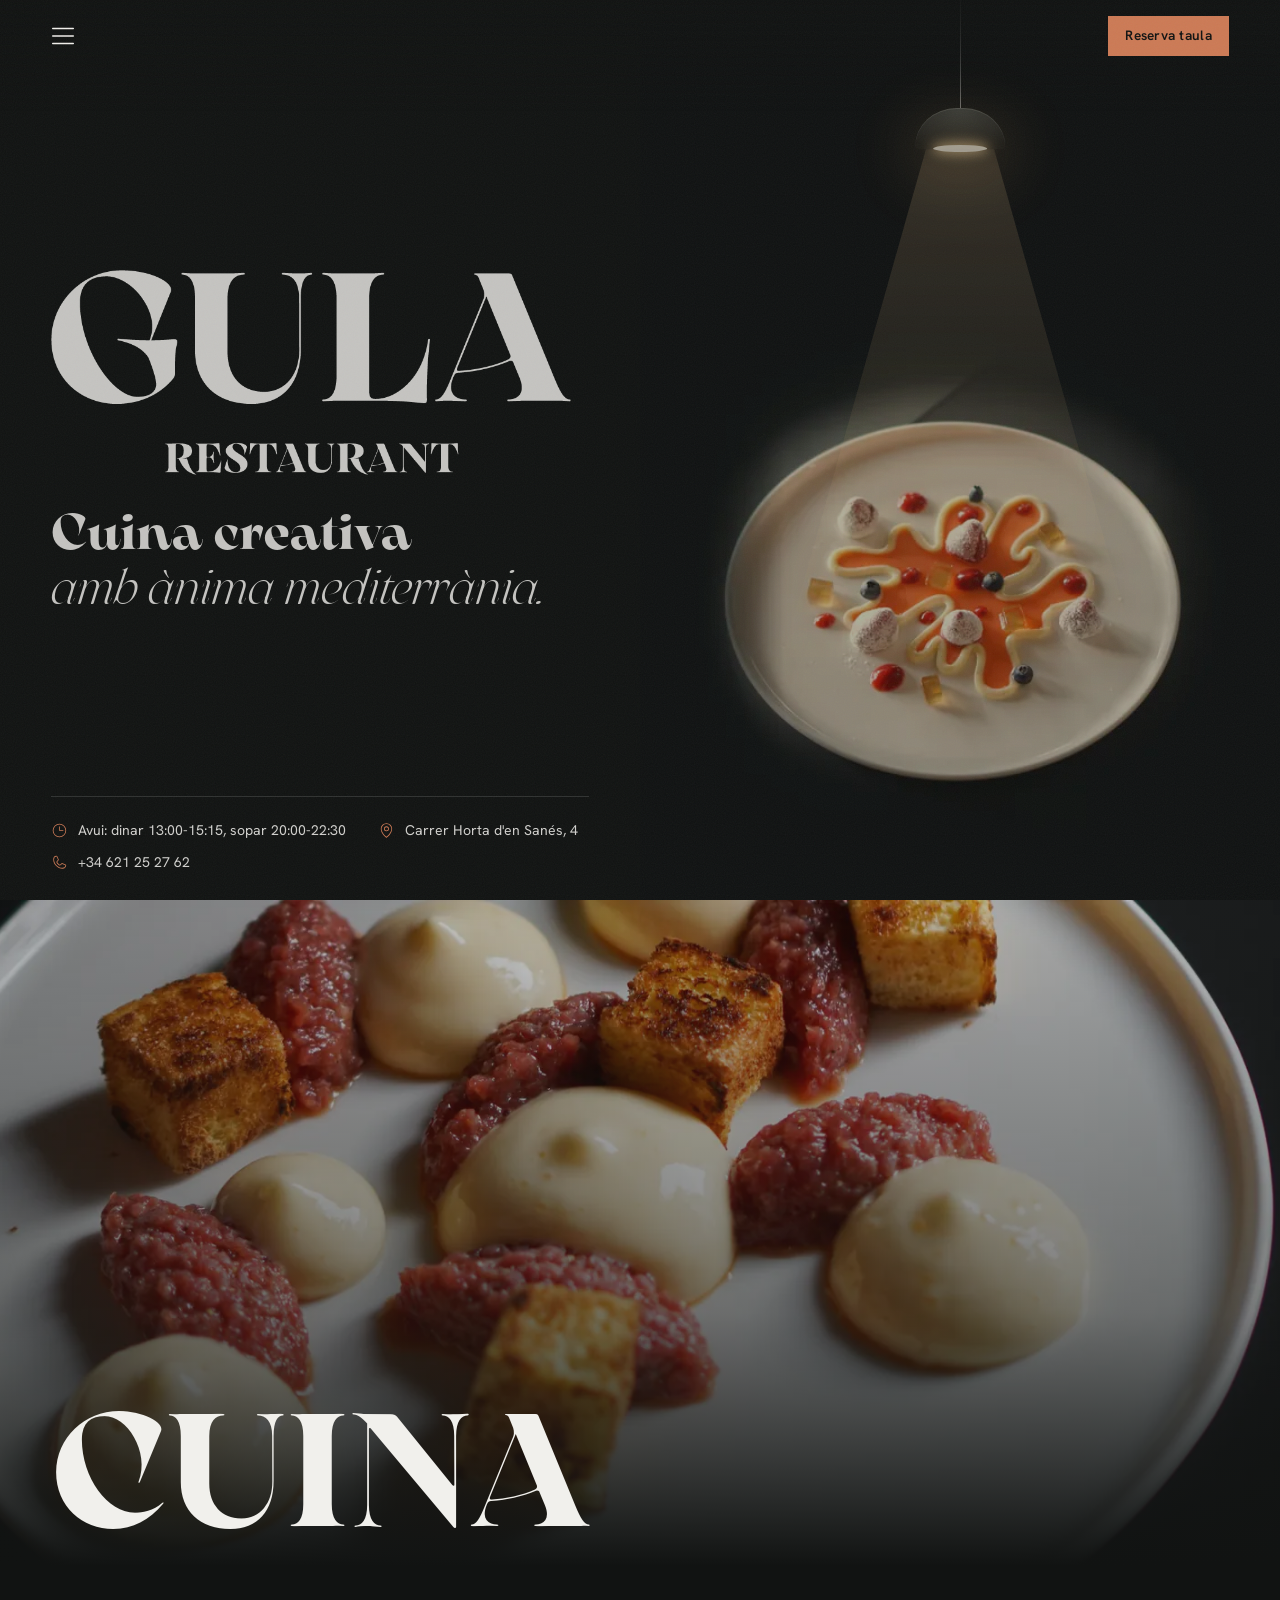
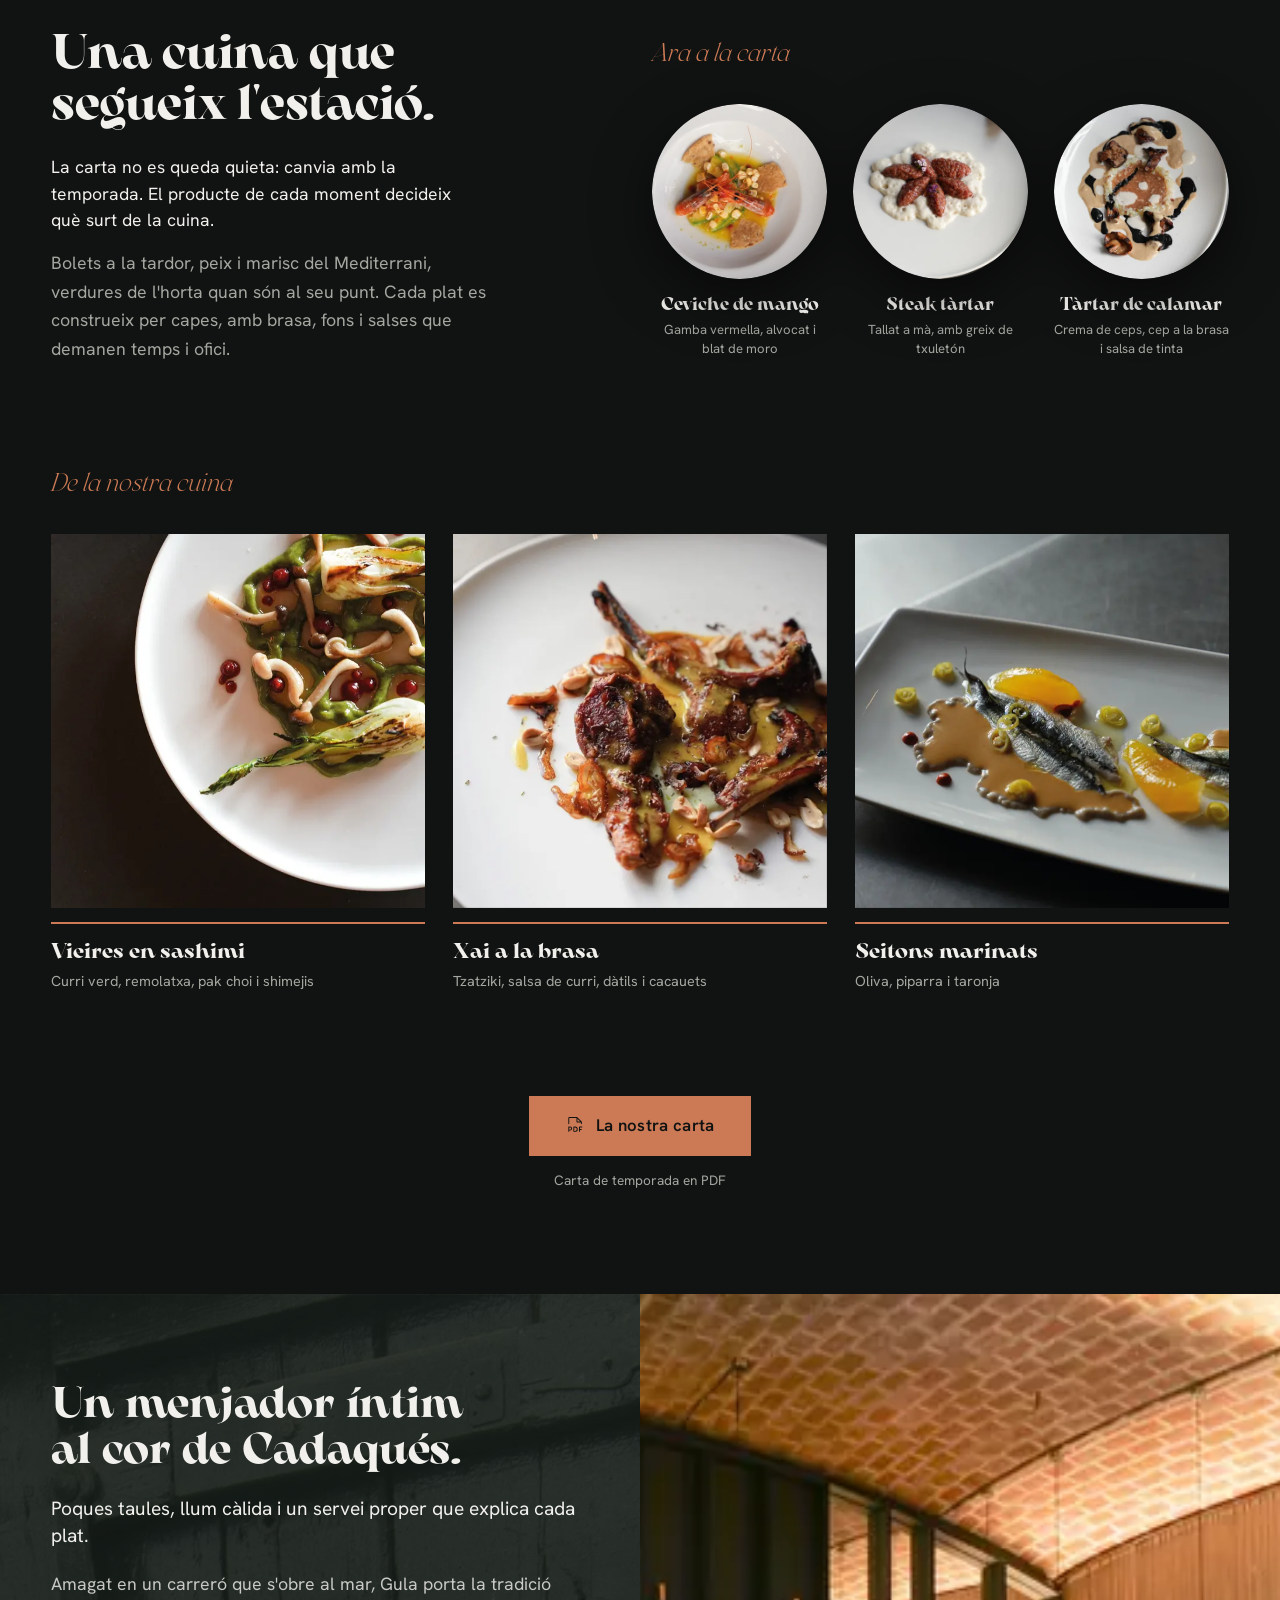
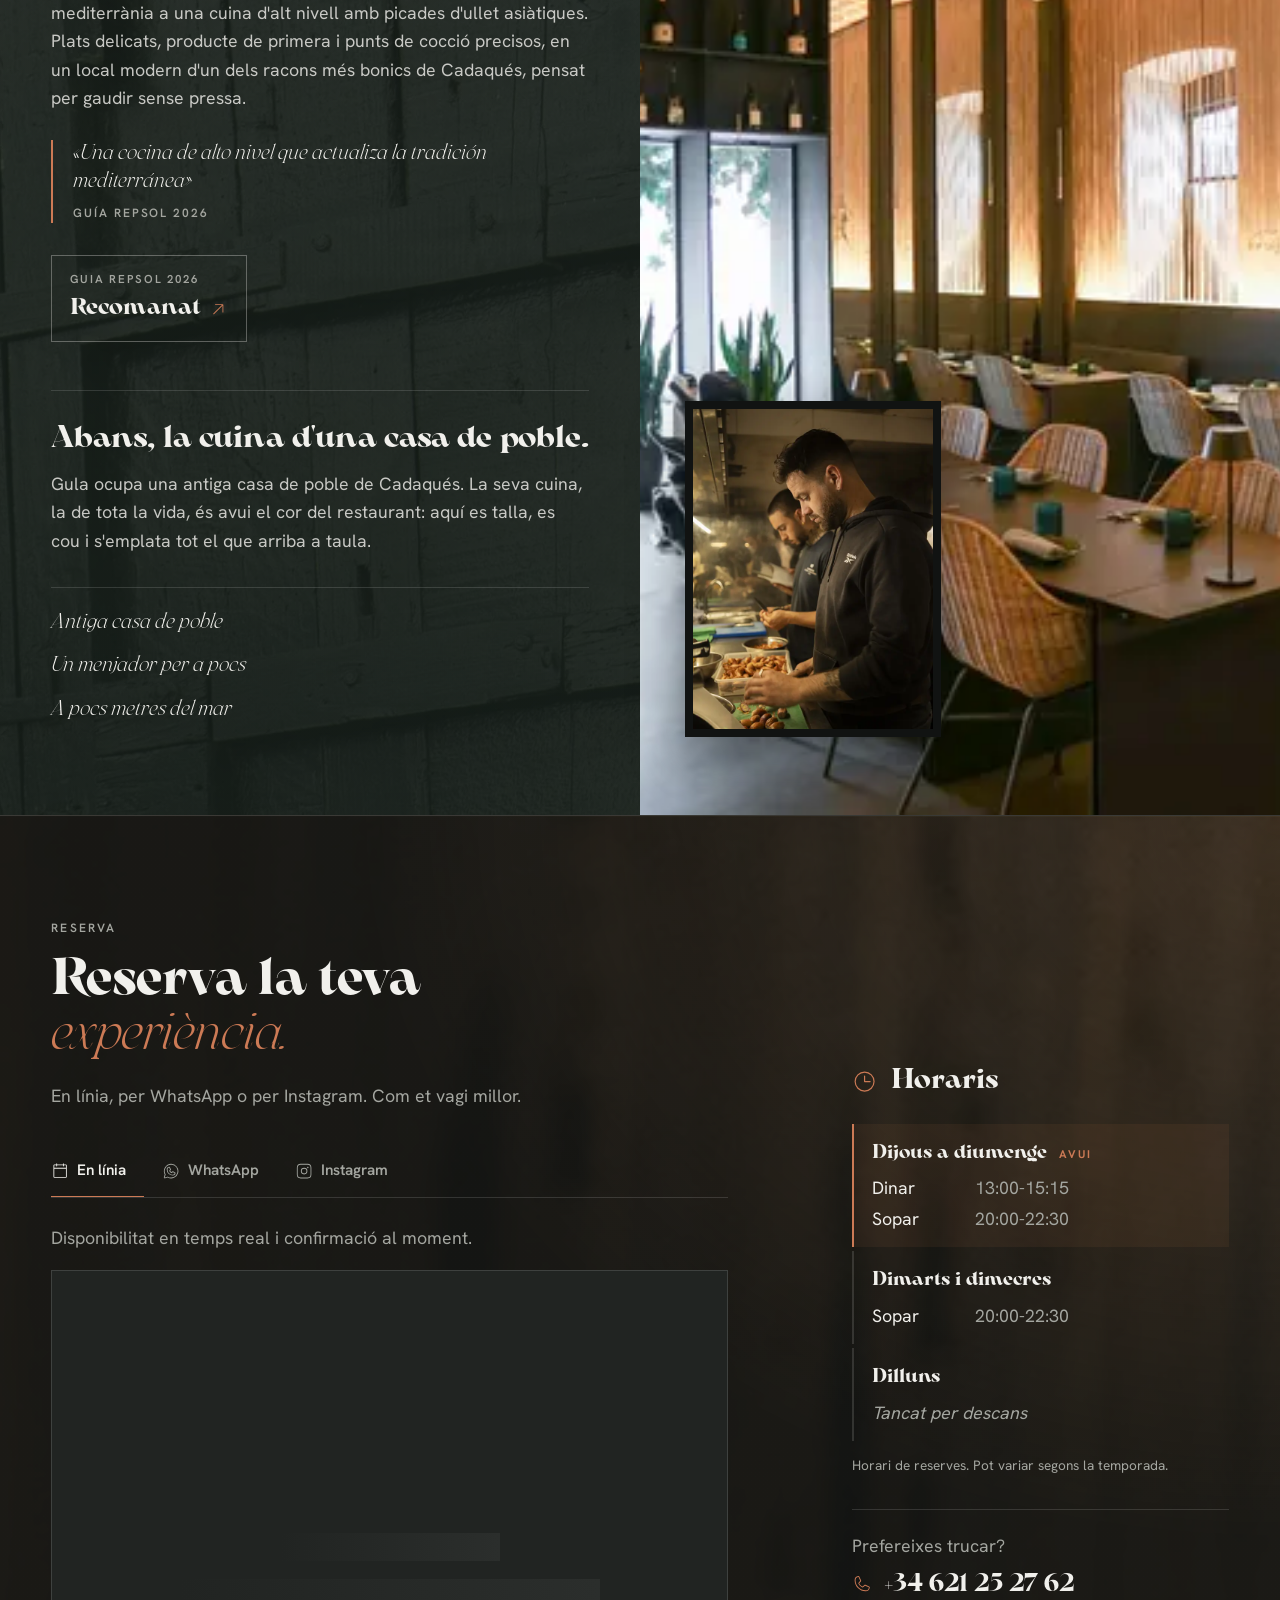
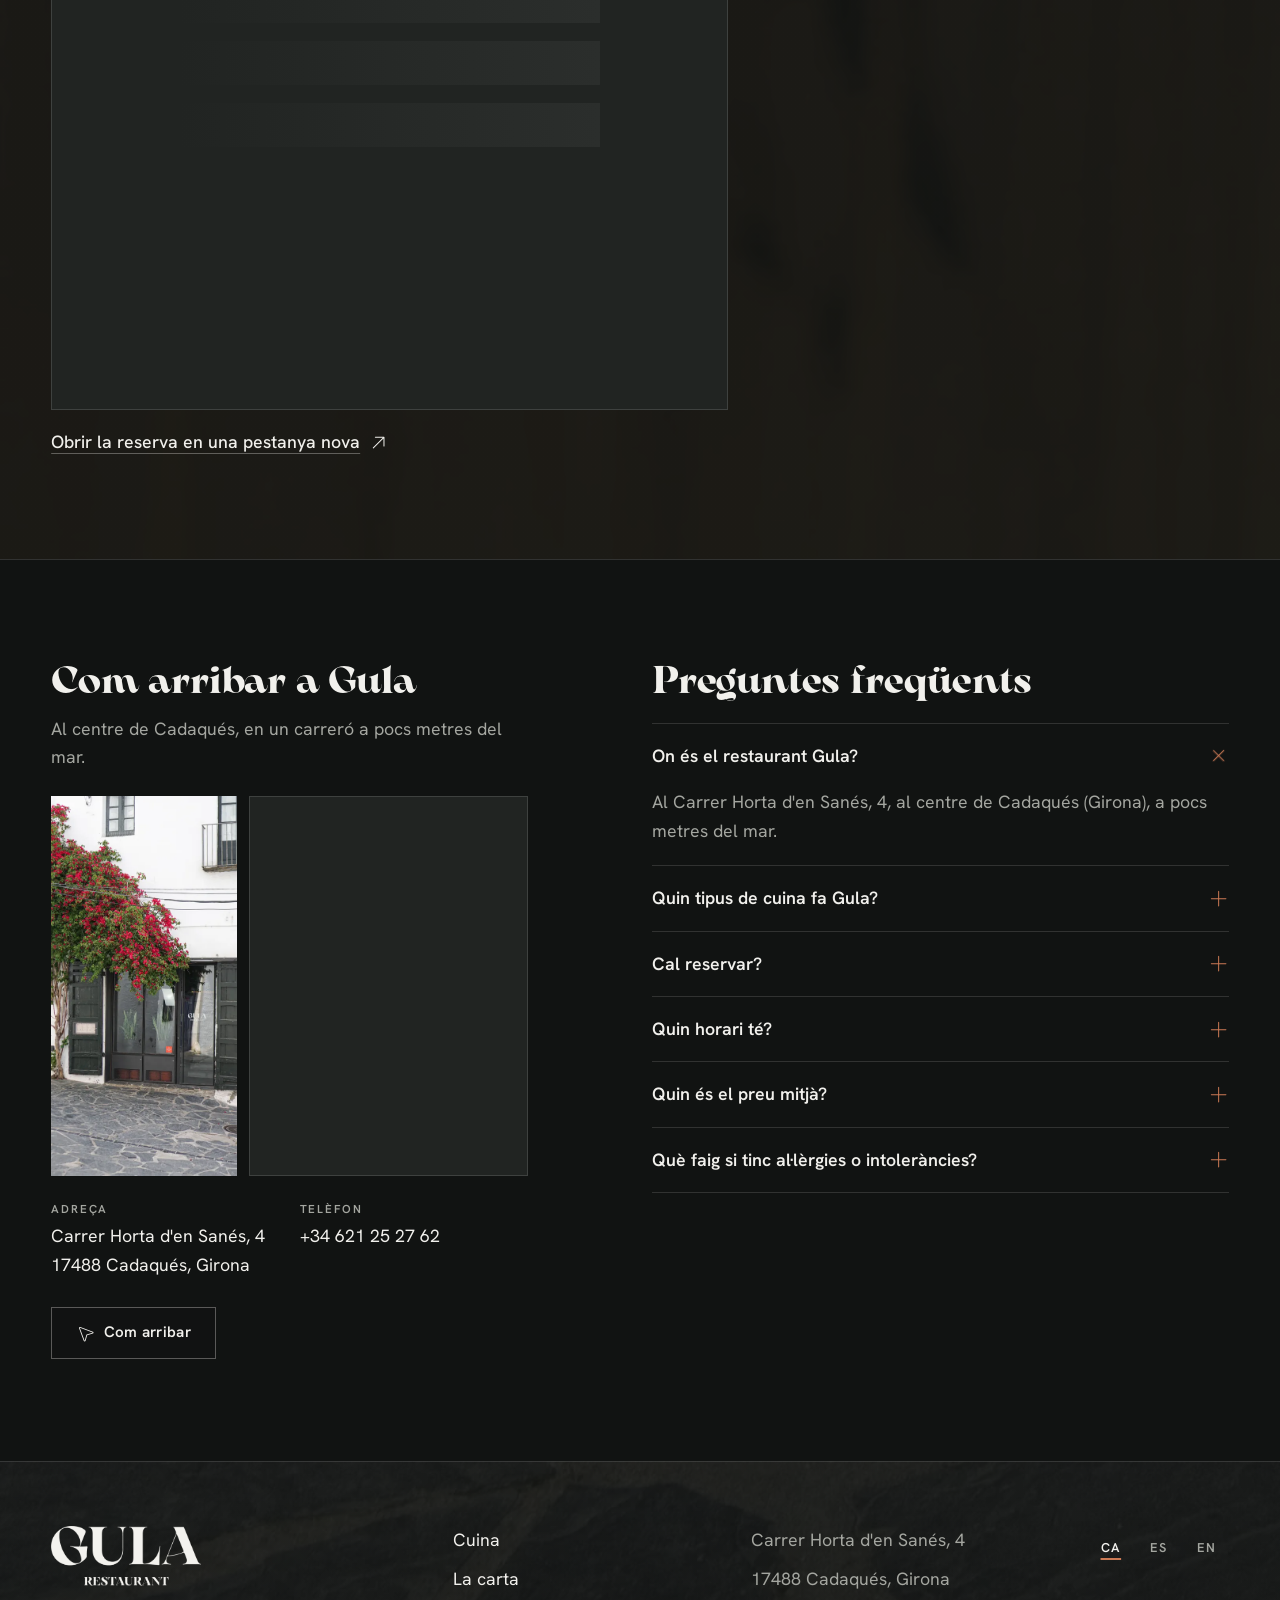
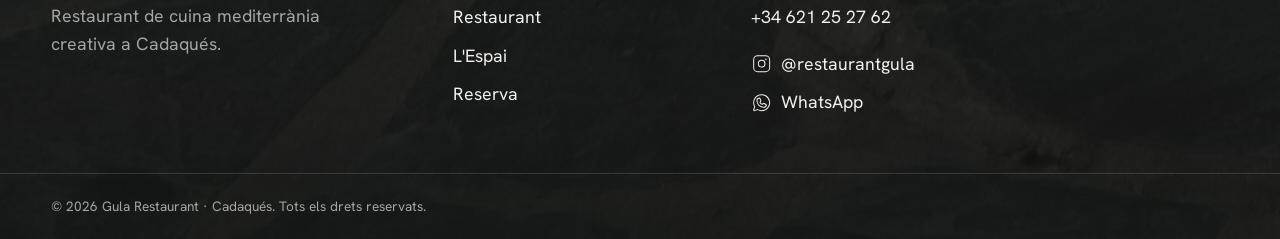
<file: gula-web/index.html>
<!doctype html>
<html lang="ca">
<head>
<meta charset="utf-8">
<meta name="viewport" content="width=device-width, initial-scale=1, viewport-fit=cover">
<title>Gula | Restaurant de cuina creativa a Cadaqués</title>
<meta name="description" content="Restaurant de cuina mediterrània creativa al centre de Cadaqués, recomanat per la Guia Repsol 2026. Peix i carn a la brasa i carta de temporada. Reserva taula.">
<meta name="keywords" content="restaurant Cadaqués, on menjar a Cadaqués, cuina creativa Cadaqués, cuina mediterrània creativa, restaurant Costa Brava, restaurant Empordà, Guia Repsol Cadaqués, peix a la brasa Cadaqués, sopar a Cadaqués">
<meta name="robots" content="index, follow, max-image-preview:large">
<meta name="geo.region" content="ES-CT">
<meta name="geo.placename" content="Cadaqués">
<meta name="geo.position" content="42.2892126;3.2814082">
<meta name="ICBM" content="42.2892126, 3.2814082">
<meta name="theme-color" content="#111312">
<script>document.documentElement.classList.add("js");try{var n=performance.getEntriesByType("navigation")[0];if(sessionStorage.getItem("gula-intro")&&!(n&&n.type==="reload"))document.documentElement.classList.add("no-intro");else sessionStorage.setItem("gula-intro","1")}catch(e){}</script>
<meta property="og:type" content="restaurant">
<meta property="og:site_name" content="Gula Restaurant">
<meta property="og:locale" content="ca_ES">
<meta property="og:title" content="Gula | Restaurant de cuina creativa a Cadaqués">
<meta property="og:description" content="Restaurant de cuina mediterrània creativa al centre de Cadaqués, recomanat per la Guia Repsol 2026. Peix i carn a la brasa i carta de temporada. Reserva taula.">
<meta name="twitter:card" content="summary_large_image">
<meta property="og:image" content="assets/img/og.jpg">
<link rel="icon" href="favicon.ico" sizes="any">
<link rel="icon" type="image/png" href="assets/img/favicon-512.png">
<link rel="apple-touch-icon" href="assets/img/apple-touch-icon.png">
<link rel="preload" href="assets/fonts/arsenica-bold.woff2" as="font" type="font/woff2" crossorigin>
<link rel="preload" href="assets/fonts/hanken-grotesk.woff2" as="font" type="font/woff2" crossorigin>
<link rel="preload" as="image" type="image/webp" imagesrcset="assets/img/plat-llum-640.webp 640w, assets/img/plat-llum-1080.webp 1080w, assets/img/plat-llum-1600.webp 1600w, assets/img/plat-llum-2200.webp 2200w" imagesizes="(min-width: 1024px) 50vw, 100vw" fetchpriority="high">
<link rel="stylesheet" href="assets/styles.css">
<script type="application/ld+json">{"@context":"https://schema.org","@graph":[{"@type":"Restaurant","@id":"#restaurant","name":"Gula Restaurant","alternateName":"Gula Cadaqués","description":"Restaurant de cuina mediterrània creativa al centre de Cadaqués, recomanat per la Guia Repsol 2026. Peix i carn a la brasa i carta de temporada. Reserva taula.","servesCuisine":["Cuina mediterrània creativa","Mediterranean","Creative"],"priceRange":"€€€","telephone":"+34621252762","address":{"@type":"PostalAddress","streetAddress":"Carrer Horta d'en Sanés, 4","postalCode":"17488","addressLocality":"Cadaqués","addressRegion":"Girona","addressCountry":"ES"},"geo":{"@type":"GeoCoordinates","latitude":42.2892126,"longitude":3.2814082},"hasMap":"https://maps.google.com/?cid=5223975124710653241","openingHoursSpecification":[{"@type":"OpeningHoursSpecification","dayOfWeek":["Sunday","Thursday","Friday","Saturday"],"opens":"13:00","closes":"15:15"},{"@type":"OpeningHoursSpecification","dayOfWeek":["Sunday","Tuesday","Wednesday","Thursday","Friday","Saturday"],"opens":"20:00","closes":"22:30"}],"acceptsReservations":"https://gulacadaques.myrestoo.net/ca/reservar","award":"Guía Repsol 2026 · Recomendado","keywords":"restaurant Cadaqués, on menjar a Cadaqués, cuina creativa Cadaqués, cuina mediterrània creativa, restaurant Costa Brava, restaurant Empordà, Guia Repsol Cadaqués, peix a la brasa Cadaqués, sopar a Cadaqués","sameAs":["https://www.instagram.com/restaurantgula/","https://maps.google.com/?cid=5223975124710653241","https://www.guiarepsol.com/es/fichas/restaurante/gula-334979/","https://www.tripadvisor.com/Restaurant_Review-g580326-d27119287-Reviews-Restaurant_Gula_Cadaques-Cadaques_Costa_Brava_Province_of_Girona_Catalonia.html"],"inLanguage":"ca"},{"@type":"FAQPage","mainEntity":[{"@type":"Question","name":"On és el restaurant Gula?","acceptedAnswer":{"@type":"Answer","text":"Al Carrer Horta d'en Sanés, 4, al centre de Cadaqués (Girona), a pocs metres del mar."}},{"@type":"Question","name":"Quin tipus de cuina fa Gula?","acceptedAnswer":{"@type":"Answer","text":"Cuina mediterrània creativa amb accents asiàtics: producte local i de temporada, peix i carn a la brasa i una carta que canvia amb cada estació. Gula és restaurant recomanat a la Guia Repsol 2026."}},{"@type":"Question","name":"Cal reservar?","acceptedAnswer":{"@type":"Answer","text":"És molt recomanable, perquè el menjador és petit. Pots reservar en línia, per WhatsApp, per Instagram o trucant al +34 621 25 27 62."}},{"@type":"Question","name":"Quin horari té?","acceptedAnswer":{"@type":"Answer","text":"Dijous a diumenge: dinar 13:00-15:15 i sopar 20:00-22:30. Dimarts i dimecres: sopar 20:00-22:30. Dilluns: tancat per descans. L'horari pot variar segons la temporada."}},{"@type":"Question","name":"Quin és el preu mitjà?","acceptedAnswer":{"@type":"Answer","text":"Segons la Guia Repsol, entre 35 i 60 € per persona."}},{"@type":"Question","name":"Què faig si tinc al·lèrgies o intoleràncies?","acceptedAnswer":{"@type":"Answer","text":"Indica-ho en fer la reserva o comenta-ho a l'equip de sala abans de demanar."}}]}]}</script>
</head>
<body data-page="home">
<div class="intro" data-intro aria-hidden="true">
  <svg class="intro__logo" viewBox="0 0 852 337" role="presentation">
    <defs>
      <mask id="intro-bites" maskUnits="userSpaceOnUse" x="-120" y="-120" width="1092" height="577">
        <rect x="-120" y="-120" width="1092" height="577" fill="#fff"/>
        <g transform="translate(846 6)"><g class="intro__bite" style="--n:0" fill="#000"><circle r="150"/><circle cx="150.0" cy="0.0" r="33.0"/><circle cx="121.4" cy="88.2" r="33.0"/><circle cx="46.4" cy="142.7" r="33.0"/><circle cx="-46.4" cy="142.7" r="33.0"/><circle cx="-121.4" cy="88.2" r="33.0"/><circle cx="-150.0" cy="0.0" r="33.0"/><circle cx="-121.4" cy="-88.2" r="33.0"/><circle cx="-46.4" cy="-142.7" r="33.0"/><circle cx="46.4" cy="-142.7" r="33.0"/><circle cx="121.4" cy="-88.2" r="33.0"/></g></g>
        <g transform="translate(-6 330)"><g class="intro__bite" style="--n:1" fill="#000"><circle r="168"/><circle cx="168.0" cy="0.0" r="37.0"/><circle cx="135.9" cy="98.7" r="37.0"/><circle cx="51.9" cy="159.8" r="37.0"/><circle cx="-51.9" cy="159.8" r="37.0"/><circle cx="-135.9" cy="98.7" r="37.0"/><circle cx="-168.0" cy="0.0" r="37.0"/><circle cx="-135.9" cy="-98.7" r="37.0"/><circle cx="-51.9" cy="-159.8" r="37.0"/><circle cx="51.9" cy="-159.8" r="37.0"/><circle cx="135.9" cy="-98.7" r="37.0"/></g></g>
        <g transform="translate(420 -30)"><g class="intro__bite" style="--n:2" fill="#000"><circle r="128"/><circle cx="128.0" cy="0.0" r="28.2"/><circle cx="103.6" cy="75.2" r="28.2"/><circle cx="39.6" cy="121.7" r="28.2"/><circle cx="-39.6" cy="121.7" r="28.2"/><circle cx="-103.6" cy="75.2" r="28.2"/><circle cx="-128.0" cy="0.0" r="28.2"/><circle cx="-103.6" cy="-75.2" r="28.2"/><circle cx="-39.6" cy="-121.7" r="28.2"/><circle cx="39.6" cy="-121.7" r="28.2"/><circle cx="103.6" cy="-75.2" r="28.2"/></g></g>
        <g transform="translate(610 360)"><g class="intro__bite" style="--n:3" fill="#000"><circle r="150"/><circle cx="150.0" cy="0.0" r="33.0"/><circle cx="121.4" cy="88.2" r="33.0"/><circle cx="46.4" cy="142.7" r="33.0"/><circle cx="-46.4" cy="142.7" r="33.0"/><circle cx="-121.4" cy="88.2" r="33.0"/><circle cx="-150.0" cy="0.0" r="33.0"/><circle cx="-121.4" cy="-88.2" r="33.0"/><circle cx="-46.4" cy="-142.7" r="33.0"/><circle cx="46.4" cy="-142.7" r="33.0"/><circle cx="121.4" cy="-88.2" r="33.0"/></g></g>
        <g transform="translate(890 250)"><g class="intro__bite" style="--n:4" fill="#000"><circle r="138"/><circle cx="138.0" cy="0.0" r="30.4"/><circle cx="111.6" cy="81.1" r="30.4"/><circle cx="42.6" cy="131.2" r="30.4"/><circle cx="-42.6" cy="131.2" r="30.4"/><circle cx="-111.6" cy="81.1" r="30.4"/><circle cx="-138.0" cy="0.0" r="30.4"/><circle cx="-111.6" cy="-81.1" r="30.4"/><circle cx="-42.6" cy="-131.2" r="30.4"/><circle cx="42.6" cy="-131.2" r="30.4"/><circle cx="111.6" cy="-81.1" r="30.4"/></g></g>
      </mask>
    </defs>
    <image href="assets/img/logo-blanc.png" width="852" height="337" mask="url(#intro-bites)"/>
  </svg>
</div>
<a class="skip-link" href="#main">Salta al contingut</a>
<header class="site-header" data-header>
  <button class="nav-toggle" type="button" aria-controls="drawer" aria-expanded="false" data-nav-open>
    <svg class="icon" aria-hidden="true" focusable="false" xmlns="http://www.w3.org/2000/svg" viewBox="0 0 256 256" fill="currentColor"><path d="M222,128a6,6,0,0,1-6,6H40a6,6,0,0,1,0-12H216A6,6,0,0,1,222,128ZM40,70H216a6,6,0,0,0,0-12H40a6,6,0,0,0,0,12ZM216,186H40a6,6,0,0,0,0,12H216a6,6,0,0,0,0-12Z"/></svg><span class="sr-only">Obrir la navegació</span>
  </button>
  <a class="site-header__logo" href="" aria-label="Gula Restaurant, inici">
    <img src="assets/img/logo-blanc.png" alt="" width="852" height="337">
  </a>
  <a class="btn btn--accent btn--sm site-header__cta" href="#reserva">Reserva taula</a>
</header>
<dialog class="drawer" id="drawer" aria-label="Navegació" data-drawer>
  <div class="drawer__panel">
    <div class="drawer__top">
      <button class="drawer__close" type="button" data-nav-close><svg class="icon" aria-hidden="true" focusable="false" xmlns="http://www.w3.org/2000/svg" viewBox="0 0 256 256" fill="currentColor"><path d="M204.24,195.76a6,6,0,1,1-8.48,8.48L128,136.49,60.24,204.24a6,6,0,0,1-8.48-8.48L119.51,128,51.76,60.24a6,6,0,0,1,8.48-8.48L128,119.51l67.76-67.75a6,6,0,0,1,8.48,8.48L136.49,128Z"/></svg><span class="sr-only">Tancar la navegació</span></button>
    </div>
    <a class="drawer__logo" href="" aria-label="Gula Restaurant, inici" data-nav-link>
      <img src="assets/img/logo-blanc.png" alt="" width="852" height="337">
    </a>
    <nav class="drawer__nav">
      <ul>
        <li style="--i:0"><a href="#restaurant" data-nav-link data-preview="volta">Restaurant</a></li>
        <li style="--i:1"><a href="#espai" data-nav-link data-preview="cuina-equip">L'Espai</a></li>
        <li style="--i:2"><a href="#cuina" data-nav-link data-preview="plat-ceviche">Cuina</a></li>
        <li style="--i:3"><a href="assets/carta-gula.pdf" data-nav-link data-preview="carta-taula" target="_blank" rel="noopener" type="application/pdf">La carta<span class="sr-only"> (PDF) (s'obre en una pestanya nova)</span></a></li>
        <li style="--i:4"><a href="#reserva" data-nav-link data-preview="taula-servei">Reserva</a></li>
      </ul>
    </nav>
    <div class="drawer__extra">
      <div class="drawer__social">
        <a href="https://www.instagram.com/restaurantgula/" target="_blank" rel="noopener"><svg class="icon" aria-hidden="true" focusable="false" xmlns="http://www.w3.org/2000/svg" viewBox="0 0 256 256" fill="currentColor"><path d="M128,82a46,46,0,1,0,46,46A46.06,46.06,0,0,0,128,82Zm0,80a34,34,0,1,1,34-34A34,34,0,0,1,128,162ZM176,26H80A54.06,54.06,0,0,0,26,80v96a54.06,54.06,0,0,0,54,54h96a54.06,54.06,0,0,0,54-54V80A54.06,54.06,0,0,0,176,26Zm42,150a42,42,0,0,1-42,42H80a42,42,0,0,1-42-42V80A42,42,0,0,1,80,38h96a42,42,0,0,1,42,42ZM190,76a10,10,0,1,1-10-10A10,10,0,0,1,190,76Z"/></svg><span class="sr-only">Instagram (s'obre en una pestanya nova)</span></a>
        <a href="https://wa.me/34621252762" target="_blank" rel="noopener"><svg class="icon" aria-hidden="true" focusable="false" xmlns="http://www.w3.org/2000/svg" viewBox="0 0 256 256" fill="currentColor"><path d="M186.68,146.63l-32-16a6,6,0,0,0-6,.38L133,141.46A42.49,42.49,0,0,1,114.54,123L125,107.33a6,6,0,0,0,.38-6l-16-32A6,6,0,0,0,104,66a38,38,0,0,0-38,38,86.1,86.1,0,0,0,86,86,38,38,0,0,0,38-38A6,6,0,0,0,186.68,146.63ZM152,178a74.09,74.09,0,0,1-74-74,26,26,0,0,1,22.42-25.75l12.66,25.32-10.39,15.58a6,6,0,0,0-.54,5.63,54.43,54.43,0,0,0,29.07,29.07,6,6,0,0,0,5.63-.54l15.58-10.39,25.32,12.66A26,26,0,0,1,152,178ZM128,26A102,102,0,0,0,38.35,176.69L26.73,211.56a14,14,0,0,0,17.71,17.71l34.87-11.62A102,102,0,1,0,128,26Zm0,192a90,90,0,0,1-45.06-12.08,6.09,6.09,0,0,0-3-.81,6.2,6.2,0,0,0-1.9.31L40.65,217.88a2,2,0,0,1-2.53-2.53L50.58,178a6,6,0,0,0-.5-4.91A90,90,0,1,1,128,218Z"/></svg><span class="sr-only">WhatsApp (s'obre en una pestanya nova)</span></a>
        <a href="tel:+34621252762"><svg class="icon" aria-hidden="true" focusable="false" xmlns="http://www.w3.org/2000/svg" viewBox="0 0 256 256" fill="currentColor"><path d="M221.59,160.3l-47.24-21.17a14,14,0,0,0-13.28,1.22,4.81,4.81,0,0,0-.56.42l-24.69,21a1.88,1.88,0,0,1-1.68.06c-15.87-7.66-32.31-24-40-39.65a1.91,1.91,0,0,1,0-1.68l21.07-25a6.13,6.13,0,0,0,.42-.58,14,14,0,0,0,1.12-13.27L95.73,34.49a14,14,0,0,0-14.56-8.38A54.24,54.24,0,0,0,34,80c0,78.3,63.7,142,142,142a54.25,54.25,0,0,0,53.89-47.17A14,14,0,0,0,221.59,160.3ZM176,210C104.32,210,46,151.68,46,80A42.23,42.23,0,0,1,82.67,38h.23a2,2,0,0,1,1.84,1.31l21.1,47.11a2,2,0,0,1,0,1.67L84.73,113.15a4.73,4.73,0,0,0-.43.57,14,14,0,0,0-.91,13.73c8.87,18.16,27.17,36.32,45.53,45.19a14,14,0,0,0,13.77-1c.19-.13.38-.27.56-.42l24.68-21a1.92,1.92,0,0,1,1.6-.1l47.25,21.17a2,2,0,0,1,1.21,2A42.24,42.24,0,0,1,176,210Z"/></svg><span class="sr-only">+34 621 25 27 62</span></a>
      </div>
    </div>
    <ul class="drawer__langs" aria-label="Idioma">
<li><a href="" hreflang="ca" lang="ca" aria-current="true"><span aria-hidden="true">CA</span><span class="sr-only">Català</span></a></li>
<li><a href="es/" hreflang="es" lang="es"><span aria-hidden="true">ES</span><span class="sr-only">Español</span></a></li>
<li><a href="en/" hreflang="en" lang="en"><span aria-hidden="true">EN</span><span class="sr-only">English</span></a></li>
</ul>
  </div>
  <div class="drawer__preview" aria-hidden="true" data-nav-close-area>
    <div class="drawer__shot is-active" data-shot="volta"><img src="assets/img/volta-1080.webp" srcset="assets/img/volta-640.webp 640w, assets/img/volta-1080.webp 1080w, assets/img/volta-1600.webp 1600w" sizes="60vw" width="2000" height="1333" alt="" loading="lazy" decoding="async"></div>
    <div class="drawer__shot" data-shot="cuina-equip"><img src="assets/img/cuina-equip-1080.webp" srcset="assets/img/cuina-equip-640.webp 640w, assets/img/cuina-equip-1080.webp 1080w, assets/img/cuina-equip-1600.webp 1600w, assets/img/cuina-equip-2200.webp 2200w" sizes="60vw" width="4000" height="6000" alt="" loading="lazy" decoding="async"></div>
    <div class="drawer__shot" data-shot="plat-ceviche"><img src="assets/img/plat-ceviche-1080.webp" srcset="assets/img/plat-ceviche-640.webp 640w, assets/img/plat-ceviche-1080.webp 1080w, assets/img/plat-ceviche-1600.webp 1600w" sizes="60vw" width="1560" height="1950" alt="" loading="lazy" decoding="async"></div>
    <div class="drawer__shot" data-shot="carta-taula"><img src="assets/img/carta-taula-1080.webp" srcset="assets/img/carta-taula-640.webp 640w, assets/img/carta-taula-1080.webp 1080w, assets/img/carta-taula-1600.webp 1600w" sizes="60vw" width="1638" height="2048" alt="" loading="lazy" decoding="async"></div>
    <div class="drawer__shot" data-shot="taula-servei"><img src="assets/img/taula-servei-1080.webp" srcset="assets/img/taula-servei-640.webp 640w, assets/img/taula-servei-1080.webp 1080w, assets/img/taula-servei-1600.webp 1600w" sizes="60vw" width="1560" height="1949" alt="" loading="lazy" decoding="async"></div>
  </div>
</dialog>
<main id="main">
  <section class="hero" aria-labelledby="hero-title" data-hero>
    <div class="hero__media">
      <div class="lamp" aria-hidden="true">
        <span class="lamp__cord"></span><span class="lamp__shade"></span>
        <span class="lamp__light"><span class="lamp__dim"><span class="lamp__bulb"></span><span class="lamp__beam"></span></span></span>
      </div>
      <div class="hero__dishwrap">
        <img class="hero__dish" src="assets/img/plat-llum-1080.webp" srcset="assets/img/plat-llum-640.webp 640w, assets/img/plat-llum-1080.webp 1080w, assets/img/plat-llum-1600.webp 1600w, assets/img/plat-llum-2200.webp 2200w" sizes="(min-width: 1024px) 50vw, 100vw" width="2000" height="2500" alt="Postres de Gula sota la llum d'una làmpada: crema, coulis vermell, merengues i fruits del bosc" loading="eager" fetchpriority="high" decoding="async">
      </div>
    </div>
    <div class="hero__panel">
      <div class="hero__content">
        <h1 class="hero__title" id="hero-title" data-glow>
          <span class="sr-only">Gula, restaurant de cuina creativa a Cadaqués.</span>
          <span class="hero__logo" data-glow-line aria-hidden="true">
            <img src="assets/img/logo-blanc.png" alt="" width="852" height="337">
            <span class="hero__logo-glow"><span></span></span>
          </span>
          <span class="hero__line" data-glow-line data-text="Cuina creativa">Cuina creativa</span>
          <em class="hero__line hero__line--italic" data-glow-line data-text="amb ànima mediterrània.">amb ànima mediterrània.</em>
        </h1>
      </div>
      <ul class="hero__info">
        <li><svg class="icon" aria-hidden="true" focusable="false" xmlns="http://www.w3.org/2000/svg" viewBox="0 0 256 256" fill="currentColor"><path d="M128,26A102,102,0,1,0,230,128,102.12,102.12,0,0,0,128,26Zm0,192a90,90,0,1,1,90-90A90.1,90.1,0,0,1,128,218Zm62-90a6,6,0,0,1-6,6H128a6,6,0,0,1-6-6V72a6,6,0,0,1,12,0v50h50A6,6,0,0,1,190,128Z"/></svg><span data-today-hours>Dimarts a diumenge</span></li>
        <li><svg class="icon" aria-hidden="true" focusable="false" xmlns="http://www.w3.org/2000/svg" viewBox="0 0 256 256" fill="currentColor"><path d="M128,66a38,38,0,1,0,38,38A38,38,0,0,0,128,66Zm0,64a26,26,0,1,1,26-26A26,26,0,0,1,128,130Zm0-112a86.1,86.1,0,0,0-86,86c0,30.91,14.34,63.74,41.47,94.94a252.32,252.32,0,0,0,41.09,38,6,6,0,0,0,6.88,0,252.32,252.32,0,0,0,41.09-38c27.13-31.2,41.47-64,41.47-94.94A86.1,86.1,0,0,0,128,18Zm0,206.51C113,212.93,54,163.62,54,104a74,74,0,0,1,148,0C202,163.62,143,212.93,128,224.51Z"/></svg><a href="https://www.google.com/maps/dir/?api=1&destination=Restaurant%20Gula%2C%20Carrer%20Horta%20d'en%20San%C3%A9s%204%2C%2017488%20Cadaqu%C3%A9s" target="_blank" rel="noopener">Carrer Horta d'en Sanés, 4</a></li>
        <li><svg class="icon" aria-hidden="true" focusable="false" xmlns="http://www.w3.org/2000/svg" viewBox="0 0 256 256" fill="currentColor"><path d="M221.59,160.3l-47.24-21.17a14,14,0,0,0-13.28,1.22,4.81,4.81,0,0,0-.56.42l-24.69,21a1.88,1.88,0,0,1-1.68.06c-15.87-7.66-32.31-24-40-39.65a1.91,1.91,0,0,1,0-1.68l21.07-25a6.13,6.13,0,0,0,.42-.58,14,14,0,0,0,1.12-13.27L95.73,34.49a14,14,0,0,0-14.56-8.38A54.24,54.24,0,0,0,34,80c0,78.3,63.7,142,142,142a54.25,54.25,0,0,0,53.89-47.17A14,14,0,0,0,221.59,160.3ZM176,210C104.32,210,46,151.68,46,80A42.23,42.23,0,0,1,82.67,38h.23a2,2,0,0,1,1.84,1.31l21.1,47.11a2,2,0,0,1,0,1.67L84.73,113.15a4.73,4.73,0,0,0-.43.57,14,14,0,0,0-.91,13.73c8.87,18.16,27.17,36.32,45.53,45.19a14,14,0,0,0,13.77-1c.19-.13.38-.27.56-.42l24.68-21a1.92,1.92,0,0,1,1.6-.1l47.25,21.17a2,2,0,0,1,1.21,2A42.24,42.24,0,0,1,176,210Z"/></svg><a href="tel:+34621252762">+34 621 25 27 62</a></li>
      </ul>
    </div>
  </section>

  <section class="cuina" id="cuina" aria-labelledby="cuina-title">
    <div class="cuina__band" data-cuina-band>
      <img src="assets/img/plat-banda-1080.webp" srcset="assets/img/plat-banda-640.webp 640w, assets/img/plat-banda-1080.webp 1080w, assets/img/plat-banda-1600.webp 1600w, assets/img/plat-banda-2200.webp 2200w" sizes="100vw" width="2400" height="1100" alt="Plat de Gula emplatat sobre un fons fosc" loading="lazy" decoding="async">
    </div>
    <div class="cuina__sticky" data-cuina-sticky aria-hidden="true">
      <p class="cuina__word">Cuina</p>
    </div>
    <div class="wrap cuina__body">
      <div class="season">
        <div class="season__text">
          <h2 class="display cuina__title" id="cuina-title" data-reveal>Una cuina que segueix l'estació.</h2>
          <p class="cuina__lead" data-reveal>La carta no es queda quieta: canvia amb la temporada. El producte de cada moment decideix què surt de la cuina.</p>
          <p class="season__more" data-reveal>Bolets a la tardor, peix i marisc del Mediterrani, verdures de l'horta quan són al seu punt. Cada plat es construeix per capes, amb brasa, fons i salses que demanen temps i ofici.</p>
        </div>
        <div class="season__plates">
          <h3 class="block-title" data-reveal>Ara a la carta</h3>
          <ul class="plates">
            <li class="plate" data-fx="plate" style="--i:0">
              <div class="plate__img"><img src="assets/img/rodo-ceviche-1080.webp" srcset="assets/img/rodo-ceviche-640.webp 640w, assets/img/rodo-ceviche-1080.webp 1080w" sizes="(min-width: 1024px) 15vw, 30vw" width="900" height="900" alt="Ceviche de mango. Gamba vermella, alvocat i blat de moro. Gula, Cadaqués" loading="lazy" decoding="async"></div>
              <p class="plate__name">Ceviche de mango</p>
              <p class="plate__desc">Gamba vermella, alvocat i blat de moro</p>
            </li><li class="plate" data-fx="plate" style="--i:1">
              <div class="plate__img"><img src="assets/img/rodo-tartar-1080.webp" srcset="assets/img/rodo-tartar-640.webp 640w, assets/img/rodo-tartar-1080.webp 1080w" sizes="(min-width: 1024px) 15vw, 30vw" width="900" height="900" alt="Steak tàrtar. Tallat a mà, amb greix de txuletón. Gula, Cadaqués" loading="lazy" decoding="async"></div>
              <p class="plate__name">Steak tàrtar</p>
              <p class="plate__desc">Tallat a mà, amb greix de txuletón</p>
            </li><li class="plate" data-fx="plate" style="--i:2">
              <div class="plate__img"><img src="assets/img/rodo-calamar-1080.webp" srcset="assets/img/rodo-calamar-640.webp 640w, assets/img/rodo-calamar-1080.webp 1080w" sizes="(min-width: 1024px) 15vw, 30vw" width="900" height="900" alt="Tàrtar de calamar. Crema de ceps, cep a la brasa i salsa de tinta. Gula, Cadaqués" loading="lazy" decoding="async"></div>
              <p class="plate__name">Tàrtar de calamar</p>
              <p class="plate__desc">Crema de ceps, cep a la brasa i salsa de tinta</p>
            </li>
          </ul>
        </div>
      </div>

      <div class="gallery">
        <h3 class="block-title" data-reveal>De la nostra cuina</h3>
        <ul class="gallery__list" data-carousel>
          <li class="card" data-fx="card" style="--i:0">
            <figure>
              <div class="card__img"><img src="assets/img/plat-temporada-1080.webp" srcset="assets/img/plat-temporada-640.webp 640w, assets/img/plat-temporada-1080.webp 1080w, assets/img/plat-temporada-1600.webp 1600w" sizes="(min-width: 1024px) 30vw, 78vw" width="1560" height="2048" alt="Vieires en sashimi. Curri verd, remolatxa, pak choi i shimejis. Gula, Cadaqués" loading="lazy" decoding="async"></div>
              <figcaption><span class="card__name">Vieires en sashimi</span><span class="card__desc">Curri verd, remolatxa, pak choi i shimejis</span></figcaption>
            </figure>
          </li><li class="card" data-fx="card" style="--i:1">
            <figure>
              <div class="card__img"><img src="assets/img/plat-xai-1080.webp" srcset="assets/img/plat-xai-640.webp 640w, assets/img/plat-xai-1080.webp 1080w, assets/img/plat-xai-1600.webp 1600w" sizes="(min-width: 1024px) 30vw, 78vw" width="1440" height="1801" alt="Xai a la brasa. Tzatziki, salsa de curri, dàtils i cacauets. Gula, Cadaqués" loading="lazy" decoding="async"></div>
              <figcaption><span class="card__name">Xai a la brasa</span><span class="card__desc">Tzatziki, salsa de curri, dàtils i cacauets</span></figcaption>
            </figure>
          </li><li class="card" data-fx="card" style="--i:2">
            <figure>
              <div class="card__img"><img src="assets/img/plat-seitons-1080.webp" srcset="assets/img/plat-seitons-640.webp 640w, assets/img/plat-seitons-1080.webp 1080w, assets/img/plat-seitons-1600.webp 1600w" sizes="(min-width: 1024px) 30vw, 78vw" width="1638" height="2048" alt="Seitons marinats. Oliva, piparra i taronja. Gula, Cadaqués" loading="lazy" decoding="async"></div>
              <figcaption><span class="card__name">Seitons marinats</span><span class="card__desc">Oliva, piparra i taronja</span></figcaption>
            </figure>
          </li>
        </ul>
      </div>

      <div class="cuina__end" data-reveal>
        <a class="btn btn--accent btn--lg" href="assets/carta-gula.pdf" target="_blank" rel="noopener" type="application/pdf"><svg class="icon" aria-hidden="true" focusable="false" xmlns="http://www.w3.org/2000/svg" viewBox="0 0 256 256" fill="currentColor"><path d="M222,152a6,6,0,0,1-6,6H190v20h18a6,6,0,0,1,0,12H190v18a6,6,0,0,1-12,0V152a6,6,0,0,1,6-6h32A6,6,0,0,1,222,152ZM90,172a26,26,0,0,1-26,26H54v10a6,6,0,0,1-12,0V152a6,6,0,0,1,6-6H64A26,26,0,0,1,90,172Zm-12,0a14,14,0,0,0-14-14H54v28H64A14,14,0,0,0,78,172Zm84,8a34,34,0,0,1-34,34H112a6,6,0,0,1-6-6V152a6,6,0,0,1,6-6h16A34,34,0,0,1,162,180Zm-12,0a22,22,0,0,0-22-22H118v44h10A22,22,0,0,0,150,180ZM42,112V40A14,14,0,0,1,56,26h96a6,6,0,0,1,4.25,1.76l56,56A6,6,0,0,1,214,88v24a6,6,0,0,1-12,0V94H152a6,6,0,0,1-6-6V38H56a2,2,0,0,0-2,2v72a6,6,0,0,1-12,0ZM158,82h35.52L158,46.48Z"/></svg>La nostra carta<span class="sr-only"> (PDF) (s'obre en una pestanya nova)</span></a>
        <p>Carta de temporada en PDF</p>
      </div>
    </div>
  </section>

  <section class="band" id="restaurant" aria-labelledby="restaurant-title">
    <div class="band__text tex tex--door">
      <div class="band__inner">
        <h2 class="display band__title" id="restaurant-title" data-reveal>Un menjador íntim al cor de Cadaqués.</h2>
        <p class="band__lead" data-reveal>Poques taules, llum càlida i un servei proper que explica cada plat.</p>
        <p data-reveal>Amagat en un carreró que s'obre al mar, Gula porta la tradició mediterrània a una cuina d'alt nivell amb picades d'ullet asiàtiques. Plats delicats, producte de primera i punts de cocció precisos, en un local modern d'un dels racons més bonics de Cadaqués, pensat per gaudir sense pressa.</p>
        <blockquote class="quote" data-reveal>
          <p lang="es">«Una cocina de alto nivel que actualiza la tradición mediterránea»</p>
          <cite>Guía Repsol 2026</cite>
        </blockquote>
        <a class="repsol" href="https://www.guiarepsol.com/es/fichas/restaurante/gula-334979/" target="_blank" rel="noopener" data-reveal>
          <span class="repsol__top">Guia Repsol 2026</span>
          <span class="repsol__bottom">Recomanat<svg class="icon" aria-hidden="true" focusable="false" xmlns="http://www.w3.org/2000/svg" viewBox="0 0 256 256" fill="currentColor"><path d="M198,64V168a6,6,0,0,1-12,0V78.48L68.24,196.24a6,6,0,0,1-8.48-8.48L177.52,70H88a6,6,0,0,1,0-12H192A6,6,0,0,1,198,64Z"/></svg></span>
          <span class="sr-only">(s'obre en una pestanya nova)</span>
        </a>
        <div class="band__sub" id="espai" data-reveal>
          <h3 class="display band__subtitle">Abans, la cuina d'una casa de poble.</h3>
          <p>Gula ocupa una antiga casa de poble de Cadaqués. La seva cuina, la de tota la vida, és avui el cor del restaurant: aquí es talla, es cou i s'emplata tot el que arriba a taula.</p>
          <ul class="facts">
            <li>Antiga casa de poble</li>
            <li>Un menjador per a pocs</li>
            <li>A pocs metres del mar</li>
          </ul>
        </div>
      </div>
    </div>
    <div class="band__media band__media--duo">
      <figure class="duo duo--main" data-fx="curtain"><img src="assets/img/volta-1080.webp" srcset="assets/img/volta-640.webp 640w, assets/img/volta-1080.webp 1080w, assets/img/volta-1600.webp 1600w" sizes="(min-width: 900px) 50vw, 50vw" width="2000" height="1333" alt="Menjador de Gula sota una volta catalana de maó, amb llum càlida i cadires de vímet" loading="lazy" decoding="async"></figure>
      <figure class="duo duo--second" data-fx="wipe"><img src="assets/img/cuina-equip-1080.webp" srcset="assets/img/cuina-equip-640.webp 640w, assets/img/cuina-equip-1080.webp 1080w, assets/img/cuina-equip-1600.webp 1600w, assets/img/cuina-equip-2200.webp 2200w" sizes="(min-width: 900px) 30vw, 50vw" width="4000" height="6000" alt="Cuiners de Gula preparant producte a la cuina del restaurant durant el servei" loading="lazy" decoding="async"></figure>
    </div>
  </section>

  <section class="section reserva tex tex--amber" id="reserva" aria-labelledby="reserva-title" data-reserva>
    <div class="wrap reserva__grid">
      <div class="reserva__main">
        <p class="eyebrow">Reserva</p>
        <h2 class="display reserva__title" id="reserva-title"><span>Reserva la teva</span> <em>experiència.</em></h2>
        <p class="reserva__intro">En línia, per WhatsApp o per Instagram. Com et vagi millor.</p>

        <div class="tabs" data-tabs>
          <div class="tabs__list" role="tablist" aria-label="Reserva">
            <button class="tabs__tab" type="button" role="tab" id="tab-online" aria-controls="panel-online" aria-selected="true"><svg class="icon" aria-hidden="true" focusable="false" xmlns="http://www.w3.org/2000/svg" viewBox="0 0 256 256" fill="currentColor"><path d="M208,34H182V24a6,6,0,0,0-12,0V34H86V24a6,6,0,0,0-12,0V34H48A14,14,0,0,0,34,48V208a14,14,0,0,0,14,14H208a14,14,0,0,0,14-14V48A14,14,0,0,0,208,34ZM48,46H74V56a6,6,0,0,0,12,0V46h84V56a6,6,0,0,0,12,0V46h26a2,2,0,0,1,2,2V82H46V48A2,2,0,0,1,48,46ZM208,210H48a2,2,0,0,1-2-2V94H210V208A2,2,0,0,1,208,210Z"/></svg>En línia</button>
            <button class="tabs__tab" type="button" role="tab" id="tab-whatsapp" aria-controls="panel-whatsapp" aria-selected="false" tabindex="-1"><svg class="icon" aria-hidden="true" focusable="false" xmlns="http://www.w3.org/2000/svg" viewBox="0 0 256 256" fill="currentColor"><path d="M186.68,146.63l-32-16a6,6,0,0,0-6,.38L133,141.46A42.49,42.49,0,0,1,114.54,123L125,107.33a6,6,0,0,0,.38-6l-16-32A6,6,0,0,0,104,66a38,38,0,0,0-38,38,86.1,86.1,0,0,0,86,86,38,38,0,0,0,38-38A6,6,0,0,0,186.68,146.63ZM152,178a74.09,74.09,0,0,1-74-74,26,26,0,0,1,22.42-25.75l12.66,25.32-10.39,15.58a6,6,0,0,0-.54,5.63,54.43,54.43,0,0,0,29.07,29.07,6,6,0,0,0,5.63-.54l15.58-10.39,25.32,12.66A26,26,0,0,1,152,178ZM128,26A102,102,0,0,0,38.35,176.69L26.73,211.56a14,14,0,0,0,17.71,17.71l34.87-11.62A102,102,0,1,0,128,26Zm0,192a90,90,0,0,1-45.06-12.08,6.09,6.09,0,0,0-3-.81,6.2,6.2,0,0,0-1.9.31L40.65,217.88a2,2,0,0,1-2.53-2.53L50.58,178a6,6,0,0,0-.5-4.91A90,90,0,1,1,128,218Z"/></svg>WhatsApp</button>
            <button class="tabs__tab" type="button" role="tab" id="tab-instagram" aria-controls="panel-instagram" aria-selected="false" tabindex="-1"><svg class="icon" aria-hidden="true" focusable="false" xmlns="http://www.w3.org/2000/svg" viewBox="0 0 256 256" fill="currentColor"><path d="M128,82a46,46,0,1,0,46,46A46.06,46.06,0,0,0,128,82Zm0,80a34,34,0,1,1,34-34A34,34,0,0,1,128,162ZM176,26H80A54.06,54.06,0,0,0,26,80v96a54.06,54.06,0,0,0,54,54h96a54.06,54.06,0,0,0,54-54V80A54.06,54.06,0,0,0,176,26Zm42,150a42,42,0,0,1-42,42H80a42,42,0,0,1-42-42V80A42,42,0,0,1,80,38h96a42,42,0,0,1,42,42ZM190,76a10,10,0,1,1-10-10A10,10,0,0,1,190,76Z"/></svg>Instagram</button>
          </div>

          <div class="tabs__panel" role="tabpanel" id="panel-online" aria-labelledby="tab-online" tabindex="0">
            <p class="tabs__note">Disponibilitat en temps real i confirmació al moment.</p>
            <div class="restoo" data-restoo>
              <div class="restoo__skeleton" aria-hidden="true"><span></span><span></span><span></span><span></span></div>
              <iframe data-src="https://gulacadaques.myrestoo.net/ca/reservar" title="Reserva de taula a Gula Restaurant" loading="lazy" allow="payment"></iframe>
            </div>
            <a class="text-link" href="https://gulacadaques.myrestoo.net/ca/reservar" target="_blank" rel="noopener">Obrir la reserva en una pestanya nova<svg class="icon" aria-hidden="true" focusable="false" xmlns="http://www.w3.org/2000/svg" viewBox="0 0 256 256" fill="currentColor"><path d="M198,64V168a6,6,0,0,1-12,0V78.48L68.24,196.24a6,6,0,0,1-8.48-8.48L177.52,70H88a6,6,0,0,1,0-12H192A6,6,0,0,1,198,64Z"/></svg></a>
          </div>

          <div class="tabs__panel" role="tabpanel" id="panel-whatsapp" aria-labelledby="tab-whatsapp" tabindex="0" hidden>
            <p class="tabs__note">Omple-ho i t'obrirem WhatsApp amb el missatge a punt. Nosaltres et confirmem la taula.</p>
            <form class="wa-form" novalidate data-wa-form>
              <div class="field field--full">
                <label for="wa-name">Nom</label>
                <input id="wa-name" name="name" type="text" autocomplete="name" required aria-describedby="wa-name-err">
                <p class="field__error" id="wa-name-err" hidden></p>
              </div>
              <div class="field">
                <label for="wa-date">Dia</label>
                <input id="wa-date" name="date" type="date" required aria-describedby="wa-date-err">
                <p class="field__error" id="wa-date-err" hidden></p>
              </div>
              <div class="field">
                <label for="wa-time">Hora</label>
                <select id="wa-time" name="time" required disabled aria-describedby="wa-time-err">
                  <option value="">Tria primer el dia</option>
                </select>
                <p class="field__error" id="wa-time-err" hidden></p>
              </div>
              <div class="field">
                <label for="wa-people">Persones</label>
                <select id="wa-people" name="people"><option value="1">1 persona</option><option value="2" selected>2 persones</option><option value="3">3 persones</option><option value="4">4 persones</option><option value="5">5 persones</option><option value="6">6 persones</option><option value="7">7 persones</option><option value="8">8 persones</option><option value="+8">Més de 8</option></select>
              </div>
              <div class="field field--full">
                <label for="wa-notes">Al·lèrgies o comentaris (opcional)</label>
                <textarea id="wa-notes" name="notes" rows="3"></textarea>
              </div>
              <div class="field field--full">
                <button class="btn btn--accent" type="submit"><svg class="icon" aria-hidden="true" focusable="false" xmlns="http://www.w3.org/2000/svg" viewBox="0 0 256 256" fill="currentColor"><path d="M186.68,146.63l-32-16a6,6,0,0,0-6,.38L133,141.46A42.49,42.49,0,0,1,114.54,123L125,107.33a6,6,0,0,0,.38-6l-16-32A6,6,0,0,0,104,66a38,38,0,0,0-38,38,86.1,86.1,0,0,0,86,86,38,38,0,0,0,38-38A6,6,0,0,0,186.68,146.63ZM152,178a74.09,74.09,0,0,1-74-74,26,26,0,0,1,22.42-25.75l12.66,25.32-10.39,15.58a6,6,0,0,0-.54,5.63,54.43,54.43,0,0,0,29.07,29.07,6,6,0,0,0,5.63-.54l15.58-10.39,25.32,12.66A26,26,0,0,1,152,178ZM128,26A102,102,0,0,0,38.35,176.69L26.73,211.56a14,14,0,0,0,17.71,17.71l34.87-11.62A102,102,0,1,0,128,26Zm0,192a90,90,0,0,1-45.06-12.08,6.09,6.09,0,0,0-3-.81,6.2,6.2,0,0,0-1.9.31L40.65,217.88a2,2,0,0,1-2.53-2.53L50.58,178a6,6,0,0,0-.5-4.91A90,90,0,1,1,128,218Z"/></svg>Enviar per WhatsApp</button>
                <p class="wa-form__status" role="status" aria-live="polite"></p>
              </div>
            </form>
          </div>

          <div class="tabs__panel" role="tabpanel" id="panel-instagram" aria-labelledby="tab-instagram" tabindex="0" hidden>
            <div class="ig-panel">
              <h3 class="ig-panel__title">Escriu-nos per Instagram</h3>
              <p>Envia'ns un missatge directe amb el dia, l'hora i quants sereu, i et confirmem la taula.</p>
              <a class="btn btn--accent" href="https://ig.me/m/restaurantgula" target="_blank" rel="noopener"><svg class="icon" aria-hidden="true" focusable="false" xmlns="http://www.w3.org/2000/svg" viewBox="0 0 256 256" fill="currentColor"><path d="M128,82a46,46,0,1,0,46,46A46.06,46.06,0,0,0,128,82Zm0,80a34,34,0,1,1,34-34A34,34,0,0,1,128,162ZM176,26H80A54.06,54.06,0,0,0,26,80v96a54.06,54.06,0,0,0,54,54h96a54.06,54.06,0,0,0,54-54V80A54.06,54.06,0,0,0,176,26Zm42,150a42,42,0,0,1-42,42H80a42,42,0,0,1-42-42V80A42,42,0,0,1,80,38h96a42,42,0,0,1,42,42ZM190,76a10,10,0,1,1-10-10A10,10,0,0,1,190,76Z"/></svg>Obrir Instagram<span class="sr-only"> (s'obre en una pestanya nova)</span></a>
            </div>
          </div>
        </div>
      </div>

      <aside class="reserva__side" aria-labelledby="hours-title">
        <h3 class="reserva__side-title" id="hours-title"><svg class="icon" aria-hidden="true" focusable="false" xmlns="http://www.w3.org/2000/svg" viewBox="0 0 256 256" fill="currentColor"><path d="M128,26A102,102,0,1,0,230,128,102.12,102.12,0,0,0,128,26Zm0,192a90,90,0,1,1,90-90A90.1,90.1,0,0,1,128,218Zm62-90a6,6,0,0,1-6,6H128a6,6,0,0,1-6-6V72a6,6,0,0,1,12,0v50h50A6,6,0,0,1,190,128Z"/></svg>Horaris</h3>
        <ul class="hours" data-hours>
        <li class="hours__row" data-days="4,5,6,0">
          <span class="hours__days">Dijous a diumenge<span class="hours__today">Avui</span></span>
          <span class="hours__slots"><span><span class="hours__svc">Dinar</span> 13:00-15:15</span><span><span class="hours__svc">Sopar</span> 20:00-22:30</span></span>
        </li>
        <li class="hours__row" data-days="2,3">
          <span class="hours__days">Dimarts i dimecres<span class="hours__today">Avui</span></span>
          <span class="hours__slots"><span><span class="hours__svc">Sopar</span> 20:00-22:30</span></span>
        </li>
        <li class="hours__row is-closed" data-days="1">
          <span class="hours__days">Dilluns<span class="hours__today">Avui</span></span>
          <span class="hours__slots"><span>Tancat per descans</span></span>
        </li>
        </ul>
        <p class="hours__note">Horari de reserves. Pot variar segons la temporada.</p>
        <div class="reserva__phone">
          <span>Prefereixes trucar?</span>
          <a href="tel:+34621252762"><svg class="icon" aria-hidden="true" focusable="false" xmlns="http://www.w3.org/2000/svg" viewBox="0 0 256 256" fill="currentColor"><path d="M221.59,160.3l-47.24-21.17a14,14,0,0,0-13.28,1.22,4.81,4.81,0,0,0-.56.42l-24.69,21a1.88,1.88,0,0,1-1.68.06c-15.87-7.66-32.31-24-40-39.65a1.91,1.91,0,0,1,0-1.68l21.07-25a6.13,6.13,0,0,0,.42-.58,14,14,0,0,0,1.12-13.27L95.73,34.49a14,14,0,0,0-14.56-8.38A54.24,54.24,0,0,0,34,80c0,78.3,63.7,142,142,142a54.25,54.25,0,0,0,53.89-47.17A14,14,0,0,0,221.59,160.3ZM176,210C104.32,210,46,151.68,46,80A42.23,42.23,0,0,1,82.67,38h.23a2,2,0,0,1,1.84,1.31l21.1,47.11a2,2,0,0,1,0,1.67L84.73,113.15a4.73,4.73,0,0,0-.43.57,14,14,0,0,0-.91,13.73c8.87,18.16,27.17,36.32,45.53,45.19a14,14,0,0,0,13.77-1c.19-.13.38-.27.56-.42l24.68-21a1.92,1.92,0,0,1,1.6-.1l47.25,21.17a2,2,0,0,1,1.21,2A42.24,42.24,0,0,1,176,210Z"/></svg>+34 621 25 27 62</a>
        </div>
      </aside>
    </div>
  </section>

  <section class="section info" id="ubicacio" aria-labelledby="visit-title">
    <div class="wrap info__grid">
      <div class="info__visit">
        <h2 class="display info__title" id="visit-title">Com arribar a Gula</h2>
        <p class="info__lead">Al centre de Cadaqués, en un carreró a pocs metres del mar.</p>
        <div class="info__pair">
          <figure class="info__facade"><img src="assets/img/facana-1080.webp" srcset="assets/img/facana-640.webp 640w, assets/img/facana-1080.webp 1080w" sizes="(min-width: 1024px) 20vw, 45vw" width="1333" height="2000" alt="Façana de Gula a Cadaqués: paret blanca, porta verda i buguenvíl·lea" loading="lazy" decoding="async"></figure>
          <div class="info__map">
          <iframe src="https://maps.google.com/maps?q=Restaurant%20Gula%2C%20Carrer%20Horta%20d'en%20San%C3%A9s%204%2C%2017488%20Cadaqu%C3%A9s&hl=ca&z=17&output=embed" title="Mapa amb la ubicació de Gula Restaurant a Cadaqués" loading="lazy" referrerpolicy="no-referrer-when-downgrade" allowfullscreen></iframe>
          </div>
        </div>
        <dl class="info__list">
          <div><dt>Adreça</dt><dd>Carrer Horta d'en Sanés, 4<br>17488 Cadaqués, Girona</dd></div>
          <div><dt>Telèfon</dt><dd><a href="tel:+34621252762">+34 621 25 27 62</a></dd></div>
        </dl>
        <a class="btn btn--ghost" href="https://www.google.com/maps/dir/?api=1&destination=Restaurant%20Gula%2C%20Carrer%20Horta%20d'en%20San%C3%A9s%204%2C%2017488%20Cadaqu%C3%A9s" target="_blank" rel="noopener"><svg class="icon" aria-hidden="true" focusable="false" xmlns="http://www.w3.org/2000/svg" viewBox="0 0 256 256" fill="currentColor"><path d="M236.65,108.1,60.72,42.83l-.13,0A14,14,0,0,0,42.78,60.59s0,.09,0,.13L108.1,236.65A13.77,13.77,0,0,0,121.28,246h.26a13.8,13.8,0,0,0,13.14-9.88l0-.15,22.14-79.1L236,134.73l.15,0a14,14,0,0,0,.53-26.58Zm-4,15.1-82.26,23a6,6,0,0,0-4.16,4.16l-23,82.26a1.85,1.85,0,0,1-1.86,1.36,1.82,1.82,0,0,1-1.92-1.35.61.61,0,0,0,0-.12L54.11,56.62a2,2,0,0,1,2.51-2.51l175.91,65.26.12,0a2,2,0,0,1,0,3.79Z"/></svg>Com arribar<span class="sr-only"> (s'obre en una pestanya nova)</span></a>
      </div>
      <div class="info__faq">
        <h2 class="display info__title" id="faq-title">Preguntes freqüents</h2>
        <div class="faq" aria-labelledby="faq-title">
          <details class="faq__item" open>
            <summary>On és el restaurant Gula?<svg class="icon" aria-hidden="true" focusable="false" xmlns="http://www.w3.org/2000/svg" viewBox="0 0 256 256" fill="currentColor"><path d="M222,128a6,6,0,0,1-6,6H134v82a6,6,0,0,1-12,0V134H40a6,6,0,0,1,0-12h82V40a6,6,0,0,1,12,0v82h82A6,6,0,0,1,222,128Z"/></svg></summary>
            <p>Al Carrer Horta d'en Sanés, 4, al centre de Cadaqués (Girona), a pocs metres del mar.</p>
          </details>
          <details class="faq__item">
            <summary>Quin tipus de cuina fa Gula?<svg class="icon" aria-hidden="true" focusable="false" xmlns="http://www.w3.org/2000/svg" viewBox="0 0 256 256" fill="currentColor"><path d="M222,128a6,6,0,0,1-6,6H134v82a6,6,0,0,1-12,0V134H40a6,6,0,0,1,0-12h82V40a6,6,0,0,1,12,0v82h82A6,6,0,0,1,222,128Z"/></svg></summary>
            <p>Cuina mediterrània creativa amb accents asiàtics: producte local i de temporada, peix i carn a la brasa i una carta que canvia amb cada estació. Gula és restaurant recomanat a la Guia Repsol 2026.</p>
          </details>
          <details class="faq__item">
            <summary>Cal reservar?<svg class="icon" aria-hidden="true" focusable="false" xmlns="http://www.w3.org/2000/svg" viewBox="0 0 256 256" fill="currentColor"><path d="M222,128a6,6,0,0,1-6,6H134v82a6,6,0,0,1-12,0V134H40a6,6,0,0,1,0-12h82V40a6,6,0,0,1,12,0v82h82A6,6,0,0,1,222,128Z"/></svg></summary>
            <p>És molt recomanable, perquè el menjador és petit. Pots reservar en línia, per WhatsApp, per Instagram o trucant al +34 621 25 27 62.</p>
          </details>
          <details class="faq__item">
            <summary>Quin horari té?<svg class="icon" aria-hidden="true" focusable="false" xmlns="http://www.w3.org/2000/svg" viewBox="0 0 256 256" fill="currentColor"><path d="M222,128a6,6,0,0,1-6,6H134v82a6,6,0,0,1-12,0V134H40a6,6,0,0,1,0-12h82V40a6,6,0,0,1,12,0v82h82A6,6,0,0,1,222,128Z"/></svg></summary>
            <p>Dijous a diumenge: dinar 13:00-15:15 i sopar 20:00-22:30. Dimarts i dimecres: sopar 20:00-22:30. Dilluns: tancat per descans. L'horari pot variar segons la temporada.</p>
          </details>
          <details class="faq__item">
            <summary>Quin és el preu mitjà?<svg class="icon" aria-hidden="true" focusable="false" xmlns="http://www.w3.org/2000/svg" viewBox="0 0 256 256" fill="currentColor"><path d="M222,128a6,6,0,0,1-6,6H134v82a6,6,0,0,1-12,0V134H40a6,6,0,0,1,0-12h82V40a6,6,0,0,1,12,0v82h82A6,6,0,0,1,222,128Z"/></svg></summary>
            <p>Segons la Guia Repsol, entre 35 i 60 € per persona.</p>
          </details>
          <details class="faq__item">
            <summary>Què faig si tinc al·lèrgies o intoleràncies?<svg class="icon" aria-hidden="true" focusable="false" xmlns="http://www.w3.org/2000/svg" viewBox="0 0 256 256" fill="currentColor"><path d="M222,128a6,6,0,0,1-6,6H134v82a6,6,0,0,1-12,0V134H40a6,6,0,0,1,0-12h82V40a6,6,0,0,1,12,0v82h82A6,6,0,0,1,222,128Z"/></svg></summary>
            <p>Indica-ho en fer la reserva o comenta-ho a l'equip de sala abans de demanar.</p>
          </details>
        </div>
      </div>
    </div>
  </section>
</main>
<footer class="site-footer tex tex--slate">
  <div class="wrap site-footer__grid">
    <div class="site-footer__brand">
      <img src="assets/img/logo-blanc.png" alt="Gula Restaurant" width="852" height="337" loading="lazy">
      <p>Restaurant de cuina mediterrània creativa a Cadaqués.</p>
    </div>
    <nav class="site-footer__nav" aria-label="Footer">
      <a href="#cuina">Cuina</a>
      <a href="assets/carta-gula.pdf" target="_blank" rel="noopener" type="application/pdf">La carta<span class="sr-only"> (PDF) (s'obre en una pestanya nova)</span></a>
      <a href="#restaurant">Restaurant</a>
      <a href="#espai">L'Espai</a>
      <a href="#reserva">Reserva</a>
    </nav>
    <address class="site-footer__contact">
      <span>Carrer Horta d'en Sanés, 4</span>
      <span>17488 Cadaqués, Girona</span>
      <a href="tel:+34621252762">+34 621 25 27 62</a>
      <span class="site-footer__social">
        <a href="https://www.instagram.com/restaurantgula/" target="_blank" rel="noopener"><svg class="icon" aria-hidden="true" focusable="false" xmlns="http://www.w3.org/2000/svg" viewBox="0 0 256 256" fill="currentColor"><path d="M128,82a46,46,0,1,0,46,46A46.06,46.06,0,0,0,128,82Zm0,80a34,34,0,1,1,34-34A34,34,0,0,1,128,162ZM176,26H80A54.06,54.06,0,0,0,26,80v96a54.06,54.06,0,0,0,54,54h96a54.06,54.06,0,0,0,54-54V80A54.06,54.06,0,0,0,176,26Zm42,150a42,42,0,0,1-42,42H80a42,42,0,0,1-42-42V80A42,42,0,0,1,80,38h96a42,42,0,0,1,42,42ZM190,76a10,10,0,1,1-10-10A10,10,0,0,1,190,76Z"/></svg>@restaurantgula</a>
        <a href="https://wa.me/34621252762" target="_blank" rel="noopener"><svg class="icon" aria-hidden="true" focusable="false" xmlns="http://www.w3.org/2000/svg" viewBox="0 0 256 256" fill="currentColor"><path d="M186.68,146.63l-32-16a6,6,0,0,0-6,.38L133,141.46A42.49,42.49,0,0,1,114.54,123L125,107.33a6,6,0,0,0,.38-6l-16-32A6,6,0,0,0,104,66a38,38,0,0,0-38,38,86.1,86.1,0,0,0,86,86,38,38,0,0,0,38-38A6,6,0,0,0,186.68,146.63ZM152,178a74.09,74.09,0,0,1-74-74,26,26,0,0,1,22.42-25.75l12.66,25.32-10.39,15.58a6,6,0,0,0-.54,5.63,54.43,54.43,0,0,0,29.07,29.07,6,6,0,0,0,5.63-.54l15.58-10.39,25.32,12.66A26,26,0,0,1,152,178ZM128,26A102,102,0,0,0,38.35,176.69L26.73,211.56a14,14,0,0,0,17.71,17.71l34.87-11.62A102,102,0,1,0,128,26Zm0,192a90,90,0,0,1-45.06-12.08,6.09,6.09,0,0,0-3-.81,6.2,6.2,0,0,0-1.9.31L40.65,217.88a2,2,0,0,1-2.53-2.53L50.58,178a6,6,0,0,0-.5-4.91A90,90,0,1,1,128,218Z"/></svg>WhatsApp</a>
      </span>
    </address>
    <ul class="site-footer__langs" aria-label="Idioma">
<li><a href="" hreflang="ca" lang="ca" aria-current="true"><span aria-hidden="true">CA</span><span class="sr-only">Català</span></a></li>
<li><a href="es/" hreflang="es" lang="es"><span aria-hidden="true">ES</span><span class="sr-only">Español</span></a></li>
<li><a href="en/" hreflang="en" lang="en"><span aria-hidden="true">EN</span><span class="sr-only">English</span></a></li>
</ul>
  </div>
  <div class="wrap site-footer__bottom">
    <p>© <span data-year>2026</span> Gula Restaurant · Cadaqués. Tots els drets reservats.</p>
  </div>
</footer>
<a class="fab-wa" href="https://wa.me/34621252762?text=Hola%20Gula!%20Vull%20reservar%20taula." target="_blank" rel="noopener" data-fab><svg class="icon" aria-hidden="true" focusable="false" xmlns="http://www.w3.org/2000/svg" viewBox="0 0 256 256" fill="currentColor"><path d="M152.58,145.23l23,11.48A24,24,0,0,1,152,176a72.08,72.08,0,0,1-72-72A24,24,0,0,1,99.29,80.46l11.48,23L101,118a8,8,0,0,0-.73,7.51,56.47,56.47,0,0,0,30.15,30.15A8,8,0,0,0,138,155ZM232,128A104,104,0,0,1,79.12,219.82L45.07,231.17a16,16,0,0,1-20.24-20.24l11.35-34.05A104,104,0,1,1,232,128Zm-40,24a8,8,0,0,0-4.42-7.16l-32-16a8,8,0,0,0-8,.5l-14.69,9.8a40.55,40.55,0,0,1-16-16l9.8-14.69a8,8,0,0,0,.5-8l-16-32A8,8,0,0,0,104,64a40,40,0,0,0-40,40,88.1,88.1,0,0,0,88,88A40,40,0,0,0,192,152Z"/></svg><span class="sr-only">Reserva per WhatsApp (s'obre en una pestanya nova)</span></a>
<script type="application/json" id="gula-data">{"lang":"ca","whatsapp":"34621252762","services":{"lunch":{"from":"13:00","to":"15:15"},"dinner":{"from":"20:00","to":"22:30"}},"week":{"0":["lunch","dinner"],"1":[],"2":["dinner"],"3":["dinner"],"4":["lunch","dinner"],"5":["lunch","dinner"],"6":["lunch","dinner"]},"slotMinutes":30,"maxPeople":8,"wa":{"intro":"Omple-ho i t'obrirem WhatsApp amb el missatge a punt. Nosaltres et confirmem la taula.","name":"Nom","date":"Dia","time":"Hora","timePick":"Tria primer el dia","timeChoose":"Tria una hora","people":"Persones","person":"persona","persons":"persones","more":"Més de 8","notes":"Al·lèrgies o comentaris (opcional)","submit":"Enviar per WhatsApp","lunch":"Dinar","dinner":"Sopar","errName":"Digue'ns a nom de qui reservem.","errDate":"Tria un dia.","errMonday":"Els dilluns el restaurant és tancat. Tria un altre dia.","errPast":"Aquest dia ja ha passat.","errTime":"Tria una hora.","errNoSlots":"Per avui ja no queden hores. Prova un altre dia.","msgHello":"Hola Gula! Vull reservar taula.","msgName":"Nom","msgDate":"Dia","msgTime":"Hora","msgPeople":"Persones","msgNotes":"Notes","sent":"T'hem obert WhatsApp amb el missatge. Només cal que l'enviïs."},"hero":{"today":"Avui","closedToday":"Avui tancat"}}</script>
<script src="assets/main.js" defer></script>
</body>
</html>
</file>
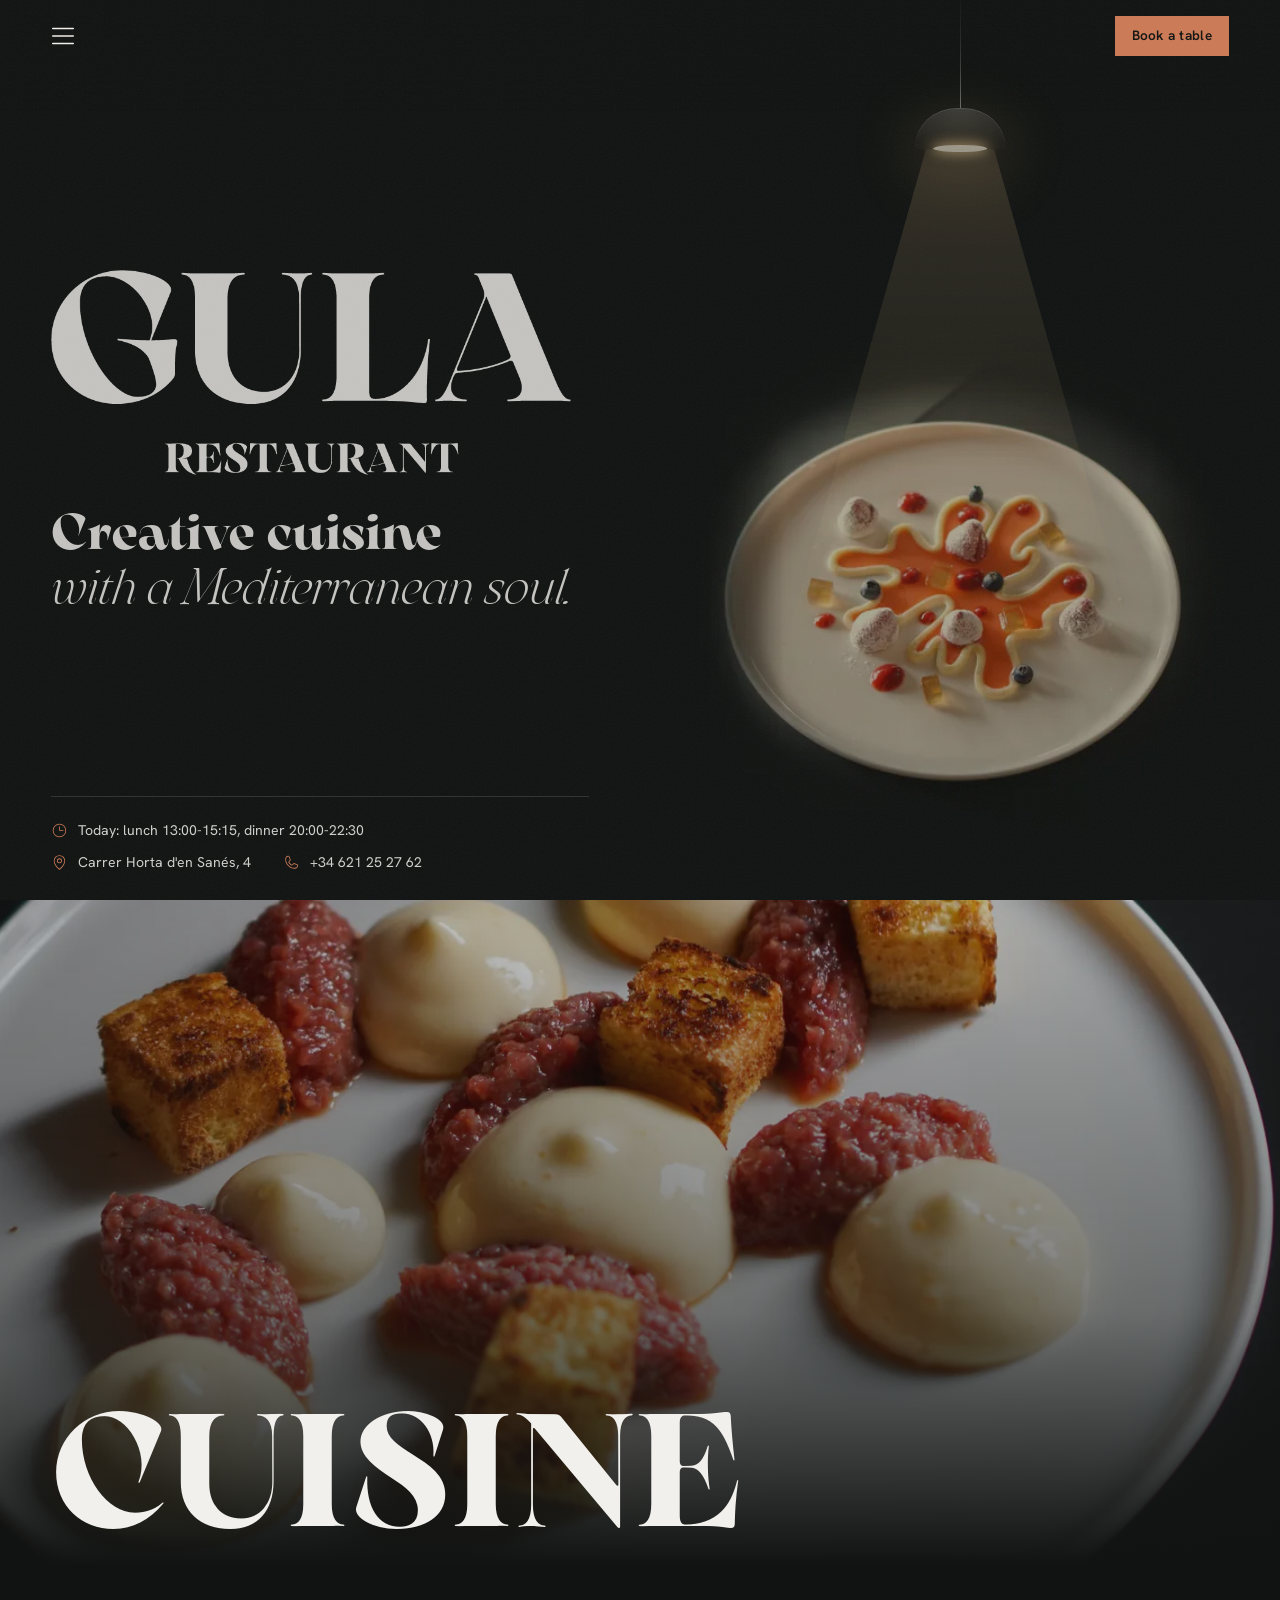
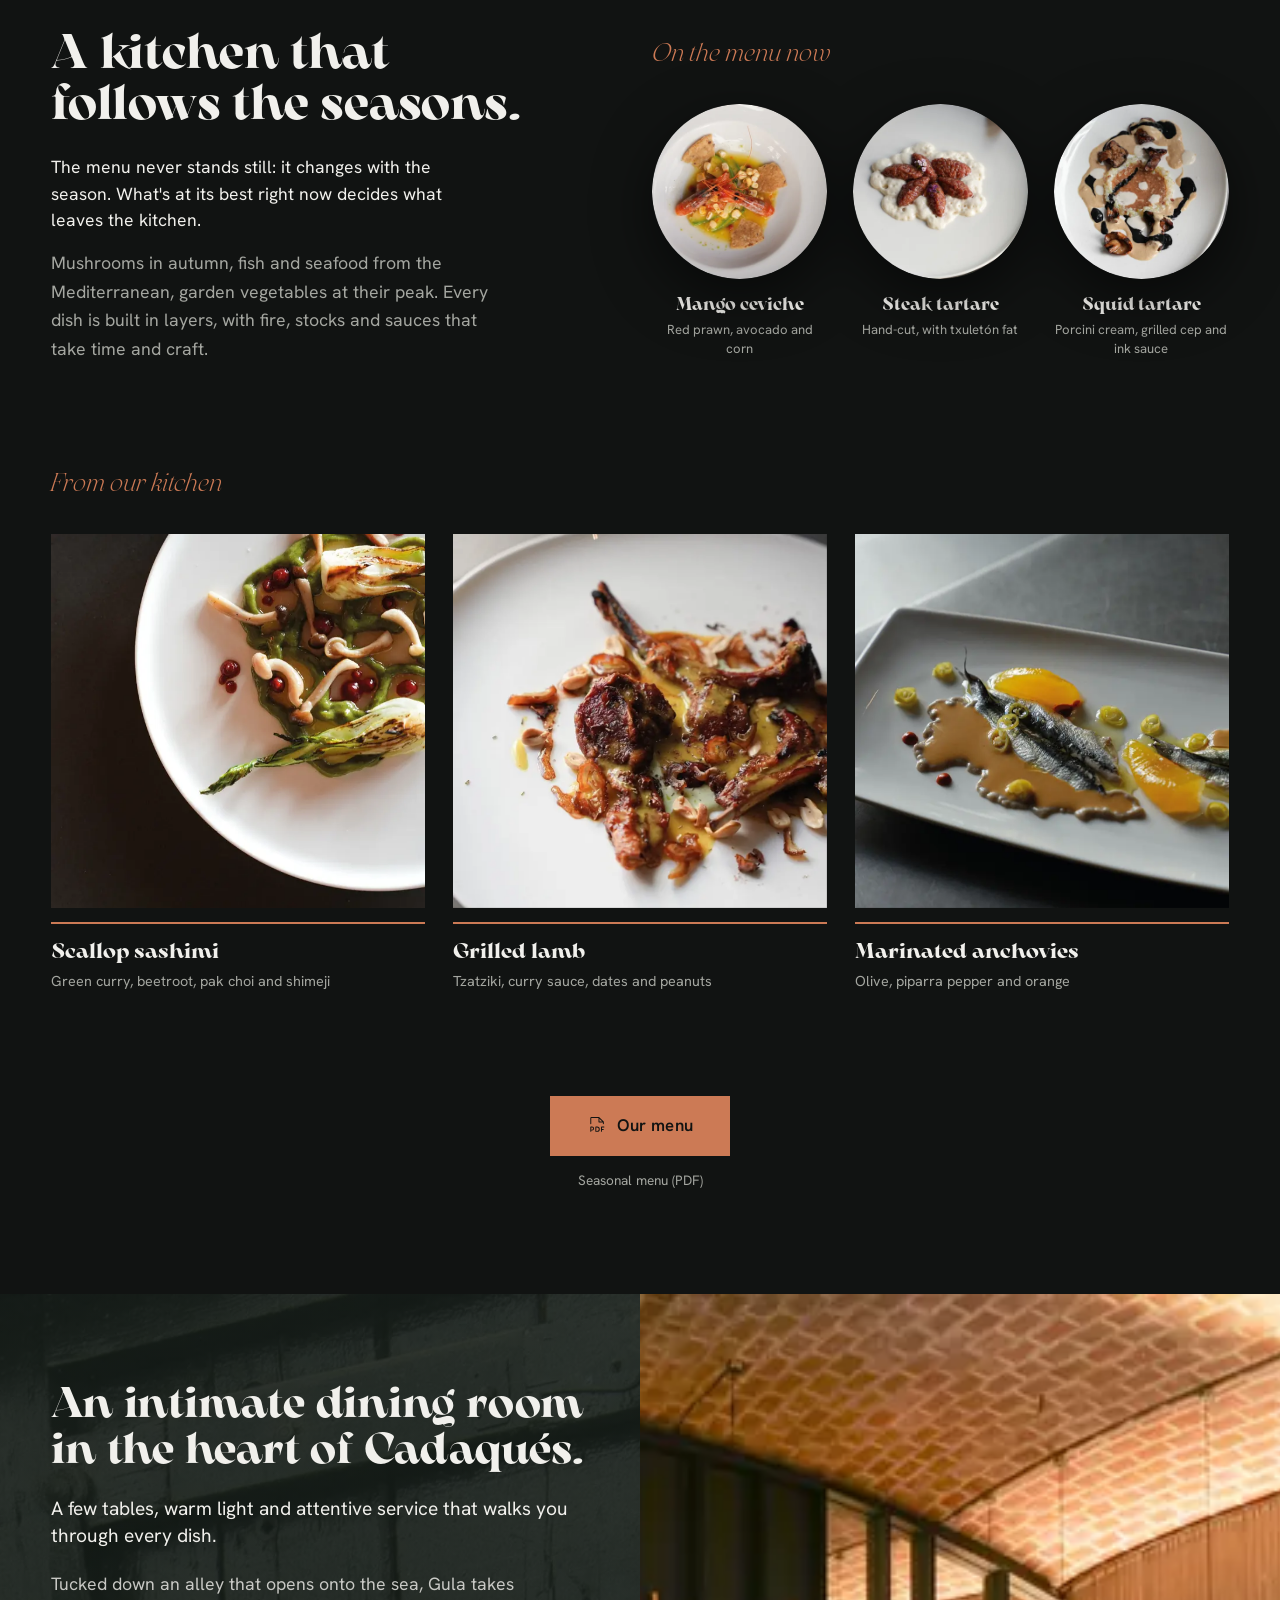
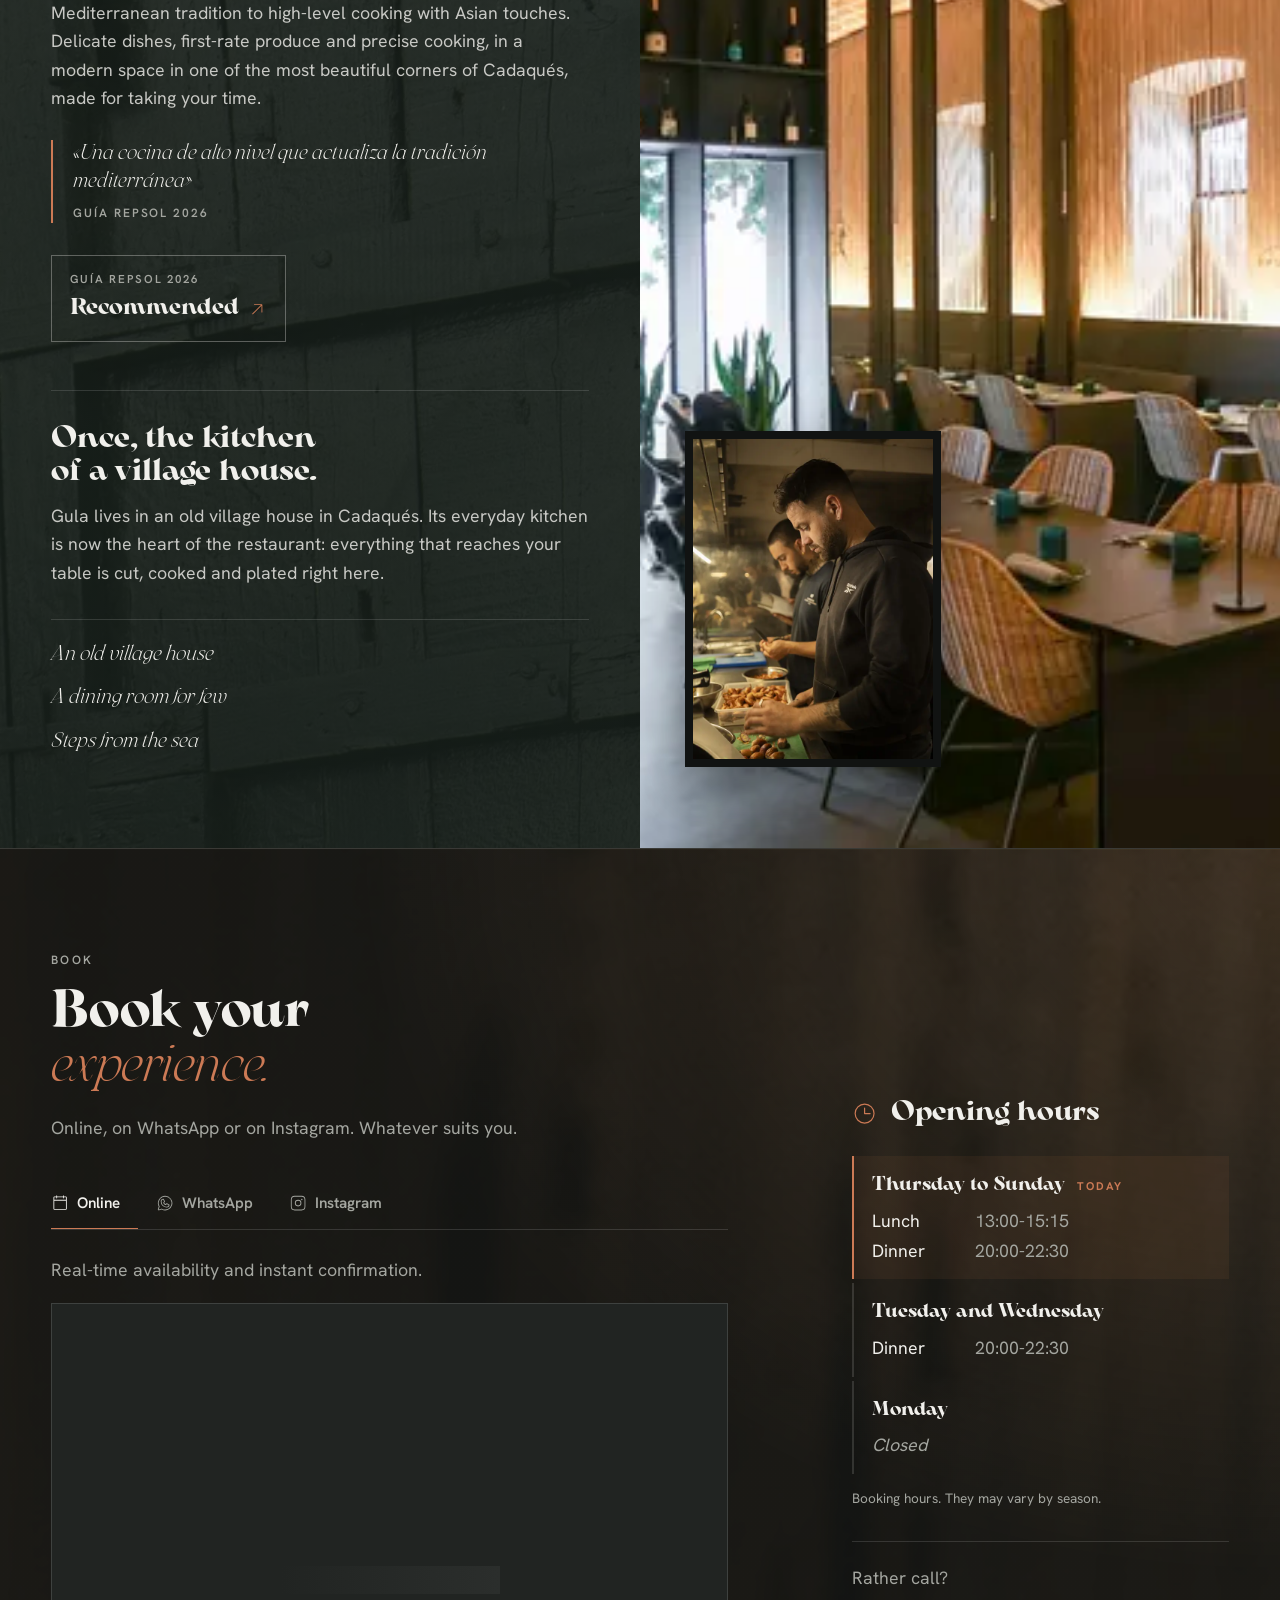
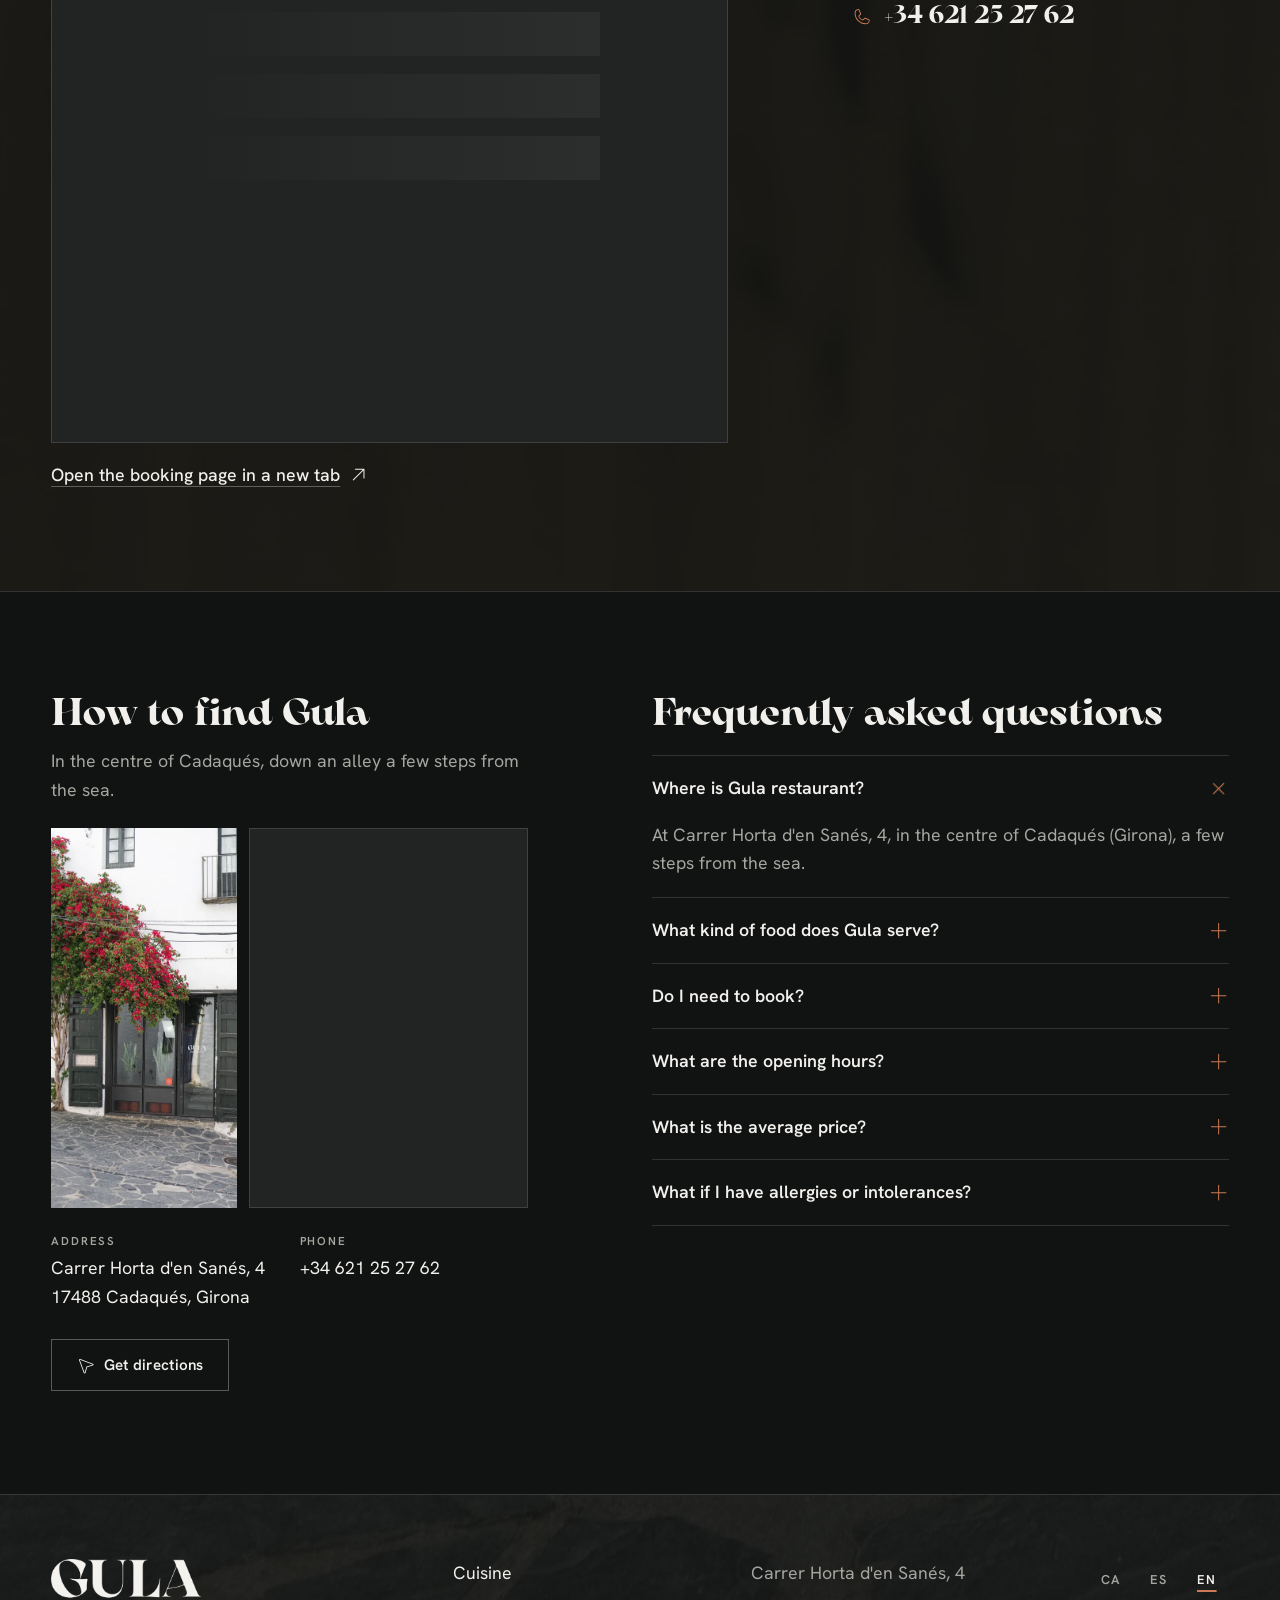
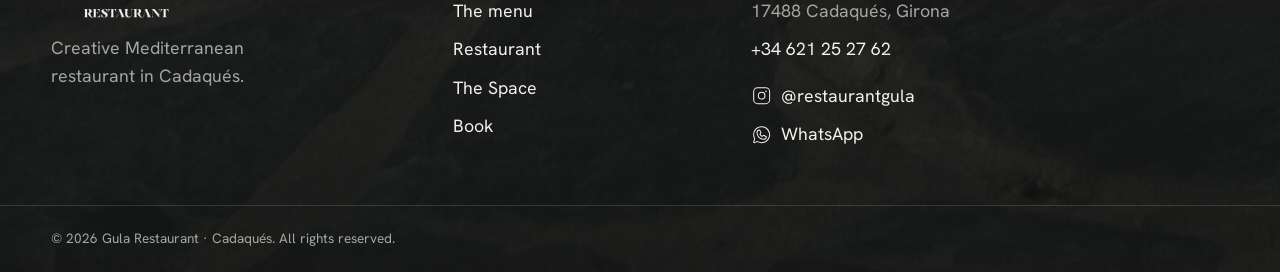
<file: gula-web/en/index.html>
<!doctype html>
<html lang="en">
<head>
<meta charset="utf-8">
<meta name="viewport" content="width=device-width, initial-scale=1, viewport-fit=cover">
<title>Gula | Creative cuisine restaurant in Cadaqués</title>
<meta name="description" content="Creative Mediterranean restaurant in the heart of Cadaqués, recommended by the Guía Repsol 2026. Fish and meat over the coals and a seasonal menu. Book a table.">
<meta name="keywords" content="restaurant Cadaqués, where to eat in Cadaqués, best restaurants in Cadaqués, creative cuisine Cadaqués, Mediterranean restaurant Costa Brava, fine dining Cadaqués, Guía Repsol Cadaqués, dinner in Cadaqués">
<meta name="robots" content="index, follow, max-image-preview:large">
<meta name="geo.region" content="ES-CT">
<meta name="geo.placename" content="Cadaqués">
<meta name="geo.position" content="42.2892126;3.2814082">
<meta name="ICBM" content="42.2892126, 3.2814082">
<meta name="theme-color" content="#111312">
<script>document.documentElement.classList.add("js");try{var n=performance.getEntriesByType("navigation")[0];if(sessionStorage.getItem("gula-intro")&&!(n&&n.type==="reload"))document.documentElement.classList.add("no-intro");else sessionStorage.setItem("gula-intro","1")}catch(e){}</script>
<meta property="og:type" content="restaurant">
<meta property="og:site_name" content="Gula Restaurant">
<meta property="og:locale" content="en_GB">
<meta property="og:title" content="Gula | Creative cuisine restaurant in Cadaqués">
<meta property="og:description" content="Creative Mediterranean restaurant in the heart of Cadaqués, recommended by the Guía Repsol 2026. Fish and meat over the coals and a seasonal menu. Book a table.">
<meta name="twitter:card" content="summary_large_image">
<meta property="og:image" content="../assets/img/og.jpg">
<link rel="icon" href="../favicon.ico" sizes="any">
<link rel="icon" type="image/png" href="../assets/img/favicon-512.png">
<link rel="apple-touch-icon" href="../assets/img/apple-touch-icon.png">
<link rel="preload" href="../assets/fonts/arsenica-bold.woff2" as="font" type="font/woff2" crossorigin>
<link rel="preload" href="../assets/fonts/hanken-grotesk.woff2" as="font" type="font/woff2" crossorigin>
<link rel="preload" as="image" type="image/webp" imagesrcset="../assets/img/plat-llum-640.webp 640w, ../assets/img/plat-llum-1080.webp 1080w, ../assets/img/plat-llum-1600.webp 1600w, ../assets/img/plat-llum-2200.webp 2200w" imagesizes="(min-width: 1024px) 50vw, 100vw" fetchpriority="high">
<link rel="stylesheet" href="../assets/styles.css">
<script type="application/ld+json">{"@context":"https://schema.org","@graph":[{"@type":"Restaurant","@id":"#restaurant","name":"Gula Restaurant","alternateName":"Gula Cadaqués","description":"Creative Mediterranean restaurant in the heart of Cadaqués, recommended by the Guía Repsol 2026. Fish and meat over the coals and a seasonal menu. Book a table.","servesCuisine":["Creative Mediterranean cuisine","Mediterranean","Creative"],"priceRange":"€€€","telephone":"+34621252762","address":{"@type":"PostalAddress","streetAddress":"Carrer Horta d'en Sanés, 4","postalCode":"17488","addressLocality":"Cadaqués","addressRegion":"Girona","addressCountry":"ES"},"geo":{"@type":"GeoCoordinates","latitude":42.2892126,"longitude":3.2814082},"hasMap":"https://maps.google.com/?cid=5223975124710653241","openingHoursSpecification":[{"@type":"OpeningHoursSpecification","dayOfWeek":["Sunday","Thursday","Friday","Saturday"],"opens":"13:00","closes":"15:15"},{"@type":"OpeningHoursSpecification","dayOfWeek":["Sunday","Tuesday","Wednesday","Thursday","Friday","Saturday"],"opens":"20:00","closes":"22:30"}],"acceptsReservations":"https://gulacadaques.myrestoo.net/en/reservar","award":"Guía Repsol 2026 · Recomendado","keywords":"restaurant Cadaqués, where to eat in Cadaqués, best restaurants in Cadaqués, creative cuisine Cadaqués, Mediterranean restaurant Costa Brava, fine dining Cadaqués, Guía Repsol Cadaqués, dinner in Cadaqués","sameAs":["https://www.instagram.com/restaurantgula/","https://maps.google.com/?cid=5223975124710653241","https://www.guiarepsol.com/es/fichas/restaurante/gula-334979/","https://www.tripadvisor.com/Restaurant_Review-g580326-d27119287-Reviews-Restaurant_Gula_Cadaques-Cadaques_Costa_Brava_Province_of_Girona_Catalonia.html"],"inLanguage":"en"},{"@type":"FAQPage","mainEntity":[{"@type":"Question","name":"Where is Gula restaurant?","acceptedAnswer":{"@type":"Answer","text":"At Carrer Horta d'en Sanés, 4, in the centre of Cadaqués (Girona), a few steps from the sea."}},{"@type":"Question","name":"What kind of food does Gula serve?","acceptedAnswer":{"@type":"Answer","text":"Creative Mediterranean cuisine with Asian accents: local, seasonal produce, fish and meat cooked over the coals and a menu that changes every season. Gula is recommended in the Guía Repsol 2026."}},{"@type":"Question","name":"Do I need to book?","acceptedAnswer":{"@type":"Answer","text":"It's highly recommended, as the dining room is small. You can book online, on WhatsApp, on Instagram or by calling +34 621 25 27 62."}},{"@type":"Question","name":"What are the opening hours?","acceptedAnswer":{"@type":"Answer","text":"Thursday to Sunday: lunch 13:00-15:15 and dinner 20:00-22:30. Tuesday and Wednesday: dinner 20:00-22:30. Monday: closed. Hours may vary by season."}},{"@type":"Question","name":"What is the average price?","acceptedAnswer":{"@type":"Answer","text":"According to the Guía Repsol, between €35 and €60 per person."}},{"@type":"Question","name":"What if I have allergies or intolerances?","acceptedAnswer":{"@type":"Answer","text":"Let us know when you book or tell our floor team before ordering."}}]}]}</script>
</head>
<body data-page="home">
<div class="intro" data-intro aria-hidden="true">
  <svg class="intro__logo" viewBox="0 0 852 337" role="presentation">
    <defs>
      <mask id="intro-bites" maskUnits="userSpaceOnUse" x="-120" y="-120" width="1092" height="577">
        <rect x="-120" y="-120" width="1092" height="577" fill="#fff"/>
        <g transform="translate(846 6)"><g class="intro__bite" style="--n:0" fill="#000"><circle r="150"/><circle cx="150.0" cy="0.0" r="33.0"/><circle cx="121.4" cy="88.2" r="33.0"/><circle cx="46.4" cy="142.7" r="33.0"/><circle cx="-46.4" cy="142.7" r="33.0"/><circle cx="-121.4" cy="88.2" r="33.0"/><circle cx="-150.0" cy="0.0" r="33.0"/><circle cx="-121.4" cy="-88.2" r="33.0"/><circle cx="-46.4" cy="-142.7" r="33.0"/><circle cx="46.4" cy="-142.7" r="33.0"/><circle cx="121.4" cy="-88.2" r="33.0"/></g></g>
        <g transform="translate(-6 330)"><g class="intro__bite" style="--n:1" fill="#000"><circle r="168"/><circle cx="168.0" cy="0.0" r="37.0"/><circle cx="135.9" cy="98.7" r="37.0"/><circle cx="51.9" cy="159.8" r="37.0"/><circle cx="-51.9" cy="159.8" r="37.0"/><circle cx="-135.9" cy="98.7" r="37.0"/><circle cx="-168.0" cy="0.0" r="37.0"/><circle cx="-135.9" cy="-98.7" r="37.0"/><circle cx="-51.9" cy="-159.8" r="37.0"/><circle cx="51.9" cy="-159.8" r="37.0"/><circle cx="135.9" cy="-98.7" r="37.0"/></g></g>
        <g transform="translate(420 -30)"><g class="intro__bite" style="--n:2" fill="#000"><circle r="128"/><circle cx="128.0" cy="0.0" r="28.2"/><circle cx="103.6" cy="75.2" r="28.2"/><circle cx="39.6" cy="121.7" r="28.2"/><circle cx="-39.6" cy="121.7" r="28.2"/><circle cx="-103.6" cy="75.2" r="28.2"/><circle cx="-128.0" cy="0.0" r="28.2"/><circle cx="-103.6" cy="-75.2" r="28.2"/><circle cx="-39.6" cy="-121.7" r="28.2"/><circle cx="39.6" cy="-121.7" r="28.2"/><circle cx="103.6" cy="-75.2" r="28.2"/></g></g>
        <g transform="translate(610 360)"><g class="intro__bite" style="--n:3" fill="#000"><circle r="150"/><circle cx="150.0" cy="0.0" r="33.0"/><circle cx="121.4" cy="88.2" r="33.0"/><circle cx="46.4" cy="142.7" r="33.0"/><circle cx="-46.4" cy="142.7" r="33.0"/><circle cx="-121.4" cy="88.2" r="33.0"/><circle cx="-150.0" cy="0.0" r="33.0"/><circle cx="-121.4" cy="-88.2" r="33.0"/><circle cx="-46.4" cy="-142.7" r="33.0"/><circle cx="46.4" cy="-142.7" r="33.0"/><circle cx="121.4" cy="-88.2" r="33.0"/></g></g>
        <g transform="translate(890 250)"><g class="intro__bite" style="--n:4" fill="#000"><circle r="138"/><circle cx="138.0" cy="0.0" r="30.4"/><circle cx="111.6" cy="81.1" r="30.4"/><circle cx="42.6" cy="131.2" r="30.4"/><circle cx="-42.6" cy="131.2" r="30.4"/><circle cx="-111.6" cy="81.1" r="30.4"/><circle cx="-138.0" cy="0.0" r="30.4"/><circle cx="-111.6" cy="-81.1" r="30.4"/><circle cx="-42.6" cy="-131.2" r="30.4"/><circle cx="42.6" cy="-131.2" r="30.4"/><circle cx="111.6" cy="-81.1" r="30.4"/></g></g>
      </mask>
    </defs>
    <image href="../assets/img/logo-blanc.png" width="852" height="337" mask="url(#intro-bites)"/>
  </svg>
</div>
<a class="skip-link" href="#main">Skip to content</a>
<header class="site-header" data-header>
  <button class="nav-toggle" type="button" aria-controls="drawer" aria-expanded="false" data-nav-open>
    <svg class="icon" aria-hidden="true" focusable="false" xmlns="http://www.w3.org/2000/svg" viewBox="0 0 256 256" fill="currentColor"><path d="M222,128a6,6,0,0,1-6,6H40a6,6,0,0,1,0-12H216A6,6,0,0,1,222,128ZM40,70H216a6,6,0,0,0,0-12H40a6,6,0,0,0,0,12ZM216,186H40a6,6,0,0,0,0,12H216a6,6,0,0,0,0-12Z"/></svg><span class="sr-only">Open navigation</span>
  </button>
  <a class="site-header__logo" href="../en/" aria-label="Gula Restaurant, home">
    <img src="../assets/img/logo-blanc.png" alt="" width="852" height="337">
  </a>
  <a class="btn btn--accent btn--sm site-header__cta" href="#reserva">Book a table</a>
</header>
<dialog class="drawer" id="drawer" aria-label="Navigation" data-drawer>
  <div class="drawer__panel">
    <div class="drawer__top">
      <button class="drawer__close" type="button" data-nav-close><svg class="icon" aria-hidden="true" focusable="false" xmlns="http://www.w3.org/2000/svg" viewBox="0 0 256 256" fill="currentColor"><path d="M204.24,195.76a6,6,0,1,1-8.48,8.48L128,136.49,60.24,204.24a6,6,0,0,1-8.48-8.48L119.51,128,51.76,60.24a6,6,0,0,1,8.48-8.48L128,119.51l67.76-67.75a6,6,0,0,1,8.48,8.48L136.49,128Z"/></svg><span class="sr-only">Close navigation</span></button>
    </div>
    <a class="drawer__logo" href="../en/" aria-label="Gula Restaurant, home" data-nav-link>
      <img src="../assets/img/logo-blanc.png" alt="" width="852" height="337">
    </a>
    <nav class="drawer__nav">
      <ul>
        <li style="--i:0"><a href="#restaurant" data-nav-link data-preview="volta">Restaurant</a></li>
        <li style="--i:1"><a href="#espai" data-nav-link data-preview="cuina-equip">The Space</a></li>
        <li style="--i:2"><a href="#cuina" data-nav-link data-preview="plat-ceviche">Cuisine</a></li>
        <li style="--i:3"><a href="../assets/carta-gula.pdf" data-nav-link data-preview="carta-taula" target="_blank" rel="noopener" type="application/pdf">The menu<span class="sr-only"> (PDF) (opens in a new tab)</span></a></li>
        <li style="--i:4"><a href="#reserva" data-nav-link data-preview="taula-servei">Book</a></li>
      </ul>
    </nav>
    <div class="drawer__extra">
      <div class="drawer__social">
        <a href="https://www.instagram.com/restaurantgula/" target="_blank" rel="noopener"><svg class="icon" aria-hidden="true" focusable="false" xmlns="http://www.w3.org/2000/svg" viewBox="0 0 256 256" fill="currentColor"><path d="M128,82a46,46,0,1,0,46,46A46.06,46.06,0,0,0,128,82Zm0,80a34,34,0,1,1,34-34A34,34,0,0,1,128,162ZM176,26H80A54.06,54.06,0,0,0,26,80v96a54.06,54.06,0,0,0,54,54h96a54.06,54.06,0,0,0,54-54V80A54.06,54.06,0,0,0,176,26Zm42,150a42,42,0,0,1-42,42H80a42,42,0,0,1-42-42V80A42,42,0,0,1,80,38h96a42,42,0,0,1,42,42ZM190,76a10,10,0,1,1-10-10A10,10,0,0,1,190,76Z"/></svg><span class="sr-only">Instagram (opens in a new tab)</span></a>
        <a href="https://wa.me/34621252762" target="_blank" rel="noopener"><svg class="icon" aria-hidden="true" focusable="false" xmlns="http://www.w3.org/2000/svg" viewBox="0 0 256 256" fill="currentColor"><path d="M186.68,146.63l-32-16a6,6,0,0,0-6,.38L133,141.46A42.49,42.49,0,0,1,114.54,123L125,107.33a6,6,0,0,0,.38-6l-16-32A6,6,0,0,0,104,66a38,38,0,0,0-38,38,86.1,86.1,0,0,0,86,86,38,38,0,0,0,38-38A6,6,0,0,0,186.68,146.63ZM152,178a74.09,74.09,0,0,1-74-74,26,26,0,0,1,22.42-25.75l12.66,25.32-10.39,15.58a6,6,0,0,0-.54,5.63,54.43,54.43,0,0,0,29.07,29.07,6,6,0,0,0,5.63-.54l15.58-10.39,25.32,12.66A26,26,0,0,1,152,178ZM128,26A102,102,0,0,0,38.35,176.69L26.73,211.56a14,14,0,0,0,17.71,17.71l34.87-11.62A102,102,0,1,0,128,26Zm0,192a90,90,0,0,1-45.06-12.08,6.09,6.09,0,0,0-3-.81,6.2,6.2,0,0,0-1.9.31L40.65,217.88a2,2,0,0,1-2.53-2.53L50.58,178a6,6,0,0,0-.5-4.91A90,90,0,1,1,128,218Z"/></svg><span class="sr-only">WhatsApp (opens in a new tab)</span></a>
        <a href="tel:+34621252762"><svg class="icon" aria-hidden="true" focusable="false" xmlns="http://www.w3.org/2000/svg" viewBox="0 0 256 256" fill="currentColor"><path d="M221.59,160.3l-47.24-21.17a14,14,0,0,0-13.28,1.22,4.81,4.81,0,0,0-.56.42l-24.69,21a1.88,1.88,0,0,1-1.68.06c-15.87-7.66-32.31-24-40-39.65a1.91,1.91,0,0,1,0-1.68l21.07-25a6.13,6.13,0,0,0,.42-.58,14,14,0,0,0,1.12-13.27L95.73,34.49a14,14,0,0,0-14.56-8.38A54.24,54.24,0,0,0,34,80c0,78.3,63.7,142,142,142a54.25,54.25,0,0,0,53.89-47.17A14,14,0,0,0,221.59,160.3ZM176,210C104.32,210,46,151.68,46,80A42.23,42.23,0,0,1,82.67,38h.23a2,2,0,0,1,1.84,1.31l21.1,47.11a2,2,0,0,1,0,1.67L84.73,113.15a4.73,4.73,0,0,0-.43.57,14,14,0,0,0-.91,13.73c8.87,18.16,27.17,36.32,45.53,45.19a14,14,0,0,0,13.77-1c.19-.13.38-.27.56-.42l24.68-21a1.92,1.92,0,0,1,1.6-.1l47.25,21.17a2,2,0,0,1,1.21,2A42.24,42.24,0,0,1,176,210Z"/></svg><span class="sr-only">+34 621 25 27 62</span></a>
      </div>
    </div>
    <ul class="drawer__langs" aria-label="Language">
<li><a href="../" hreflang="ca" lang="ca"><span aria-hidden="true">CA</span><span class="sr-only">Català</span></a></li>
<li><a href="../es/" hreflang="es" lang="es"><span aria-hidden="true">ES</span><span class="sr-only">Español</span></a></li>
<li><a href="../en/" hreflang="en" lang="en" aria-current="true"><span aria-hidden="true">EN</span><span class="sr-only">English</span></a></li>
</ul>
  </div>
  <div class="drawer__preview" aria-hidden="true" data-nav-close-area>
    <div class="drawer__shot is-active" data-shot="volta"><img src="../assets/img/volta-1080.webp" srcset="../assets/img/volta-640.webp 640w, ../assets/img/volta-1080.webp 1080w, ../assets/img/volta-1600.webp 1600w" sizes="60vw" width="2000" height="1333" alt="" loading="lazy" decoding="async"></div>
    <div class="drawer__shot" data-shot="cuina-equip"><img src="../assets/img/cuina-equip-1080.webp" srcset="../assets/img/cuina-equip-640.webp 640w, ../assets/img/cuina-equip-1080.webp 1080w, ../assets/img/cuina-equip-1600.webp 1600w, ../assets/img/cuina-equip-2200.webp 2200w" sizes="60vw" width="4000" height="6000" alt="" loading="lazy" decoding="async"></div>
    <div class="drawer__shot" data-shot="plat-ceviche"><img src="../assets/img/plat-ceviche-1080.webp" srcset="../assets/img/plat-ceviche-640.webp 640w, ../assets/img/plat-ceviche-1080.webp 1080w, ../assets/img/plat-ceviche-1600.webp 1600w" sizes="60vw" width="1560" height="1950" alt="" loading="lazy" decoding="async"></div>
    <div class="drawer__shot" data-shot="carta-taula"><img src="../assets/img/carta-taula-1080.webp" srcset="../assets/img/carta-taula-640.webp 640w, ../assets/img/carta-taula-1080.webp 1080w, ../assets/img/carta-taula-1600.webp 1600w" sizes="60vw" width="1638" height="2048" alt="" loading="lazy" decoding="async"></div>
    <div class="drawer__shot" data-shot="taula-servei"><img src="../assets/img/taula-servei-1080.webp" srcset="../assets/img/taula-servei-640.webp 640w, ../assets/img/taula-servei-1080.webp 1080w, ../assets/img/taula-servei-1600.webp 1600w" sizes="60vw" width="1560" height="1949" alt="" loading="lazy" decoding="async"></div>
  </div>
</dialog>
<main id="main">
  <section class="hero" aria-labelledby="hero-title" data-hero>
    <div class="hero__media">
      <div class="lamp" aria-hidden="true">
        <span class="lamp__cord"></span><span class="lamp__shade"></span>
        <span class="lamp__light"><span class="lamp__dim"><span class="lamp__bulb"></span><span class="lamp__beam"></span></span></span>
      </div>
      <div class="hero__dishwrap">
        <img class="hero__dish" src="../assets/img/plat-llum-1080.webp" srcset="../assets/img/plat-llum-640.webp 640w, ../assets/img/plat-llum-1080.webp 1080w, ../assets/img/plat-llum-1600.webp 1600w, ../assets/img/plat-llum-2200.webp 2200w" sizes="(min-width: 1024px) 50vw, 100vw" width="2000" height="2500" alt="A Gula dessert under a lamp's light: cream, red coulis, meringues and berries" loading="eager" fetchpriority="high" decoding="async">
      </div>
    </div>
    <div class="hero__panel">
      <div class="hero__content">
        <h1 class="hero__title" id="hero-title" data-glow>
          <span class="sr-only">Gula, creative cuisine restaurant in Cadaqués.</span>
          <span class="hero__logo" data-glow-line aria-hidden="true">
            <img src="../assets/img/logo-blanc.png" alt="" width="852" height="337">
            <span class="hero__logo-glow"><span></span></span>
          </span>
          <span class="hero__line" data-glow-line data-text="Creative cuisine">Creative cuisine</span>
          <em class="hero__line hero__line--italic" data-glow-line data-text="with a Mediterranean soul.">with a Mediterranean soul.</em>
        </h1>
      </div>
      <ul class="hero__info">
        <li><svg class="icon" aria-hidden="true" focusable="false" xmlns="http://www.w3.org/2000/svg" viewBox="0 0 256 256" fill="currentColor"><path d="M128,26A102,102,0,1,0,230,128,102.12,102.12,0,0,0,128,26Zm0,192a90,90,0,1,1,90-90A90.1,90.1,0,0,1,128,218Zm62-90a6,6,0,0,1-6,6H128a6,6,0,0,1-6-6V72a6,6,0,0,1,12,0v50h50A6,6,0,0,1,190,128Z"/></svg><span data-today-hours>Tuesday to Sunday</span></li>
        <li><svg class="icon" aria-hidden="true" focusable="false" xmlns="http://www.w3.org/2000/svg" viewBox="0 0 256 256" fill="currentColor"><path d="M128,66a38,38,0,1,0,38,38A38,38,0,0,0,128,66Zm0,64a26,26,0,1,1,26-26A26,26,0,0,1,128,130Zm0-112a86.1,86.1,0,0,0-86,86c0,30.91,14.34,63.74,41.47,94.94a252.32,252.32,0,0,0,41.09,38,6,6,0,0,0,6.88,0,252.32,252.32,0,0,0,41.09-38c27.13-31.2,41.47-64,41.47-94.94A86.1,86.1,0,0,0,128,18Zm0,206.51C113,212.93,54,163.62,54,104a74,74,0,0,1,148,0C202,163.62,143,212.93,128,224.51Z"/></svg><a href="https://www.google.com/maps/dir/?api=1&destination=Restaurant%20Gula%2C%20Carrer%20Horta%20d'en%20San%C3%A9s%204%2C%2017488%20Cadaqu%C3%A9s" target="_blank" rel="noopener">Carrer Horta d'en Sanés, 4</a></li>
        <li><svg class="icon" aria-hidden="true" focusable="false" xmlns="http://www.w3.org/2000/svg" viewBox="0 0 256 256" fill="currentColor"><path d="M221.59,160.3l-47.24-21.17a14,14,0,0,0-13.28,1.22,4.81,4.81,0,0,0-.56.42l-24.69,21a1.88,1.88,0,0,1-1.68.06c-15.87-7.66-32.31-24-40-39.65a1.91,1.91,0,0,1,0-1.68l21.07-25a6.13,6.13,0,0,0,.42-.58,14,14,0,0,0,1.12-13.27L95.73,34.49a14,14,0,0,0-14.56-8.38A54.24,54.24,0,0,0,34,80c0,78.3,63.7,142,142,142a54.25,54.25,0,0,0,53.89-47.17A14,14,0,0,0,221.59,160.3ZM176,210C104.32,210,46,151.68,46,80A42.23,42.23,0,0,1,82.67,38h.23a2,2,0,0,1,1.84,1.31l21.1,47.11a2,2,0,0,1,0,1.67L84.73,113.15a4.73,4.73,0,0,0-.43.57,14,14,0,0,0-.91,13.73c8.87,18.16,27.17,36.32,45.53,45.19a14,14,0,0,0,13.77-1c.19-.13.38-.27.56-.42l24.68-21a1.92,1.92,0,0,1,1.6-.1l47.25,21.17a2,2,0,0,1,1.21,2A42.24,42.24,0,0,1,176,210Z"/></svg><a href="tel:+34621252762">+34 621 25 27 62</a></li>
      </ul>
    </div>
  </section>

  <section class="cuina" id="cuina" aria-labelledby="cuina-title">
    <div class="cuina__band" data-cuina-band>
      <img src="../assets/img/plat-banda-1080.webp" srcset="../assets/img/plat-banda-640.webp 640w, ../assets/img/plat-banda-1080.webp 1080w, ../assets/img/plat-banda-1600.webp 1600w, ../assets/img/plat-banda-2200.webp 2200w" sizes="100vw" width="2400" height="1100" alt="A Gula dish plated against a dark background" loading="lazy" decoding="async">
    </div>
    <div class="cuina__sticky" data-cuina-sticky aria-hidden="true">
      <p class="cuina__word">Cuisine</p>
    </div>
    <div class="wrap cuina__body">
      <div class="season">
        <div class="season__text">
          <h2 class="display cuina__title" id="cuina-title" data-reveal>A kitchen that follows the seasons.</h2>
          <p class="cuina__lead" data-reveal>The menu never stands still: it changes with the season. What's at its best right now decides what leaves the kitchen.</p>
          <p class="season__more" data-reveal>Mushrooms in autumn, fish and seafood from the Mediterranean, garden vegetables at their peak. Every dish is built in layers, with fire, stocks and sauces that take time and craft.</p>
        </div>
        <div class="season__plates">
          <h3 class="block-title" data-reveal>On the menu now</h3>
          <ul class="plates">
            <li class="plate" data-fx="plate" style="--i:0">
              <div class="plate__img"><img src="../assets/img/rodo-ceviche-1080.webp" srcset="../assets/img/rodo-ceviche-640.webp 640w, ../assets/img/rodo-ceviche-1080.webp 1080w" sizes="(min-width: 1024px) 15vw, 30vw" width="900" height="900" alt="Mango ceviche. Red prawn, avocado and corn. Gula, Cadaqués" loading="lazy" decoding="async"></div>
              <p class="plate__name">Mango ceviche</p>
              <p class="plate__desc">Red prawn, avocado and corn</p>
            </li><li class="plate" data-fx="plate" style="--i:1">
              <div class="plate__img"><img src="../assets/img/rodo-tartar-1080.webp" srcset="../assets/img/rodo-tartar-640.webp 640w, ../assets/img/rodo-tartar-1080.webp 1080w" sizes="(min-width: 1024px) 15vw, 30vw" width="900" height="900" alt="Steak tartare. Hand-cut, with txuletón fat. Gula, Cadaqués" loading="lazy" decoding="async"></div>
              <p class="plate__name">Steak tartare</p>
              <p class="plate__desc">Hand-cut, with txuletón fat</p>
            </li><li class="plate" data-fx="plate" style="--i:2">
              <div class="plate__img"><img src="../assets/img/rodo-calamar-1080.webp" srcset="../assets/img/rodo-calamar-640.webp 640w, ../assets/img/rodo-calamar-1080.webp 1080w" sizes="(min-width: 1024px) 15vw, 30vw" width="900" height="900" alt="Squid tartare. Porcini cream, grilled cep and ink sauce. Gula, Cadaqués" loading="lazy" decoding="async"></div>
              <p class="plate__name">Squid tartare</p>
              <p class="plate__desc">Porcini cream, grilled cep and ink sauce</p>
            </li>
          </ul>
        </div>
      </div>

      <div class="gallery">
        <h3 class="block-title" data-reveal>From our kitchen</h3>
        <ul class="gallery__list" data-carousel>
          <li class="card" data-fx="card" style="--i:0">
            <figure>
              <div class="card__img"><img src="../assets/img/plat-temporada-1080.webp" srcset="../assets/img/plat-temporada-640.webp 640w, ../assets/img/plat-temporada-1080.webp 1080w, ../assets/img/plat-temporada-1600.webp 1600w" sizes="(min-width: 1024px) 30vw, 78vw" width="1560" height="2048" alt="Scallop sashimi. Green curry, beetroot, pak choi and shimeji. Gula, Cadaqués" loading="lazy" decoding="async"></div>
              <figcaption><span class="card__name">Scallop sashimi</span><span class="card__desc">Green curry, beetroot, pak choi and shimeji</span></figcaption>
            </figure>
          </li><li class="card" data-fx="card" style="--i:1">
            <figure>
              <div class="card__img"><img src="../assets/img/plat-xai-1080.webp" srcset="../assets/img/plat-xai-640.webp 640w, ../assets/img/plat-xai-1080.webp 1080w, ../assets/img/plat-xai-1600.webp 1600w" sizes="(min-width: 1024px) 30vw, 78vw" width="1440" height="1801" alt="Grilled lamb. Tzatziki, curry sauce, dates and peanuts. Gula, Cadaqués" loading="lazy" decoding="async"></div>
              <figcaption><span class="card__name">Grilled lamb</span><span class="card__desc">Tzatziki, curry sauce, dates and peanuts</span></figcaption>
            </figure>
          </li><li class="card" data-fx="card" style="--i:2">
            <figure>
              <div class="card__img"><img src="../assets/img/plat-seitons-1080.webp" srcset="../assets/img/plat-seitons-640.webp 640w, ../assets/img/plat-seitons-1080.webp 1080w, ../assets/img/plat-seitons-1600.webp 1600w" sizes="(min-width: 1024px) 30vw, 78vw" width="1638" height="2048" alt="Marinated anchovies. Olive, piparra pepper and orange. Gula, Cadaqués" loading="lazy" decoding="async"></div>
              <figcaption><span class="card__name">Marinated anchovies</span><span class="card__desc">Olive, piparra pepper and orange</span></figcaption>
            </figure>
          </li>
        </ul>
      </div>

      <div class="cuina__end" data-reveal>
        <a class="btn btn--accent btn--lg" href="../assets/carta-gula.pdf" target="_blank" rel="noopener" type="application/pdf"><svg class="icon" aria-hidden="true" focusable="false" xmlns="http://www.w3.org/2000/svg" viewBox="0 0 256 256" fill="currentColor"><path d="M222,152a6,6,0,0,1-6,6H190v20h18a6,6,0,0,1,0,12H190v18a6,6,0,0,1-12,0V152a6,6,0,0,1,6-6h32A6,6,0,0,1,222,152ZM90,172a26,26,0,0,1-26,26H54v10a6,6,0,0,1-12,0V152a6,6,0,0,1,6-6H64A26,26,0,0,1,90,172Zm-12,0a14,14,0,0,0-14-14H54v28H64A14,14,0,0,0,78,172Zm84,8a34,34,0,0,1-34,34H112a6,6,0,0,1-6-6V152a6,6,0,0,1,6-6h16A34,34,0,0,1,162,180Zm-12,0a22,22,0,0,0-22-22H118v44h10A22,22,0,0,0,150,180ZM42,112V40A14,14,0,0,1,56,26h96a6,6,0,0,1,4.25,1.76l56,56A6,6,0,0,1,214,88v24a6,6,0,0,1-12,0V94H152a6,6,0,0,1-6-6V38H56a2,2,0,0,0-2,2v72a6,6,0,0,1-12,0ZM158,82h35.52L158,46.48Z"/></svg>Our menu<span class="sr-only"> (PDF) (opens in a new tab)</span></a>
        <p>Seasonal menu (PDF)</p>
      </div>
    </div>
  </section>

  <section class="band" id="restaurant" aria-labelledby="restaurant-title">
    <div class="band__text tex tex--door">
      <div class="band__inner">
        <h2 class="display band__title" id="restaurant-title" data-reveal>An intimate dining room in the heart of Cadaqués.</h2>
        <p class="band__lead" data-reveal>A few tables, warm light and attentive service that walks you through every dish.</p>
        <p data-reveal>Tucked down an alley that opens onto the sea, Gula takes Mediterranean tradition to high-level cooking with Asian touches. Delicate dishes, first-rate produce and precise cooking, in a modern space in one of the most beautiful corners of Cadaqués, made for taking your time.</p>
        <blockquote class="quote" data-reveal>
          <p lang="es">«Una cocina de alto nivel que actualiza la tradición mediterránea»</p>
          <cite>Guía Repsol 2026</cite>
        </blockquote>
        <a class="repsol" href="https://www.guiarepsol.com/es/fichas/restaurante/gula-334979/" target="_blank" rel="noopener" data-reveal>
          <span class="repsol__top">Guía Repsol 2026</span>
          <span class="repsol__bottom">Recommended<svg class="icon" aria-hidden="true" focusable="false" xmlns="http://www.w3.org/2000/svg" viewBox="0 0 256 256" fill="currentColor"><path d="M198,64V168a6,6,0,0,1-12,0V78.48L68.24,196.24a6,6,0,0,1-8.48-8.48L177.52,70H88a6,6,0,0,1,0-12H192A6,6,0,0,1,198,64Z"/></svg></span>
          <span class="sr-only">(opens in a new tab)</span>
        </a>
        <div class="band__sub" id="espai" data-reveal>
          <h3 class="display band__subtitle">Once, the kitchen of a village house.</h3>
          <p>Gula lives in an old village house in Cadaqués. Its everyday kitchen is now the heart of the restaurant: everything that reaches your table is cut, cooked and plated right here.</p>
          <ul class="facts">
            <li>An old village house</li>
            <li>A dining room for few</li>
            <li>Steps from the sea</li>
          </ul>
        </div>
      </div>
    </div>
    <div class="band__media band__media--duo">
      <figure class="duo duo--main" data-fx="curtain"><img src="../assets/img/volta-1080.webp" srcset="../assets/img/volta-640.webp 640w, ../assets/img/volta-1080.webp 1080w, ../assets/img/volta-1600.webp 1600w" sizes="(min-width: 900px) 50vw, 50vw" width="2000" height="1333" alt="Gula's dining room under a Catalan brick vault, with warm light and wicker chairs" loading="lazy" decoding="async"></figure>
      <figure class="duo duo--second" data-fx="wipe"><img src="../assets/img/cuina-equip-1080.webp" srcset="../assets/img/cuina-equip-640.webp 640w, ../assets/img/cuina-equip-1080.webp 1080w, ../assets/img/cuina-equip-1600.webp 1600w, ../assets/img/cuina-equip-2200.webp 2200w" sizes="(min-width: 900px) 30vw, 50vw" width="4000" height="6000" alt="Gula's cooks prepping produce in the restaurant kitchen during service" loading="lazy" decoding="async"></figure>
    </div>
  </section>

  <section class="section reserva tex tex--amber" id="reserva" aria-labelledby="reserva-title" data-reserva>
    <div class="wrap reserva__grid">
      <div class="reserva__main">
        <p class="eyebrow">Book</p>
        <h2 class="display reserva__title" id="reserva-title"><span>Book your</span> <em>experience.</em></h2>
        <p class="reserva__intro">Online, on WhatsApp or on Instagram. Whatever suits you.</p>

        <div class="tabs" data-tabs>
          <div class="tabs__list" role="tablist" aria-label="Book">
            <button class="tabs__tab" type="button" role="tab" id="tab-online" aria-controls="panel-online" aria-selected="true"><svg class="icon" aria-hidden="true" focusable="false" xmlns="http://www.w3.org/2000/svg" viewBox="0 0 256 256" fill="currentColor"><path d="M208,34H182V24a6,6,0,0,0-12,0V34H86V24a6,6,0,0,0-12,0V34H48A14,14,0,0,0,34,48V208a14,14,0,0,0,14,14H208a14,14,0,0,0,14-14V48A14,14,0,0,0,208,34ZM48,46H74V56a6,6,0,0,0,12,0V46h84V56a6,6,0,0,0,12,0V46h26a2,2,0,0,1,2,2V82H46V48A2,2,0,0,1,48,46ZM208,210H48a2,2,0,0,1-2-2V94H210V208A2,2,0,0,1,208,210Z"/></svg>Online</button>
            <button class="tabs__tab" type="button" role="tab" id="tab-whatsapp" aria-controls="panel-whatsapp" aria-selected="false" tabindex="-1"><svg class="icon" aria-hidden="true" focusable="false" xmlns="http://www.w3.org/2000/svg" viewBox="0 0 256 256" fill="currentColor"><path d="M186.68,146.63l-32-16a6,6,0,0,0-6,.38L133,141.46A42.49,42.49,0,0,1,114.54,123L125,107.33a6,6,0,0,0,.38-6l-16-32A6,6,0,0,0,104,66a38,38,0,0,0-38,38,86.1,86.1,0,0,0,86,86,38,38,0,0,0,38-38A6,6,0,0,0,186.68,146.63ZM152,178a74.09,74.09,0,0,1-74-74,26,26,0,0,1,22.42-25.75l12.66,25.32-10.39,15.58a6,6,0,0,0-.54,5.63,54.43,54.43,0,0,0,29.07,29.07,6,6,0,0,0,5.63-.54l15.58-10.39,25.32,12.66A26,26,0,0,1,152,178ZM128,26A102,102,0,0,0,38.35,176.69L26.73,211.56a14,14,0,0,0,17.71,17.71l34.87-11.62A102,102,0,1,0,128,26Zm0,192a90,90,0,0,1-45.06-12.08,6.09,6.09,0,0,0-3-.81,6.2,6.2,0,0,0-1.9.31L40.65,217.88a2,2,0,0,1-2.53-2.53L50.58,178a6,6,0,0,0-.5-4.91A90,90,0,1,1,128,218Z"/></svg>WhatsApp</button>
            <button class="tabs__tab" type="button" role="tab" id="tab-instagram" aria-controls="panel-instagram" aria-selected="false" tabindex="-1"><svg class="icon" aria-hidden="true" focusable="false" xmlns="http://www.w3.org/2000/svg" viewBox="0 0 256 256" fill="currentColor"><path d="M128,82a46,46,0,1,0,46,46A46.06,46.06,0,0,0,128,82Zm0,80a34,34,0,1,1,34-34A34,34,0,0,1,128,162ZM176,26H80A54.06,54.06,0,0,0,26,80v96a54.06,54.06,0,0,0,54,54h96a54.06,54.06,0,0,0,54-54V80A54.06,54.06,0,0,0,176,26Zm42,150a42,42,0,0,1-42,42H80a42,42,0,0,1-42-42V80A42,42,0,0,1,80,38h96a42,42,0,0,1,42,42ZM190,76a10,10,0,1,1-10-10A10,10,0,0,1,190,76Z"/></svg>Instagram</button>
          </div>

          <div class="tabs__panel" role="tabpanel" id="panel-online" aria-labelledby="tab-online" tabindex="0">
            <p class="tabs__note">Real-time availability and instant confirmation.</p>
            <div class="restoo" data-restoo>
              <div class="restoo__skeleton" aria-hidden="true"><span></span><span></span><span></span><span></span></div>
              <iframe data-src="https://gulacadaques.myrestoo.net/en/reservar" title="Table booking at Gula Restaurant" loading="lazy" allow="payment"></iframe>
            </div>
            <a class="text-link" href="https://gulacadaques.myrestoo.net/en/reservar" target="_blank" rel="noopener">Open the booking page in a new tab<svg class="icon" aria-hidden="true" focusable="false" xmlns="http://www.w3.org/2000/svg" viewBox="0 0 256 256" fill="currentColor"><path d="M198,64V168a6,6,0,0,1-12,0V78.48L68.24,196.24a6,6,0,0,1-8.48-8.48L177.52,70H88a6,6,0,0,1,0-12H192A6,6,0,0,1,198,64Z"/></svg></a>
          </div>

          <div class="tabs__panel" role="tabpanel" id="panel-whatsapp" aria-labelledby="tab-whatsapp" tabindex="0" hidden>
            <p class="tabs__note">Fill this in and we'll open WhatsApp with the message ready. We'll confirm your table.</p>
            <form class="wa-form" novalidate data-wa-form>
              <div class="field field--full">
                <label for="wa-name">Name</label>
                <input id="wa-name" name="name" type="text" autocomplete="name" required aria-describedby="wa-name-err">
                <p class="field__error" id="wa-name-err" hidden></p>
              </div>
              <div class="field">
                <label for="wa-date">Day</label>
                <input id="wa-date" name="date" type="date" required aria-describedby="wa-date-err">
                <p class="field__error" id="wa-date-err" hidden></p>
              </div>
              <div class="field">
                <label for="wa-time">Time</label>
                <select id="wa-time" name="time" required disabled aria-describedby="wa-time-err">
                  <option value="">Pick a day first</option>
                </select>
                <p class="field__error" id="wa-time-err" hidden></p>
              </div>
              <div class="field">
                <label for="wa-people">Guests</label>
                <select id="wa-people" name="people"><option value="1">1 guest</option><option value="2" selected>2 guests</option><option value="3">3 guests</option><option value="4">4 guests</option><option value="5">5 guests</option><option value="6">6 guests</option><option value="7">7 guests</option><option value="8">8 guests</option><option value="+8">More than 8</option></select>
              </div>
              <div class="field field--full">
                <label for="wa-notes">Allergies or comments (optional)</label>
                <textarea id="wa-notes" name="notes" rows="3"></textarea>
              </div>
              <div class="field field--full">
                <button class="btn btn--accent" type="submit"><svg class="icon" aria-hidden="true" focusable="false" xmlns="http://www.w3.org/2000/svg" viewBox="0 0 256 256" fill="currentColor"><path d="M186.68,146.63l-32-16a6,6,0,0,0-6,.38L133,141.46A42.49,42.49,0,0,1,114.54,123L125,107.33a6,6,0,0,0,.38-6l-16-32A6,6,0,0,0,104,66a38,38,0,0,0-38,38,86.1,86.1,0,0,0,86,86,38,38,0,0,0,38-38A6,6,0,0,0,186.68,146.63ZM152,178a74.09,74.09,0,0,1-74-74,26,26,0,0,1,22.42-25.75l12.66,25.32-10.39,15.58a6,6,0,0,0-.54,5.63,54.43,54.43,0,0,0,29.07,29.07,6,6,0,0,0,5.63-.54l15.58-10.39,25.32,12.66A26,26,0,0,1,152,178ZM128,26A102,102,0,0,0,38.35,176.69L26.73,211.56a14,14,0,0,0,17.71,17.71l34.87-11.62A102,102,0,1,0,128,26Zm0,192a90,90,0,0,1-45.06-12.08,6.09,6.09,0,0,0-3-.81,6.2,6.2,0,0,0-1.9.31L40.65,217.88a2,2,0,0,1-2.53-2.53L50.58,178a6,6,0,0,0-.5-4.91A90,90,0,1,1,128,218Z"/></svg>Send on WhatsApp</button>
                <p class="wa-form__status" role="status" aria-live="polite"></p>
              </div>
            </form>
          </div>

          <div class="tabs__panel" role="tabpanel" id="panel-instagram" aria-labelledby="tab-instagram" tabindex="0" hidden>
            <div class="ig-panel">
              <h3 class="ig-panel__title">Message us on Instagram</h3>
              <p>Send us a direct message with the day, time and number of guests, and we'll confirm your table.</p>
              <a class="btn btn--accent" href="https://ig.me/m/restaurantgula" target="_blank" rel="noopener"><svg class="icon" aria-hidden="true" focusable="false" xmlns="http://www.w3.org/2000/svg" viewBox="0 0 256 256" fill="currentColor"><path d="M128,82a46,46,0,1,0,46,46A46.06,46.06,0,0,0,128,82Zm0,80a34,34,0,1,1,34-34A34,34,0,0,1,128,162ZM176,26H80A54.06,54.06,0,0,0,26,80v96a54.06,54.06,0,0,0,54,54h96a54.06,54.06,0,0,0,54-54V80A54.06,54.06,0,0,0,176,26Zm42,150a42,42,0,0,1-42,42H80a42,42,0,0,1-42-42V80A42,42,0,0,1,80,38h96a42,42,0,0,1,42,42ZM190,76a10,10,0,1,1-10-10A10,10,0,0,1,190,76Z"/></svg>Open Instagram<span class="sr-only"> (opens in a new tab)</span></a>
            </div>
          </div>
        </div>
      </div>

      <aside class="reserva__side" aria-labelledby="hours-title">
        <h3 class="reserva__side-title" id="hours-title"><svg class="icon" aria-hidden="true" focusable="false" xmlns="http://www.w3.org/2000/svg" viewBox="0 0 256 256" fill="currentColor"><path d="M128,26A102,102,0,1,0,230,128,102.12,102.12,0,0,0,128,26Zm0,192a90,90,0,1,1,90-90A90.1,90.1,0,0,1,128,218Zm62-90a6,6,0,0,1-6,6H128a6,6,0,0,1-6-6V72a6,6,0,0,1,12,0v50h50A6,6,0,0,1,190,128Z"/></svg>Opening hours</h3>
        <ul class="hours" data-hours>
        <li class="hours__row" data-days="4,5,6,0">
          <span class="hours__days">Thursday to Sunday<span class="hours__today">Today</span></span>
          <span class="hours__slots"><span><span class="hours__svc">Lunch</span> 13:00-15:15</span><span><span class="hours__svc">Dinner</span> 20:00-22:30</span></span>
        </li>
        <li class="hours__row" data-days="2,3">
          <span class="hours__days">Tuesday and Wednesday<span class="hours__today">Today</span></span>
          <span class="hours__slots"><span><span class="hours__svc">Dinner</span> 20:00-22:30</span></span>
        </li>
        <li class="hours__row is-closed" data-days="1">
          <span class="hours__days">Monday<span class="hours__today">Today</span></span>
          <span class="hours__slots"><span>Closed</span></span>
        </li>
        </ul>
        <p class="hours__note">Booking hours. They may vary by season.</p>
        <div class="reserva__phone">
          <span>Rather call?</span>
          <a href="tel:+34621252762"><svg class="icon" aria-hidden="true" focusable="false" xmlns="http://www.w3.org/2000/svg" viewBox="0 0 256 256" fill="currentColor"><path d="M221.59,160.3l-47.24-21.17a14,14,0,0,0-13.28,1.22,4.81,4.81,0,0,0-.56.42l-24.69,21a1.88,1.88,0,0,1-1.68.06c-15.87-7.66-32.31-24-40-39.65a1.91,1.91,0,0,1,0-1.68l21.07-25a6.13,6.13,0,0,0,.42-.58,14,14,0,0,0,1.12-13.27L95.73,34.49a14,14,0,0,0-14.56-8.38A54.24,54.24,0,0,0,34,80c0,78.3,63.7,142,142,142a54.25,54.25,0,0,0,53.89-47.17A14,14,0,0,0,221.59,160.3ZM176,210C104.32,210,46,151.68,46,80A42.23,42.23,0,0,1,82.67,38h.23a2,2,0,0,1,1.84,1.31l21.1,47.11a2,2,0,0,1,0,1.67L84.73,113.15a4.73,4.73,0,0,0-.43.57,14,14,0,0,0-.91,13.73c8.87,18.16,27.17,36.32,45.53,45.19a14,14,0,0,0,13.77-1c.19-.13.38-.27.56-.42l24.68-21a1.92,1.92,0,0,1,1.6-.1l47.25,21.17a2,2,0,0,1,1.21,2A42.24,42.24,0,0,1,176,210Z"/></svg>+34 621 25 27 62</a>
        </div>
      </aside>
    </div>
  </section>

  <section class="section info" id="ubicacio" aria-labelledby="visit-title">
    <div class="wrap info__grid">
      <div class="info__visit">
        <h2 class="display info__title" id="visit-title">How to find Gula</h2>
        <p class="info__lead">In the centre of Cadaqués, down an alley a few steps from the sea.</p>
        <div class="info__pair">
          <figure class="info__facade"><img src="../assets/img/facana-1080.webp" srcset="../assets/img/facana-640.webp 640w, ../assets/img/facana-1080.webp 1080w" sizes="(min-width: 1024px) 20vw, 45vw" width="1333" height="2000" alt="Gula's facade in Cadaqués: white wall, green door and bougainvillea" loading="lazy" decoding="async"></figure>
          <div class="info__map">
          <iframe src="https://maps.google.com/maps?q=Restaurant%20Gula%2C%20Carrer%20Horta%20d'en%20San%C3%A9s%204%2C%2017488%20Cadaqu%C3%A9s&hl=en&z=17&output=embed" title="Map showing the location of Gula Restaurant in Cadaqués" loading="lazy" referrerpolicy="no-referrer-when-downgrade" allowfullscreen></iframe>
          </div>
        </div>
        <dl class="info__list">
          <div><dt>Address</dt><dd>Carrer Horta d'en Sanés, 4<br>17488 Cadaqués, Girona</dd></div>
          <div><dt>Phone</dt><dd><a href="tel:+34621252762">+34 621 25 27 62</a></dd></div>
        </dl>
        <a class="btn btn--ghost" href="https://www.google.com/maps/dir/?api=1&destination=Restaurant%20Gula%2C%20Carrer%20Horta%20d'en%20San%C3%A9s%204%2C%2017488%20Cadaqu%C3%A9s" target="_blank" rel="noopener"><svg class="icon" aria-hidden="true" focusable="false" xmlns="http://www.w3.org/2000/svg" viewBox="0 0 256 256" fill="currentColor"><path d="M236.65,108.1,60.72,42.83l-.13,0A14,14,0,0,0,42.78,60.59s0,.09,0,.13L108.1,236.65A13.77,13.77,0,0,0,121.28,246h.26a13.8,13.8,0,0,0,13.14-9.88l0-.15,22.14-79.1L236,134.73l.15,0a14,14,0,0,0,.53-26.58Zm-4,15.1-82.26,23a6,6,0,0,0-4.16,4.16l-23,82.26a1.85,1.85,0,0,1-1.86,1.36,1.82,1.82,0,0,1-1.92-1.35.61.61,0,0,0,0-.12L54.11,56.62a2,2,0,0,1,2.51-2.51l175.91,65.26.12,0a2,2,0,0,1,0,3.79Z"/></svg>Get directions<span class="sr-only"> (opens in a new tab)</span></a>
      </div>
      <div class="info__faq">
        <h2 class="display info__title" id="faq-title">Frequently asked questions</h2>
        <div class="faq" aria-labelledby="faq-title">
          <details class="faq__item" open>
            <summary>Where is Gula restaurant?<svg class="icon" aria-hidden="true" focusable="false" xmlns="http://www.w3.org/2000/svg" viewBox="0 0 256 256" fill="currentColor"><path d="M222,128a6,6,0,0,1-6,6H134v82a6,6,0,0,1-12,0V134H40a6,6,0,0,1,0-12h82V40a6,6,0,0,1,12,0v82h82A6,6,0,0,1,222,128Z"/></svg></summary>
            <p>At Carrer Horta d'en Sanés, 4, in the centre of Cadaqués (Girona), a few steps from the sea.</p>
          </details>
          <details class="faq__item">
            <summary>What kind of food does Gula serve?<svg class="icon" aria-hidden="true" focusable="false" xmlns="http://www.w3.org/2000/svg" viewBox="0 0 256 256" fill="currentColor"><path d="M222,128a6,6,0,0,1-6,6H134v82a6,6,0,0,1-12,0V134H40a6,6,0,0,1,0-12h82V40a6,6,0,0,1,12,0v82h82A6,6,0,0,1,222,128Z"/></svg></summary>
            <p>Creative Mediterranean cuisine with Asian accents: local, seasonal produce, fish and meat cooked over the coals and a menu that changes every season. Gula is recommended in the Guía Repsol 2026.</p>
          </details>
          <details class="faq__item">
            <summary>Do I need to book?<svg class="icon" aria-hidden="true" focusable="false" xmlns="http://www.w3.org/2000/svg" viewBox="0 0 256 256" fill="currentColor"><path d="M222,128a6,6,0,0,1-6,6H134v82a6,6,0,0,1-12,0V134H40a6,6,0,0,1,0-12h82V40a6,6,0,0,1,12,0v82h82A6,6,0,0,1,222,128Z"/></svg></summary>
            <p>It's highly recommended, as the dining room is small. You can book online, on WhatsApp, on Instagram or by calling +34 621 25 27 62.</p>
          </details>
          <details class="faq__item">
            <summary>What are the opening hours?<svg class="icon" aria-hidden="true" focusable="false" xmlns="http://www.w3.org/2000/svg" viewBox="0 0 256 256" fill="currentColor"><path d="M222,128a6,6,0,0,1-6,6H134v82a6,6,0,0,1-12,0V134H40a6,6,0,0,1,0-12h82V40a6,6,0,0,1,12,0v82h82A6,6,0,0,1,222,128Z"/></svg></summary>
            <p>Thursday to Sunday: lunch 13:00-15:15 and dinner 20:00-22:30. Tuesday and Wednesday: dinner 20:00-22:30. Monday: closed. Hours may vary by season.</p>
          </details>
          <details class="faq__item">
            <summary>What is the average price?<svg class="icon" aria-hidden="true" focusable="false" xmlns="http://www.w3.org/2000/svg" viewBox="0 0 256 256" fill="currentColor"><path d="M222,128a6,6,0,0,1-6,6H134v82a6,6,0,0,1-12,0V134H40a6,6,0,0,1,0-12h82V40a6,6,0,0,1,12,0v82h82A6,6,0,0,1,222,128Z"/></svg></summary>
            <p>According to the Guía Repsol, between €35 and €60 per person.</p>
          </details>
          <details class="faq__item">
            <summary>What if I have allergies or intolerances?<svg class="icon" aria-hidden="true" focusable="false" xmlns="http://www.w3.org/2000/svg" viewBox="0 0 256 256" fill="currentColor"><path d="M222,128a6,6,0,0,1-6,6H134v82a6,6,0,0,1-12,0V134H40a6,6,0,0,1,0-12h82V40a6,6,0,0,1,12,0v82h82A6,6,0,0,1,222,128Z"/></svg></summary>
            <p>Let us know when you book or tell our floor team before ordering.</p>
          </details>
        </div>
      </div>
    </div>
  </section>
</main>
<footer class="site-footer tex tex--slate">
  <div class="wrap site-footer__grid">
    <div class="site-footer__brand">
      <img src="../assets/img/logo-blanc.png" alt="Gula Restaurant" width="852" height="337" loading="lazy">
      <p>Creative Mediterranean restaurant in Cadaqués.</p>
    </div>
    <nav class="site-footer__nav" aria-label="Footer">
      <a href="#cuina">Cuisine</a>
      <a href="../assets/carta-gula.pdf" target="_blank" rel="noopener" type="application/pdf">The menu<span class="sr-only"> (PDF) (opens in a new tab)</span></a>
      <a href="#restaurant">Restaurant</a>
      <a href="#espai">The Space</a>
      <a href="#reserva">Book</a>
    </nav>
    <address class="site-footer__contact">
      <span>Carrer Horta d'en Sanés, 4</span>
      <span>17488 Cadaqués, Girona</span>
      <a href="tel:+34621252762">+34 621 25 27 62</a>
      <span class="site-footer__social">
        <a href="https://www.instagram.com/restaurantgula/" target="_blank" rel="noopener"><svg class="icon" aria-hidden="true" focusable="false" xmlns="http://www.w3.org/2000/svg" viewBox="0 0 256 256" fill="currentColor"><path d="M128,82a46,46,0,1,0,46,46A46.06,46.06,0,0,0,128,82Zm0,80a34,34,0,1,1,34-34A34,34,0,0,1,128,162ZM176,26H80A54.06,54.06,0,0,0,26,80v96a54.06,54.06,0,0,0,54,54h96a54.06,54.06,0,0,0,54-54V80A54.06,54.06,0,0,0,176,26Zm42,150a42,42,0,0,1-42,42H80a42,42,0,0,1-42-42V80A42,42,0,0,1,80,38h96a42,42,0,0,1,42,42ZM190,76a10,10,0,1,1-10-10A10,10,0,0,1,190,76Z"/></svg>@restaurantgula</a>
        <a href="https://wa.me/34621252762" target="_blank" rel="noopener"><svg class="icon" aria-hidden="true" focusable="false" xmlns="http://www.w3.org/2000/svg" viewBox="0 0 256 256" fill="currentColor"><path d="M186.68,146.63l-32-16a6,6,0,0,0-6,.38L133,141.46A42.49,42.49,0,0,1,114.54,123L125,107.33a6,6,0,0,0,.38-6l-16-32A6,6,0,0,0,104,66a38,38,0,0,0-38,38,86.1,86.1,0,0,0,86,86,38,38,0,0,0,38-38A6,6,0,0,0,186.68,146.63ZM152,178a74.09,74.09,0,0,1-74-74,26,26,0,0,1,22.42-25.75l12.66,25.32-10.39,15.58a6,6,0,0,0-.54,5.63,54.43,54.43,0,0,0,29.07,29.07,6,6,0,0,0,5.63-.54l15.58-10.39,25.32,12.66A26,26,0,0,1,152,178ZM128,26A102,102,0,0,0,38.35,176.69L26.73,211.56a14,14,0,0,0,17.71,17.71l34.87-11.62A102,102,0,1,0,128,26Zm0,192a90,90,0,0,1-45.06-12.08,6.09,6.09,0,0,0-3-.81,6.2,6.2,0,0,0-1.9.31L40.65,217.88a2,2,0,0,1-2.53-2.53L50.58,178a6,6,0,0,0-.5-4.91A90,90,0,1,1,128,218Z"/></svg>WhatsApp</a>
      </span>
    </address>
    <ul class="site-footer__langs" aria-label="Language">
<li><a href="../" hreflang="ca" lang="ca"><span aria-hidden="true">CA</span><span class="sr-only">Català</span></a></li>
<li><a href="../es/" hreflang="es" lang="es"><span aria-hidden="true">ES</span><span class="sr-only">Español</span></a></li>
<li><a href="../en/" hreflang="en" lang="en" aria-current="true"><span aria-hidden="true">EN</span><span class="sr-only">English</span></a></li>
</ul>
  </div>
  <div class="wrap site-footer__bottom">
    <p>© <span data-year>2026</span> Gula Restaurant · Cadaqués. All rights reserved.</p>
  </div>
</footer>
<a class="fab-wa" href="https://wa.me/34621252762?text=Hi%20Gula!%20I'd%20like%20to%20book%20a%20table." target="_blank" rel="noopener" data-fab><svg class="icon" aria-hidden="true" focusable="false" xmlns="http://www.w3.org/2000/svg" viewBox="0 0 256 256" fill="currentColor"><path d="M152.58,145.23l23,11.48A24,24,0,0,1,152,176a72.08,72.08,0,0,1-72-72A24,24,0,0,1,99.29,80.46l11.48,23L101,118a8,8,0,0,0-.73,7.51,56.47,56.47,0,0,0,30.15,30.15A8,8,0,0,0,138,155ZM232,128A104,104,0,0,1,79.12,219.82L45.07,231.17a16,16,0,0,1-20.24-20.24l11.35-34.05A104,104,0,1,1,232,128Zm-40,24a8,8,0,0,0-4.42-7.16l-32-16a8,8,0,0,0-8,.5l-14.69,9.8a40.55,40.55,0,0,1-16-16l9.8-14.69a8,8,0,0,0,.5-8l-16-32A8,8,0,0,0,104,64a40,40,0,0,0-40,40,88.1,88.1,0,0,0,88,88A40,40,0,0,0,192,152Z"/></svg><span class="sr-only">Book on WhatsApp (opens in a new tab)</span></a>
<script type="application/json" id="gula-data">{"lang":"en","whatsapp":"34621252762","services":{"lunch":{"from":"13:00","to":"15:15"},"dinner":{"from":"20:00","to":"22:30"}},"week":{"0":["lunch","dinner"],"1":[],"2":["dinner"],"3":["dinner"],"4":["lunch","dinner"],"5":["lunch","dinner"],"6":["lunch","dinner"]},"slotMinutes":30,"maxPeople":8,"wa":{"intro":"Fill this in and we'll open WhatsApp with the message ready. We'll confirm your table.","name":"Name","date":"Day","time":"Time","timePick":"Pick a day first","timeChoose":"Pick a time","people":"Guests","person":"guest","persons":"guests","more":"More than 8","notes":"Allergies or comments (optional)","submit":"Send on WhatsApp","lunch":"Lunch","dinner":"Dinner","errName":"Tell us whose name the booking is under.","errDate":"Pick a day.","errMonday":"The restaurant is closed on Mondays. Pick another day.","errPast":"That day has already passed.","errTime":"Pick a time.","errNoSlots":"No times left for today. Try another day.","msgHello":"Hi Gula! I'd like to book a table.","msgName":"Name","msgDate":"Day","msgTime":"Time","msgPeople":"Guests","msgNotes":"Notes","sent":"We've opened WhatsApp with your message. Just hit send."},"hero":{"today":"Today","closedToday":"Closed today"}}</script>
<script src="../assets/main.js" defer></script>
</body>
</html>
</file>
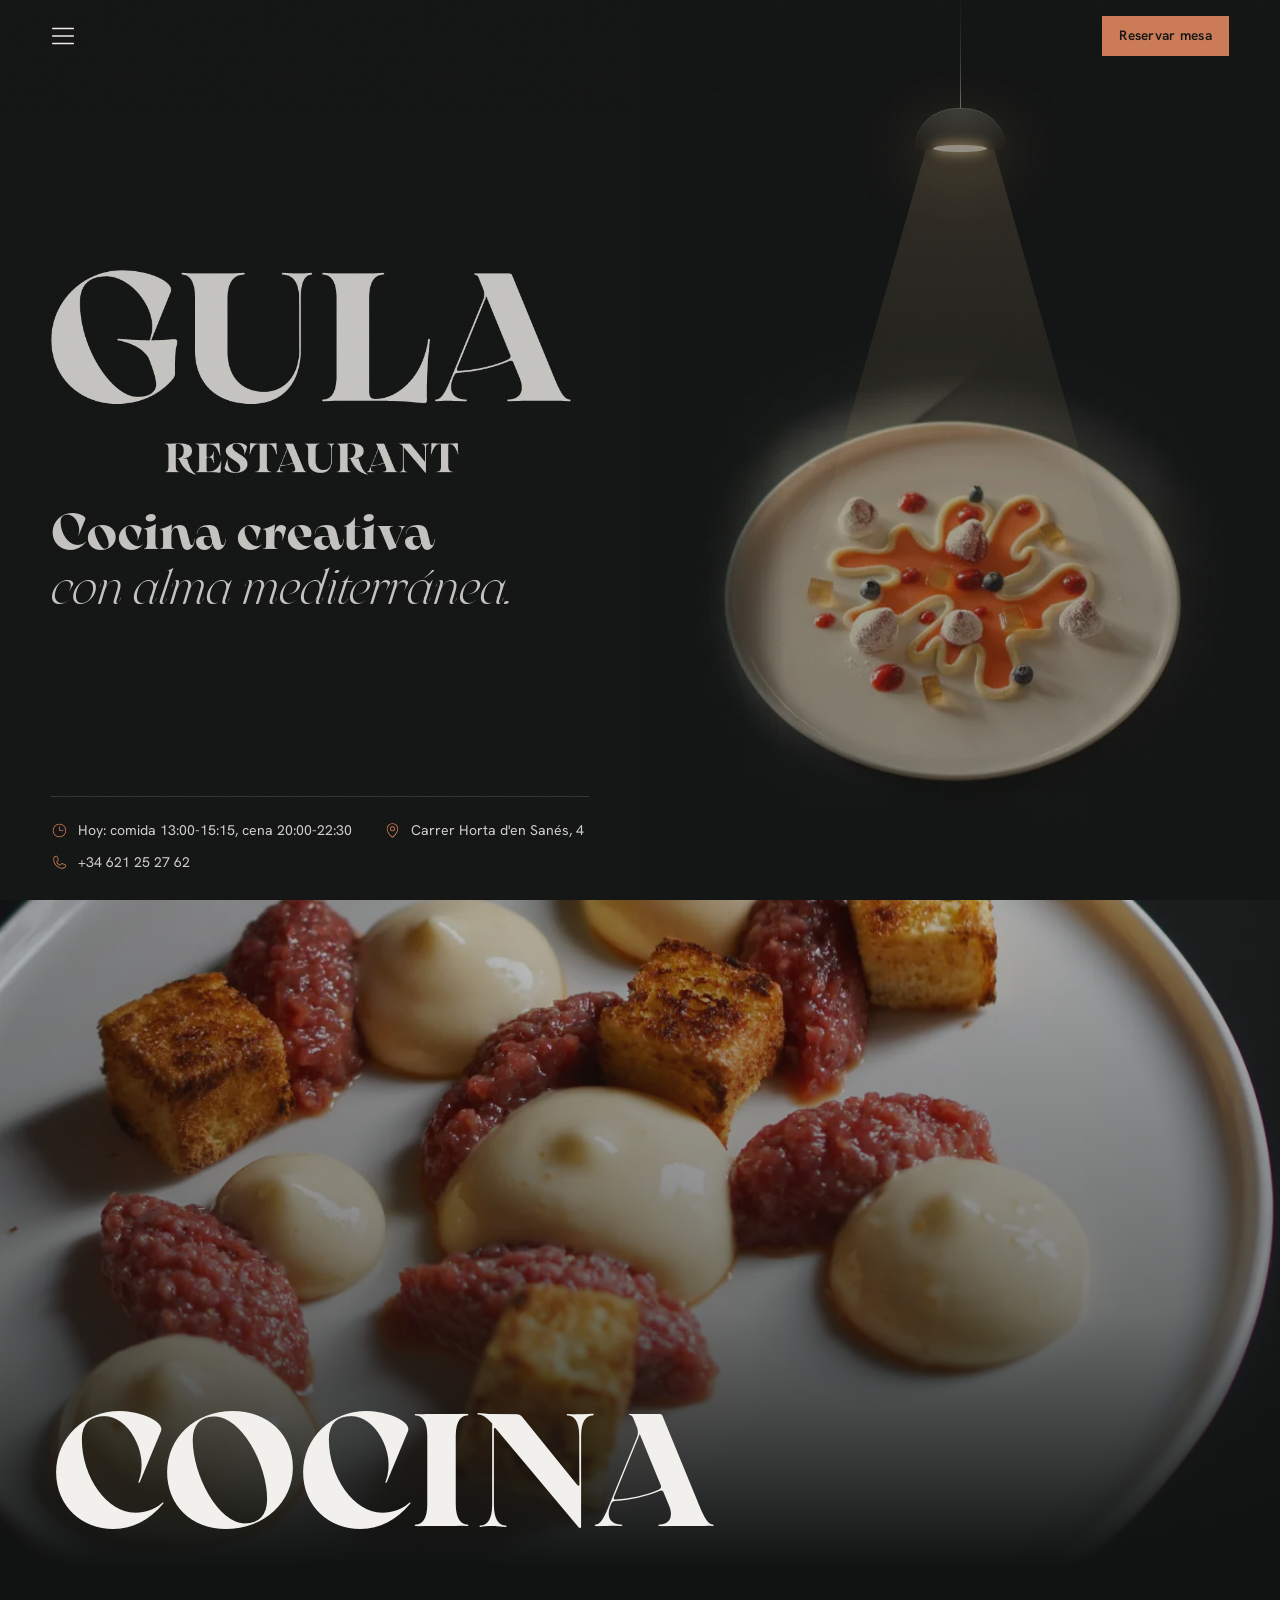
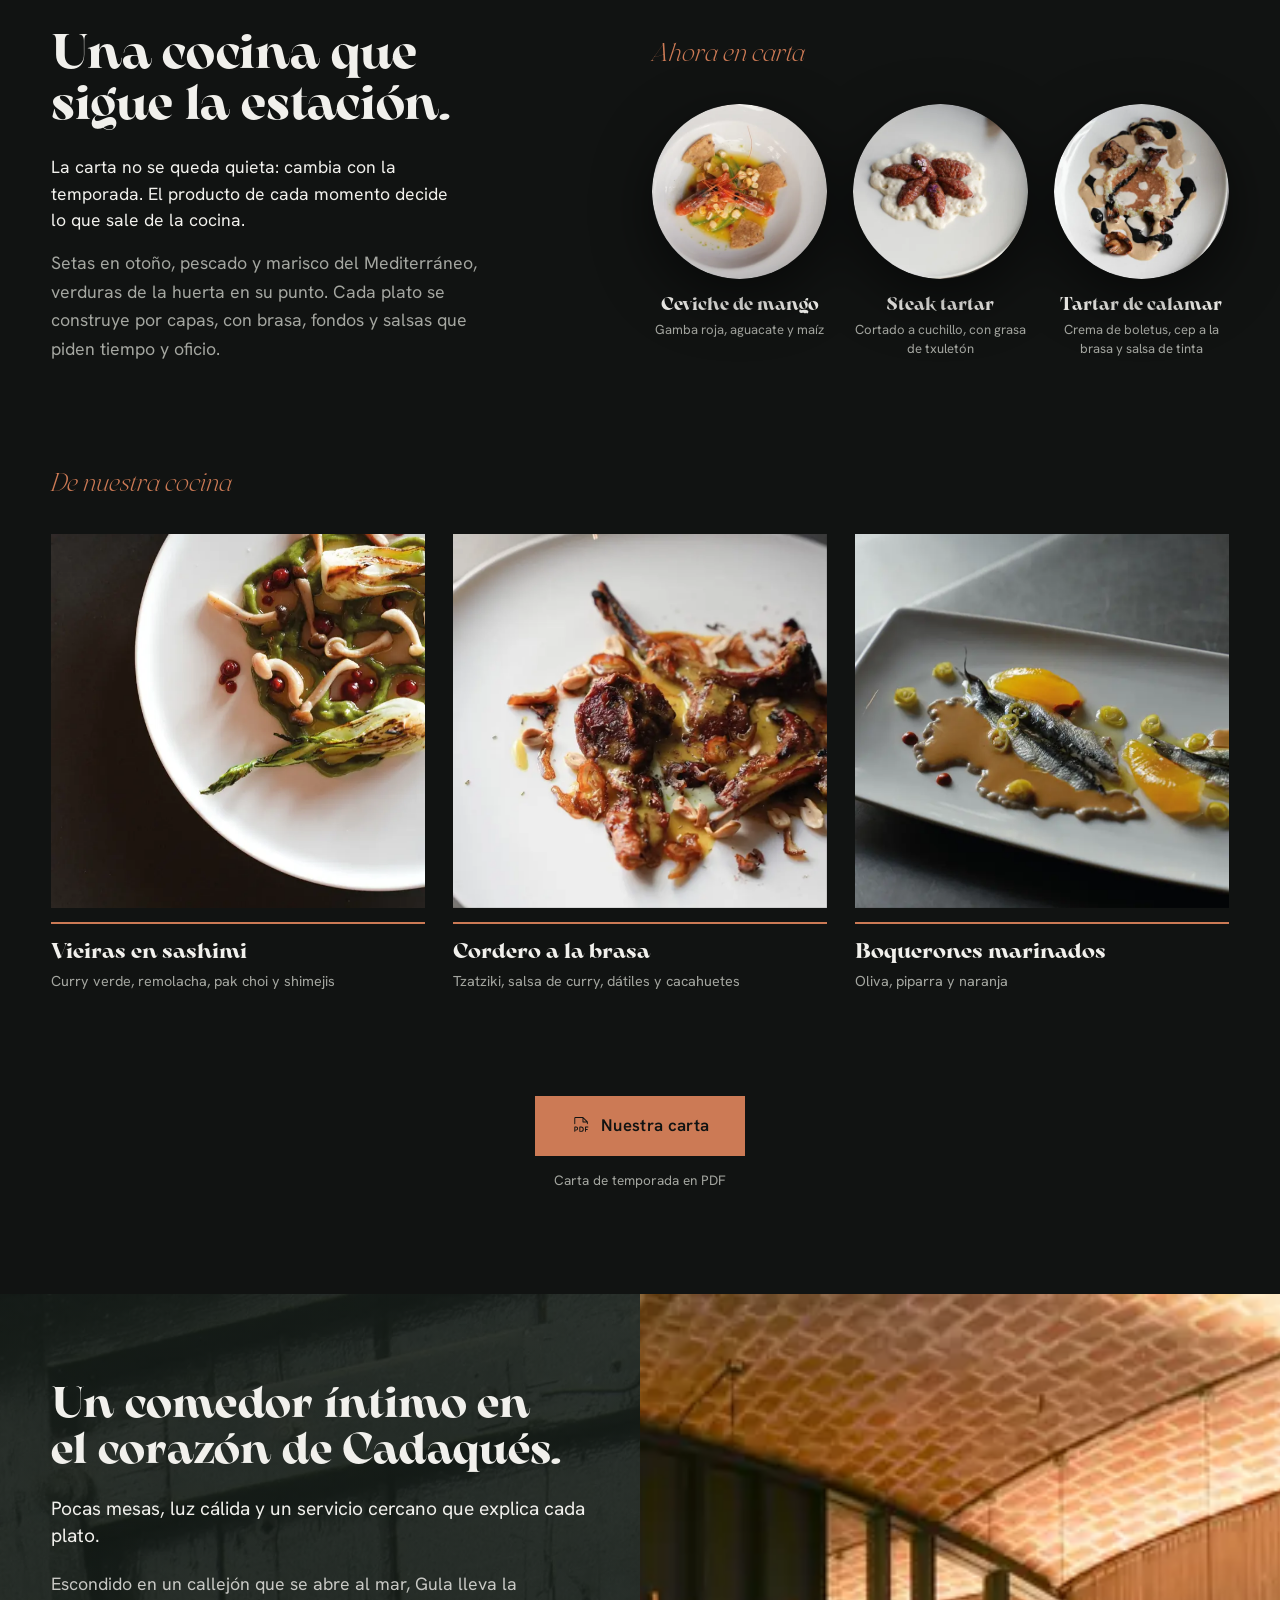
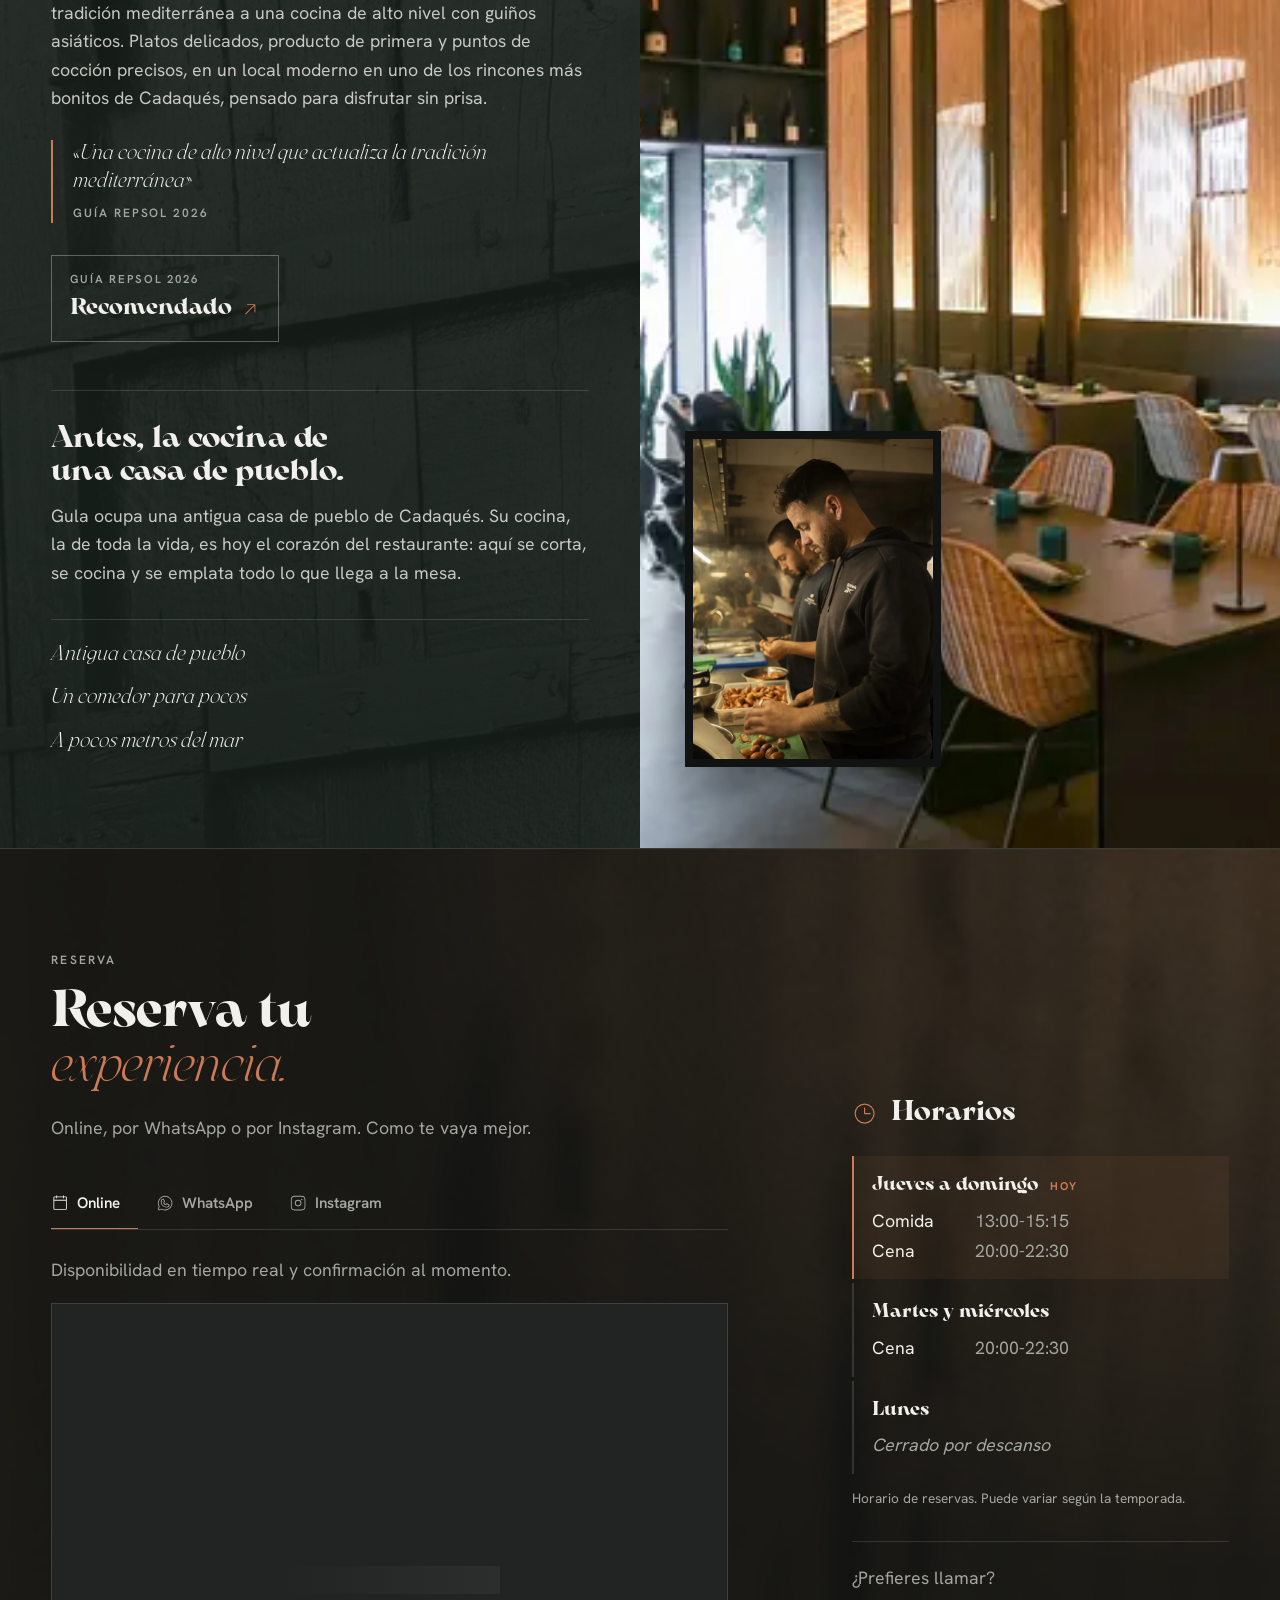
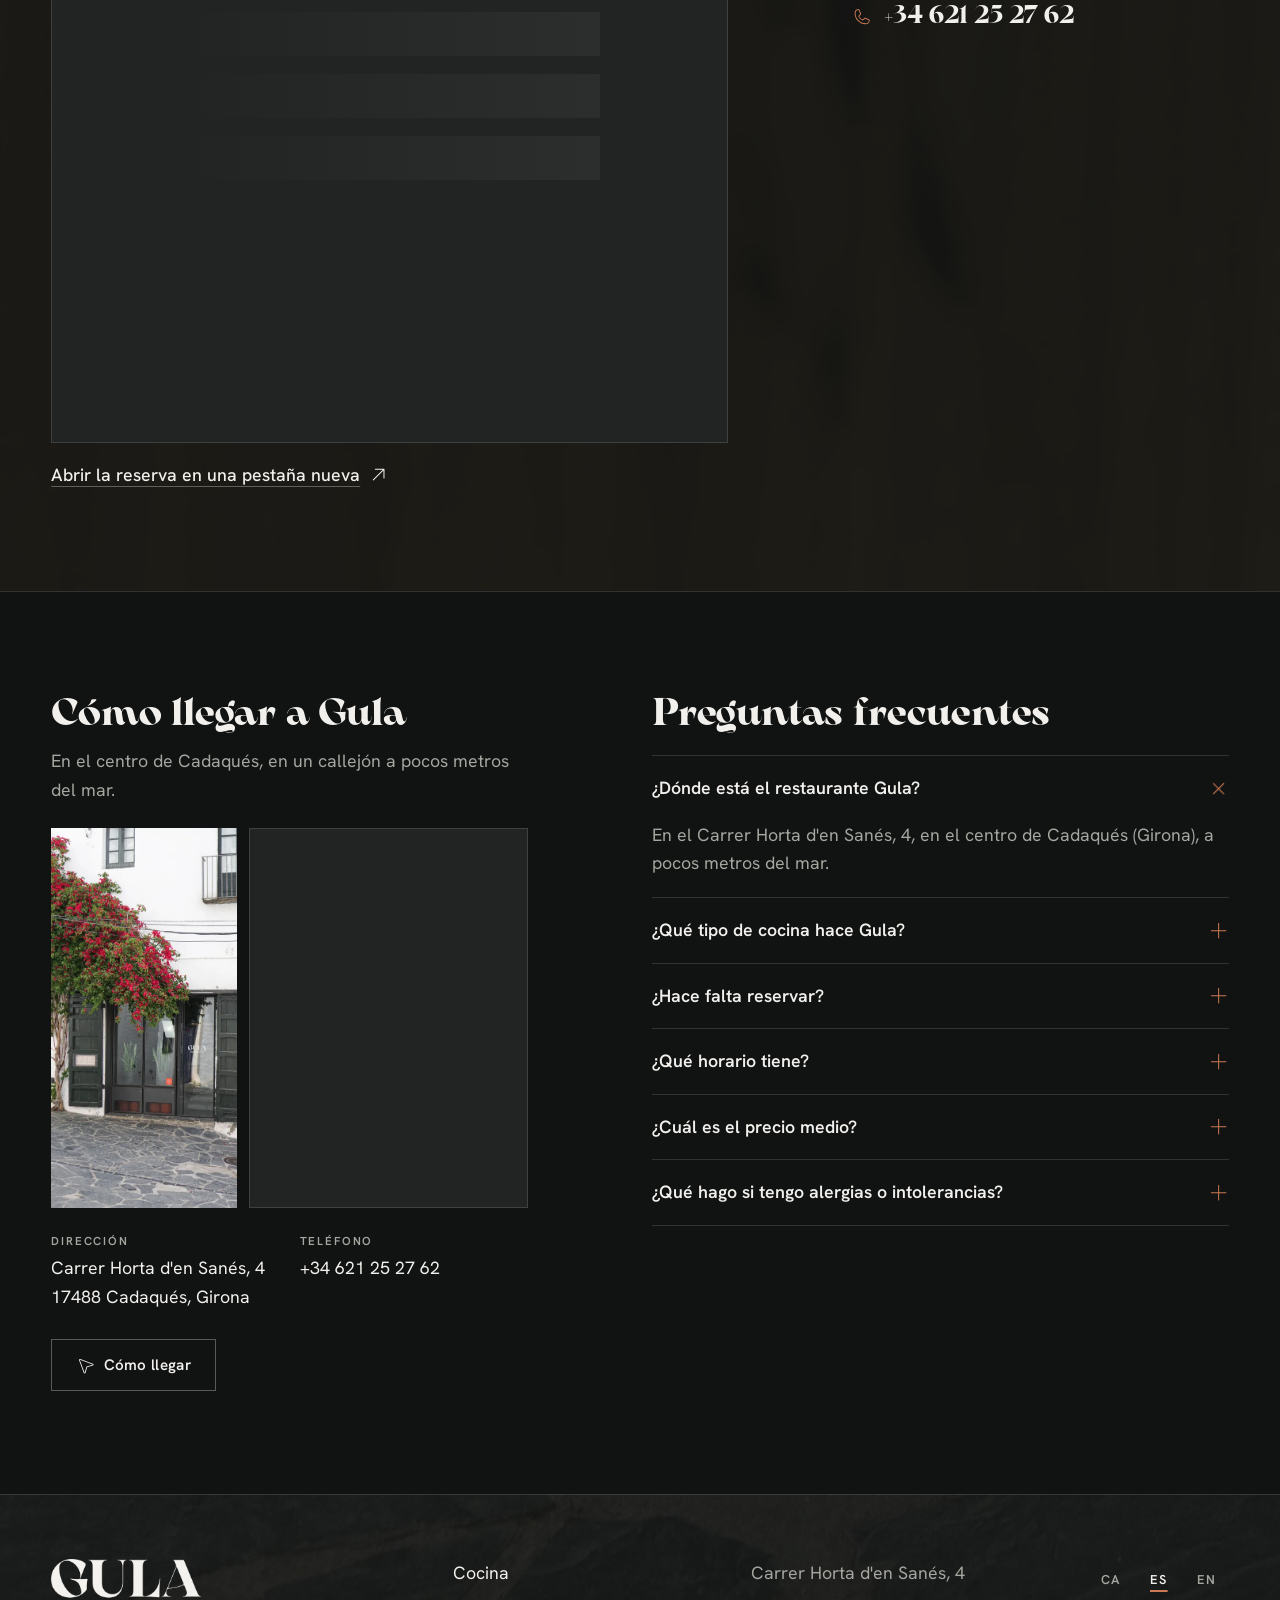
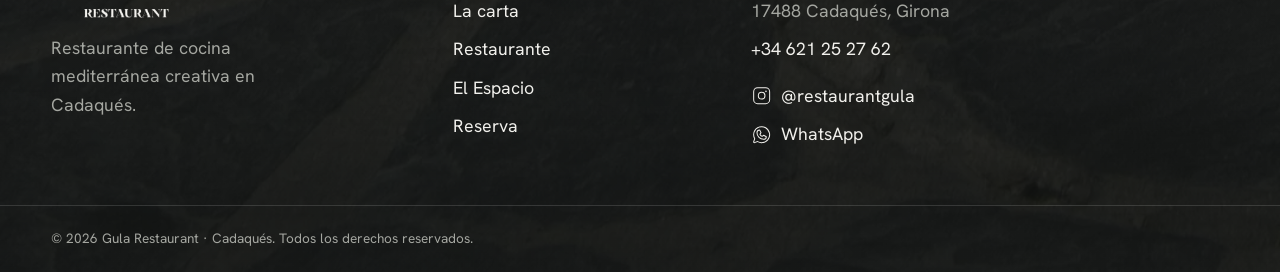
<file: gula-web/es/index.html>
<!doctype html>
<html lang="es">
<head>
<meta charset="utf-8">
<meta name="viewport" content="width=device-width, initial-scale=1, viewport-fit=cover">
<title>Gula | Restaurante de cocina creativa en Cadaqués</title>
<meta name="description" content="Restaurante de cocina mediterránea creativa en el centro de Cadaqués, recomendado por la Guía Repsol 2026. Pescado y carne a la brasa y carta de temporada. Reserva mesa.">
<meta name="keywords" content="restaurante Cadaqués, dónde comer en Cadaqués, mejores restaurantes Cadaqués, cocina creativa Cadaqués, cocina mediterránea creativa, restaurante Costa Brava, restaurante Empordà, Guía Repsol Cadaqués, pescado a la brasa Cadaqués">
<meta name="robots" content="index, follow, max-image-preview:large">
<meta name="geo.region" content="ES-CT">
<meta name="geo.placename" content="Cadaqués">
<meta name="geo.position" content="42.2892126;3.2814082">
<meta name="ICBM" content="42.2892126, 3.2814082">
<meta name="theme-color" content="#111312">
<script>document.documentElement.classList.add("js");try{var n=performance.getEntriesByType("navigation")[0];if(sessionStorage.getItem("gula-intro")&&!(n&&n.type==="reload"))document.documentElement.classList.add("no-intro");else sessionStorage.setItem("gula-intro","1")}catch(e){}</script>
<meta property="og:type" content="restaurant">
<meta property="og:site_name" content="Gula Restaurant">
<meta property="og:locale" content="es_ES">
<meta property="og:title" content="Gula | Restaurante de cocina creativa en Cadaqués">
<meta property="og:description" content="Restaurante de cocina mediterránea creativa en el centro de Cadaqués, recomendado por la Guía Repsol 2026. Pescado y carne a la brasa y carta de temporada. Reserva mesa.">
<meta name="twitter:card" content="summary_large_image">
<meta property="og:image" content="../assets/img/og.jpg">
<link rel="icon" href="../favicon.ico" sizes="any">
<link rel="icon" type="image/png" href="../assets/img/favicon-512.png">
<link rel="apple-touch-icon" href="../assets/img/apple-touch-icon.png">
<link rel="preload" href="../assets/fonts/arsenica-bold.woff2" as="font" type="font/woff2" crossorigin>
<link rel="preload" href="../assets/fonts/hanken-grotesk.woff2" as="font" type="font/woff2" crossorigin>
<link rel="preload" as="image" type="image/webp" imagesrcset="../assets/img/plat-llum-640.webp 640w, ../assets/img/plat-llum-1080.webp 1080w, ../assets/img/plat-llum-1600.webp 1600w, ../assets/img/plat-llum-2200.webp 2200w" imagesizes="(min-width: 1024px) 50vw, 100vw" fetchpriority="high">
<link rel="stylesheet" href="../assets/styles.css">
<script type="application/ld+json">{"@context":"https://schema.org","@graph":[{"@type":"Restaurant","@id":"#restaurant","name":"Gula Restaurant","alternateName":"Gula Cadaqués","description":"Restaurante de cocina mediterránea creativa en el centro de Cadaqués, recomendado por la Guía Repsol 2026. Pescado y carne a la brasa y carta de temporada. Reserva mesa.","servesCuisine":["Cocina mediterránea creativa","Mediterranean","Creative"],"priceRange":"€€€","telephone":"+34621252762","address":{"@type":"PostalAddress","streetAddress":"Carrer Horta d'en Sanés, 4","postalCode":"17488","addressLocality":"Cadaqués","addressRegion":"Girona","addressCountry":"ES"},"geo":{"@type":"GeoCoordinates","latitude":42.2892126,"longitude":3.2814082},"hasMap":"https://maps.google.com/?cid=5223975124710653241","openingHoursSpecification":[{"@type":"OpeningHoursSpecification","dayOfWeek":["Sunday","Thursday","Friday","Saturday"],"opens":"13:00","closes":"15:15"},{"@type":"OpeningHoursSpecification","dayOfWeek":["Sunday","Tuesday","Wednesday","Thursday","Friday","Saturday"],"opens":"20:00","closes":"22:30"}],"acceptsReservations":"https://gulacadaques.myrestoo.net/es/reservar","award":"Guía Repsol 2026 · Recomendado","keywords":"restaurante Cadaqués, dónde comer en Cadaqués, mejores restaurantes Cadaqués, cocina creativa Cadaqués, cocina mediterránea creativa, restaurante Costa Brava, restaurante Empordà, Guía Repsol Cadaqués, pescado a la brasa Cadaqués","sameAs":["https://www.instagram.com/restaurantgula/","https://maps.google.com/?cid=5223975124710653241","https://www.guiarepsol.com/es/fichas/restaurante/gula-334979/","https://www.tripadvisor.com/Restaurant_Review-g580326-d27119287-Reviews-Restaurant_Gula_Cadaques-Cadaques_Costa_Brava_Province_of_Girona_Catalonia.html"],"inLanguage":"es"},{"@type":"FAQPage","mainEntity":[{"@type":"Question","name":"¿Dónde está el restaurante Gula?","acceptedAnswer":{"@type":"Answer","text":"En el Carrer Horta d'en Sanés, 4, en el centro de Cadaqués (Girona), a pocos metros del mar."}},{"@type":"Question","name":"¿Qué tipo de cocina hace Gula?","acceptedAnswer":{"@type":"Answer","text":"Cocina mediterránea creativa con acentos asiáticos: producto local y de temporada, pescado y carne a la brasa y una carta que cambia con cada estación. Gula es restaurante recomendado en la Guía Repsol 2026."}},{"@type":"Question","name":"¿Hace falta reservar?","acceptedAnswer":{"@type":"Answer","text":"Es muy recomendable, porque el comedor es pequeño. Puedes reservar online, por WhatsApp, por Instagram o llamando al +34 621 25 27 62."}},{"@type":"Question","name":"¿Qué horario tiene?","acceptedAnswer":{"@type":"Answer","text":"Jueves a domingo: comida 13:00-15:15 y cena 20:00-22:30. Martes y miércoles: cena 20:00-22:30. Lunes: cerrado por descanso. El horario puede variar según la temporada."}},{"@type":"Question","name":"¿Cuál es el precio medio?","acceptedAnswer":{"@type":"Answer","text":"Según la Guía Repsol, entre 35 y 60 € por persona."}},{"@type":"Question","name":"¿Qué hago si tengo alergias o intolerancias?","acceptedAnswer":{"@type":"Answer","text":"Indícalo al hacer la reserva o coméntalo al equipo de sala antes de pedir."}}]}]}</script>
</head>
<body data-page="home">
<div class="intro" data-intro aria-hidden="true">
  <svg class="intro__logo" viewBox="0 0 852 337" role="presentation">
    <defs>
      <mask id="intro-bites" maskUnits="userSpaceOnUse" x="-120" y="-120" width="1092" height="577">
        <rect x="-120" y="-120" width="1092" height="577" fill="#fff"/>
        <g transform="translate(846 6)"><g class="intro__bite" style="--n:0" fill="#000"><circle r="150"/><circle cx="150.0" cy="0.0" r="33.0"/><circle cx="121.4" cy="88.2" r="33.0"/><circle cx="46.4" cy="142.7" r="33.0"/><circle cx="-46.4" cy="142.7" r="33.0"/><circle cx="-121.4" cy="88.2" r="33.0"/><circle cx="-150.0" cy="0.0" r="33.0"/><circle cx="-121.4" cy="-88.2" r="33.0"/><circle cx="-46.4" cy="-142.7" r="33.0"/><circle cx="46.4" cy="-142.7" r="33.0"/><circle cx="121.4" cy="-88.2" r="33.0"/></g></g>
        <g transform="translate(-6 330)"><g class="intro__bite" style="--n:1" fill="#000"><circle r="168"/><circle cx="168.0" cy="0.0" r="37.0"/><circle cx="135.9" cy="98.7" r="37.0"/><circle cx="51.9" cy="159.8" r="37.0"/><circle cx="-51.9" cy="159.8" r="37.0"/><circle cx="-135.9" cy="98.7" r="37.0"/><circle cx="-168.0" cy="0.0" r="37.0"/><circle cx="-135.9" cy="-98.7" r="37.0"/><circle cx="-51.9" cy="-159.8" r="37.0"/><circle cx="51.9" cy="-159.8" r="37.0"/><circle cx="135.9" cy="-98.7" r="37.0"/></g></g>
        <g transform="translate(420 -30)"><g class="intro__bite" style="--n:2" fill="#000"><circle r="128"/><circle cx="128.0" cy="0.0" r="28.2"/><circle cx="103.6" cy="75.2" r="28.2"/><circle cx="39.6" cy="121.7" r="28.2"/><circle cx="-39.6" cy="121.7" r="28.2"/><circle cx="-103.6" cy="75.2" r="28.2"/><circle cx="-128.0" cy="0.0" r="28.2"/><circle cx="-103.6" cy="-75.2" r="28.2"/><circle cx="-39.6" cy="-121.7" r="28.2"/><circle cx="39.6" cy="-121.7" r="28.2"/><circle cx="103.6" cy="-75.2" r="28.2"/></g></g>
        <g transform="translate(610 360)"><g class="intro__bite" style="--n:3" fill="#000"><circle r="150"/><circle cx="150.0" cy="0.0" r="33.0"/><circle cx="121.4" cy="88.2" r="33.0"/><circle cx="46.4" cy="142.7" r="33.0"/><circle cx="-46.4" cy="142.7" r="33.0"/><circle cx="-121.4" cy="88.2" r="33.0"/><circle cx="-150.0" cy="0.0" r="33.0"/><circle cx="-121.4" cy="-88.2" r="33.0"/><circle cx="-46.4" cy="-142.7" r="33.0"/><circle cx="46.4" cy="-142.7" r="33.0"/><circle cx="121.4" cy="-88.2" r="33.0"/></g></g>
        <g transform="translate(890 250)"><g class="intro__bite" style="--n:4" fill="#000"><circle r="138"/><circle cx="138.0" cy="0.0" r="30.4"/><circle cx="111.6" cy="81.1" r="30.4"/><circle cx="42.6" cy="131.2" r="30.4"/><circle cx="-42.6" cy="131.2" r="30.4"/><circle cx="-111.6" cy="81.1" r="30.4"/><circle cx="-138.0" cy="0.0" r="30.4"/><circle cx="-111.6" cy="-81.1" r="30.4"/><circle cx="-42.6" cy="-131.2" r="30.4"/><circle cx="42.6" cy="-131.2" r="30.4"/><circle cx="111.6" cy="-81.1" r="30.4"/></g></g>
      </mask>
    </defs>
    <image href="../assets/img/logo-blanc.png" width="852" height="337" mask="url(#intro-bites)"/>
  </svg>
</div>
<a class="skip-link" href="#main">Saltar al contenido</a>
<header class="site-header" data-header>
  <button class="nav-toggle" type="button" aria-controls="drawer" aria-expanded="false" data-nav-open>
    <svg class="icon" aria-hidden="true" focusable="false" xmlns="http://www.w3.org/2000/svg" viewBox="0 0 256 256" fill="currentColor"><path d="M222,128a6,6,0,0,1-6,6H40a6,6,0,0,1,0-12H216A6,6,0,0,1,222,128ZM40,70H216a6,6,0,0,0,0-12H40a6,6,0,0,0,0,12ZM216,186H40a6,6,0,0,0,0,12H216a6,6,0,0,0,0-12Z"/></svg><span class="sr-only">Abrir la navegación</span>
  </button>
  <a class="site-header__logo" href="../es/" aria-label="Gula Restaurant, inicio">
    <img src="../assets/img/logo-blanc.png" alt="" width="852" height="337">
  </a>
  <a class="btn btn--accent btn--sm site-header__cta" href="#reserva">Reservar mesa</a>
</header>
<dialog class="drawer" id="drawer" aria-label="Navegación" data-drawer>
  <div class="drawer__panel">
    <div class="drawer__top">
      <button class="drawer__close" type="button" data-nav-close><svg class="icon" aria-hidden="true" focusable="false" xmlns="http://www.w3.org/2000/svg" viewBox="0 0 256 256" fill="currentColor"><path d="M204.24,195.76a6,6,0,1,1-8.48,8.48L128,136.49,60.24,204.24a6,6,0,0,1-8.48-8.48L119.51,128,51.76,60.24a6,6,0,0,1,8.48-8.48L128,119.51l67.76-67.75a6,6,0,0,1,8.48,8.48L136.49,128Z"/></svg><span class="sr-only">Cerrar la navegación</span></button>
    </div>
    <a class="drawer__logo" href="../es/" aria-label="Gula Restaurant, inicio" data-nav-link>
      <img src="../assets/img/logo-blanc.png" alt="" width="852" height="337">
    </a>
    <nav class="drawer__nav">
      <ul>
        <li style="--i:0"><a href="#restaurant" data-nav-link data-preview="volta">Restaurante</a></li>
        <li style="--i:1"><a href="#espai" data-nav-link data-preview="cuina-equip">El Espacio</a></li>
        <li style="--i:2"><a href="#cuina" data-nav-link data-preview="plat-ceviche">Cocina</a></li>
        <li style="--i:3"><a href="../assets/carta-gula.pdf" data-nav-link data-preview="carta-taula" target="_blank" rel="noopener" type="application/pdf">La carta<span class="sr-only"> (PDF) (se abre en una pestaña nueva)</span></a></li>
        <li style="--i:4"><a href="#reserva" data-nav-link data-preview="taula-servei">Reserva</a></li>
      </ul>
    </nav>
    <div class="drawer__extra">
      <div class="drawer__social">
        <a href="https://www.instagram.com/restaurantgula/" target="_blank" rel="noopener"><svg class="icon" aria-hidden="true" focusable="false" xmlns="http://www.w3.org/2000/svg" viewBox="0 0 256 256" fill="currentColor"><path d="M128,82a46,46,0,1,0,46,46A46.06,46.06,0,0,0,128,82Zm0,80a34,34,0,1,1,34-34A34,34,0,0,1,128,162ZM176,26H80A54.06,54.06,0,0,0,26,80v96a54.06,54.06,0,0,0,54,54h96a54.06,54.06,0,0,0,54-54V80A54.06,54.06,0,0,0,176,26Zm42,150a42,42,0,0,1-42,42H80a42,42,0,0,1-42-42V80A42,42,0,0,1,80,38h96a42,42,0,0,1,42,42ZM190,76a10,10,0,1,1-10-10A10,10,0,0,1,190,76Z"/></svg><span class="sr-only">Instagram (se abre en una pestaña nueva)</span></a>
        <a href="https://wa.me/34621252762" target="_blank" rel="noopener"><svg class="icon" aria-hidden="true" focusable="false" xmlns="http://www.w3.org/2000/svg" viewBox="0 0 256 256" fill="currentColor"><path d="M186.68,146.63l-32-16a6,6,0,0,0-6,.38L133,141.46A42.49,42.49,0,0,1,114.54,123L125,107.33a6,6,0,0,0,.38-6l-16-32A6,6,0,0,0,104,66a38,38,0,0,0-38,38,86.1,86.1,0,0,0,86,86,38,38,0,0,0,38-38A6,6,0,0,0,186.68,146.63ZM152,178a74.09,74.09,0,0,1-74-74,26,26,0,0,1,22.42-25.75l12.66,25.32-10.39,15.58a6,6,0,0,0-.54,5.63,54.43,54.43,0,0,0,29.07,29.07,6,6,0,0,0,5.63-.54l15.58-10.39,25.32,12.66A26,26,0,0,1,152,178ZM128,26A102,102,0,0,0,38.35,176.69L26.73,211.56a14,14,0,0,0,17.71,17.71l34.87-11.62A102,102,0,1,0,128,26Zm0,192a90,90,0,0,1-45.06-12.08,6.09,6.09,0,0,0-3-.81,6.2,6.2,0,0,0-1.9.31L40.65,217.88a2,2,0,0,1-2.53-2.53L50.58,178a6,6,0,0,0-.5-4.91A90,90,0,1,1,128,218Z"/></svg><span class="sr-only">WhatsApp (se abre en una pestaña nueva)</span></a>
        <a href="tel:+34621252762"><svg class="icon" aria-hidden="true" focusable="false" xmlns="http://www.w3.org/2000/svg" viewBox="0 0 256 256" fill="currentColor"><path d="M221.59,160.3l-47.24-21.17a14,14,0,0,0-13.28,1.22,4.81,4.81,0,0,0-.56.42l-24.69,21a1.88,1.88,0,0,1-1.68.06c-15.87-7.66-32.31-24-40-39.65a1.91,1.91,0,0,1,0-1.68l21.07-25a6.13,6.13,0,0,0,.42-.58,14,14,0,0,0,1.12-13.27L95.73,34.49a14,14,0,0,0-14.56-8.38A54.24,54.24,0,0,0,34,80c0,78.3,63.7,142,142,142a54.25,54.25,0,0,0,53.89-47.17A14,14,0,0,0,221.59,160.3ZM176,210C104.32,210,46,151.68,46,80A42.23,42.23,0,0,1,82.67,38h.23a2,2,0,0,1,1.84,1.31l21.1,47.11a2,2,0,0,1,0,1.67L84.73,113.15a4.73,4.73,0,0,0-.43.57,14,14,0,0,0-.91,13.73c8.87,18.16,27.17,36.32,45.53,45.19a14,14,0,0,0,13.77-1c.19-.13.38-.27.56-.42l24.68-21a1.92,1.92,0,0,1,1.6-.1l47.25,21.17a2,2,0,0,1,1.21,2A42.24,42.24,0,0,1,176,210Z"/></svg><span class="sr-only">+34 621 25 27 62</span></a>
      </div>
    </div>
    <ul class="drawer__langs" aria-label="Idioma">
<li><a href="../" hreflang="ca" lang="ca"><span aria-hidden="true">CA</span><span class="sr-only">Català</span></a></li>
<li><a href="../es/" hreflang="es" lang="es" aria-current="true"><span aria-hidden="true">ES</span><span class="sr-only">Español</span></a></li>
<li><a href="../en/" hreflang="en" lang="en"><span aria-hidden="true">EN</span><span class="sr-only">English</span></a></li>
</ul>
  </div>
  <div class="drawer__preview" aria-hidden="true" data-nav-close-area>
    <div class="drawer__shot is-active" data-shot="volta"><img src="../assets/img/volta-1080.webp" srcset="../assets/img/volta-640.webp 640w, ../assets/img/volta-1080.webp 1080w, ../assets/img/volta-1600.webp 1600w" sizes="60vw" width="2000" height="1333" alt="" loading="lazy" decoding="async"></div>
    <div class="drawer__shot" data-shot="cuina-equip"><img src="../assets/img/cuina-equip-1080.webp" srcset="../assets/img/cuina-equip-640.webp 640w, ../assets/img/cuina-equip-1080.webp 1080w, ../assets/img/cuina-equip-1600.webp 1600w, ../assets/img/cuina-equip-2200.webp 2200w" sizes="60vw" width="4000" height="6000" alt="" loading="lazy" decoding="async"></div>
    <div class="drawer__shot" data-shot="plat-ceviche"><img src="../assets/img/plat-ceviche-1080.webp" srcset="../assets/img/plat-ceviche-640.webp 640w, ../assets/img/plat-ceviche-1080.webp 1080w, ../assets/img/plat-ceviche-1600.webp 1600w" sizes="60vw" width="1560" height="1950" alt="" loading="lazy" decoding="async"></div>
    <div class="drawer__shot" data-shot="carta-taula"><img src="../assets/img/carta-taula-1080.webp" srcset="../assets/img/carta-taula-640.webp 640w, ../assets/img/carta-taula-1080.webp 1080w, ../assets/img/carta-taula-1600.webp 1600w" sizes="60vw" width="1638" height="2048" alt="" loading="lazy" decoding="async"></div>
    <div class="drawer__shot" data-shot="taula-servei"><img src="../assets/img/taula-servei-1080.webp" srcset="../assets/img/taula-servei-640.webp 640w, ../assets/img/taula-servei-1080.webp 1080w, ../assets/img/taula-servei-1600.webp 1600w" sizes="60vw" width="1560" height="1949" alt="" loading="lazy" decoding="async"></div>
  </div>
</dialog>
<main id="main">
  <section class="hero" aria-labelledby="hero-title" data-hero>
    <div class="hero__media">
      <div class="lamp" aria-hidden="true">
        <span class="lamp__cord"></span><span class="lamp__shade"></span>
        <span class="lamp__light"><span class="lamp__dim"><span class="lamp__bulb"></span><span class="lamp__beam"></span></span></span>
      </div>
      <div class="hero__dishwrap">
        <img class="hero__dish" src="../assets/img/plat-llum-1080.webp" srcset="../assets/img/plat-llum-640.webp 640w, ../assets/img/plat-llum-1080.webp 1080w, ../assets/img/plat-llum-1600.webp 1600w, ../assets/img/plat-llum-2200.webp 2200w" sizes="(min-width: 1024px) 50vw, 100vw" width="2000" height="2500" alt="Postre de Gula bajo la luz de una lámpara: crema, coulis rojo, merengues y frutos del bosque" loading="eager" fetchpriority="high" decoding="async">
      </div>
    </div>
    <div class="hero__panel">
      <div class="hero__content">
        <h1 class="hero__title" id="hero-title" data-glow>
          <span class="sr-only">Gula, restaurante de cocina creativa en Cadaqués.</span>
          <span class="hero__logo" data-glow-line aria-hidden="true">
            <img src="../assets/img/logo-blanc.png" alt="" width="852" height="337">
            <span class="hero__logo-glow"><span></span></span>
          </span>
          <span class="hero__line" data-glow-line data-text="Cocina creativa">Cocina creativa</span>
          <em class="hero__line hero__line--italic" data-glow-line data-text="con alma mediterránea.">con alma mediterránea.</em>
        </h1>
      </div>
      <ul class="hero__info">
        <li><svg class="icon" aria-hidden="true" focusable="false" xmlns="http://www.w3.org/2000/svg" viewBox="0 0 256 256" fill="currentColor"><path d="M128,26A102,102,0,1,0,230,128,102.12,102.12,0,0,0,128,26Zm0,192a90,90,0,1,1,90-90A90.1,90.1,0,0,1,128,218Zm62-90a6,6,0,0,1-6,6H128a6,6,0,0,1-6-6V72a6,6,0,0,1,12,0v50h50A6,6,0,0,1,190,128Z"/></svg><span data-today-hours>Martes a domingo</span></li>
        <li><svg class="icon" aria-hidden="true" focusable="false" xmlns="http://www.w3.org/2000/svg" viewBox="0 0 256 256" fill="currentColor"><path d="M128,66a38,38,0,1,0,38,38A38,38,0,0,0,128,66Zm0,64a26,26,0,1,1,26-26A26,26,0,0,1,128,130Zm0-112a86.1,86.1,0,0,0-86,86c0,30.91,14.34,63.74,41.47,94.94a252.32,252.32,0,0,0,41.09,38,6,6,0,0,0,6.88,0,252.32,252.32,0,0,0,41.09-38c27.13-31.2,41.47-64,41.47-94.94A86.1,86.1,0,0,0,128,18Zm0,206.51C113,212.93,54,163.62,54,104a74,74,0,0,1,148,0C202,163.62,143,212.93,128,224.51Z"/></svg><a href="https://www.google.com/maps/dir/?api=1&destination=Restaurant%20Gula%2C%20Carrer%20Horta%20d'en%20San%C3%A9s%204%2C%2017488%20Cadaqu%C3%A9s" target="_blank" rel="noopener">Carrer Horta d'en Sanés, 4</a></li>
        <li><svg class="icon" aria-hidden="true" focusable="false" xmlns="http://www.w3.org/2000/svg" viewBox="0 0 256 256" fill="currentColor"><path d="M221.59,160.3l-47.24-21.17a14,14,0,0,0-13.28,1.22,4.81,4.81,0,0,0-.56.42l-24.69,21a1.88,1.88,0,0,1-1.68.06c-15.87-7.66-32.31-24-40-39.65a1.91,1.91,0,0,1,0-1.68l21.07-25a6.13,6.13,0,0,0,.42-.58,14,14,0,0,0,1.12-13.27L95.73,34.49a14,14,0,0,0-14.56-8.38A54.24,54.24,0,0,0,34,80c0,78.3,63.7,142,142,142a54.25,54.25,0,0,0,53.89-47.17A14,14,0,0,0,221.59,160.3ZM176,210C104.32,210,46,151.68,46,80A42.23,42.23,0,0,1,82.67,38h.23a2,2,0,0,1,1.84,1.31l21.1,47.11a2,2,0,0,1,0,1.67L84.73,113.15a4.73,4.73,0,0,0-.43.57,14,14,0,0,0-.91,13.73c8.87,18.16,27.17,36.32,45.53,45.19a14,14,0,0,0,13.77-1c.19-.13.38-.27.56-.42l24.68-21a1.92,1.92,0,0,1,1.6-.1l47.25,21.17a2,2,0,0,1,1.21,2A42.24,42.24,0,0,1,176,210Z"/></svg><a href="tel:+34621252762">+34 621 25 27 62</a></li>
      </ul>
    </div>
  </section>

  <section class="cuina" id="cuina" aria-labelledby="cuina-title">
    <div class="cuina__band" data-cuina-band>
      <img src="../assets/img/plat-banda-1080.webp" srcset="../assets/img/plat-banda-640.webp 640w, ../assets/img/plat-banda-1080.webp 1080w, ../assets/img/plat-banda-1600.webp 1600w, ../assets/img/plat-banda-2200.webp 2200w" sizes="100vw" width="2400" height="1100" alt="Plato de Gula emplatado sobre un fondo oscuro" loading="lazy" decoding="async">
    </div>
    <div class="cuina__sticky" data-cuina-sticky aria-hidden="true">
      <p class="cuina__word">Cocina</p>
    </div>
    <div class="wrap cuina__body">
      <div class="season">
        <div class="season__text">
          <h2 class="display cuina__title" id="cuina-title" data-reveal>Una cocina que sigue la estación.</h2>
          <p class="cuina__lead" data-reveal>La carta no se queda quieta: cambia con la temporada. El producto de cada momento decide lo que sale de la cocina.</p>
          <p class="season__more" data-reveal>Setas en otoño, pescado y marisco del Mediterráneo, verduras de la huerta en su punto. Cada plato se construye por capas, con brasa, fondos y salsas que piden tiempo y oficio.</p>
        </div>
        <div class="season__plates">
          <h3 class="block-title" data-reveal>Ahora en carta</h3>
          <ul class="plates">
            <li class="plate" data-fx="plate" style="--i:0">
              <div class="plate__img"><img src="../assets/img/rodo-ceviche-1080.webp" srcset="../assets/img/rodo-ceviche-640.webp 640w, ../assets/img/rodo-ceviche-1080.webp 1080w" sizes="(min-width: 1024px) 15vw, 30vw" width="900" height="900" alt="Ceviche de mango. Gamba roja, aguacate y maíz. Gula, Cadaqués" loading="lazy" decoding="async"></div>
              <p class="plate__name">Ceviche de mango</p>
              <p class="plate__desc">Gamba roja, aguacate y maíz</p>
            </li><li class="plate" data-fx="plate" style="--i:1">
              <div class="plate__img"><img src="../assets/img/rodo-tartar-1080.webp" srcset="../assets/img/rodo-tartar-640.webp 640w, ../assets/img/rodo-tartar-1080.webp 1080w" sizes="(min-width: 1024px) 15vw, 30vw" width="900" height="900" alt="Steak tartar. Cortado a cuchillo, con grasa de txuletón. Gula, Cadaqués" loading="lazy" decoding="async"></div>
              <p class="plate__name">Steak tartar</p>
              <p class="plate__desc">Cortado a cuchillo, con grasa de txuletón</p>
            </li><li class="plate" data-fx="plate" style="--i:2">
              <div class="plate__img"><img src="../assets/img/rodo-calamar-1080.webp" srcset="../assets/img/rodo-calamar-640.webp 640w, ../assets/img/rodo-calamar-1080.webp 1080w" sizes="(min-width: 1024px) 15vw, 30vw" width="900" height="900" alt="Tartar de calamar. Crema de boletus, cep a la brasa y salsa de tinta. Gula, Cadaqués" loading="lazy" decoding="async"></div>
              <p class="plate__name">Tartar de calamar</p>
              <p class="plate__desc">Crema de boletus, cep a la brasa y salsa de tinta</p>
            </li>
          </ul>
        </div>
      </div>

      <div class="gallery">
        <h3 class="block-title" data-reveal>De nuestra cocina</h3>
        <ul class="gallery__list" data-carousel>
          <li class="card" data-fx="card" style="--i:0">
            <figure>
              <div class="card__img"><img src="../assets/img/plat-temporada-1080.webp" srcset="../assets/img/plat-temporada-640.webp 640w, ../assets/img/plat-temporada-1080.webp 1080w, ../assets/img/plat-temporada-1600.webp 1600w" sizes="(min-width: 1024px) 30vw, 78vw" width="1560" height="2048" alt="Vieiras en sashimi. Curry verde, remolacha, pak choi y shimejis. Gula, Cadaqués" loading="lazy" decoding="async"></div>
              <figcaption><span class="card__name">Vieiras en sashimi</span><span class="card__desc">Curry verde, remolacha, pak choi y shimejis</span></figcaption>
            </figure>
          </li><li class="card" data-fx="card" style="--i:1">
            <figure>
              <div class="card__img"><img src="../assets/img/plat-xai-1080.webp" srcset="../assets/img/plat-xai-640.webp 640w, ../assets/img/plat-xai-1080.webp 1080w, ../assets/img/plat-xai-1600.webp 1600w" sizes="(min-width: 1024px) 30vw, 78vw" width="1440" height="1801" alt="Cordero a la brasa. Tzatziki, salsa de curry, dátiles y cacahuetes. Gula, Cadaqués" loading="lazy" decoding="async"></div>
              <figcaption><span class="card__name">Cordero a la brasa</span><span class="card__desc">Tzatziki, salsa de curry, dátiles y cacahuetes</span></figcaption>
            </figure>
          </li><li class="card" data-fx="card" style="--i:2">
            <figure>
              <div class="card__img"><img src="../assets/img/plat-seitons-1080.webp" srcset="../assets/img/plat-seitons-640.webp 640w, ../assets/img/plat-seitons-1080.webp 1080w, ../assets/img/plat-seitons-1600.webp 1600w" sizes="(min-width: 1024px) 30vw, 78vw" width="1638" height="2048" alt="Boquerones marinados. Oliva, piparra y naranja. Gula, Cadaqués" loading="lazy" decoding="async"></div>
              <figcaption><span class="card__name">Boquerones marinados</span><span class="card__desc">Oliva, piparra y naranja</span></figcaption>
            </figure>
          </li>
        </ul>
      </div>

      <div class="cuina__end" data-reveal>
        <a class="btn btn--accent btn--lg" href="../assets/carta-gula.pdf" target="_blank" rel="noopener" type="application/pdf"><svg class="icon" aria-hidden="true" focusable="false" xmlns="http://www.w3.org/2000/svg" viewBox="0 0 256 256" fill="currentColor"><path d="M222,152a6,6,0,0,1-6,6H190v20h18a6,6,0,0,1,0,12H190v18a6,6,0,0,1-12,0V152a6,6,0,0,1,6-6h32A6,6,0,0,1,222,152ZM90,172a26,26,0,0,1-26,26H54v10a6,6,0,0,1-12,0V152a6,6,0,0,1,6-6H64A26,26,0,0,1,90,172Zm-12,0a14,14,0,0,0-14-14H54v28H64A14,14,0,0,0,78,172Zm84,8a34,34,0,0,1-34,34H112a6,6,0,0,1-6-6V152a6,6,0,0,1,6-6h16A34,34,0,0,1,162,180Zm-12,0a22,22,0,0,0-22-22H118v44h10A22,22,0,0,0,150,180ZM42,112V40A14,14,0,0,1,56,26h96a6,6,0,0,1,4.25,1.76l56,56A6,6,0,0,1,214,88v24a6,6,0,0,1-12,0V94H152a6,6,0,0,1-6-6V38H56a2,2,0,0,0-2,2v72a6,6,0,0,1-12,0ZM158,82h35.52L158,46.48Z"/></svg>Nuestra carta<span class="sr-only"> (PDF) (se abre en una pestaña nueva)</span></a>
        <p>Carta de temporada en PDF</p>
      </div>
    </div>
  </section>

  <section class="band" id="restaurant" aria-labelledby="restaurant-title">
    <div class="band__text tex tex--door">
      <div class="band__inner">
        <h2 class="display band__title" id="restaurant-title" data-reveal>Un comedor íntimo en el corazón de Cadaqués.</h2>
        <p class="band__lead" data-reveal>Pocas mesas, luz cálida y un servicio cercano que explica cada plato.</p>
        <p data-reveal>Escondido en un callejón que se abre al mar, Gula lleva la tradición mediterránea a una cocina de alto nivel con guiños asiáticos. Platos delicados, producto de primera y puntos de cocción precisos, en un local moderno en uno de los rincones más bonitos de Cadaqués, pensado para disfrutar sin prisa.</p>
        <blockquote class="quote" data-reveal>
          <p lang="es">«Una cocina de alto nivel que actualiza la tradición mediterránea»</p>
          <cite>Guía Repsol 2026</cite>
        </blockquote>
        <a class="repsol" href="https://www.guiarepsol.com/es/fichas/restaurante/gula-334979/" target="_blank" rel="noopener" data-reveal>
          <span class="repsol__top">Guía Repsol 2026</span>
          <span class="repsol__bottom">Recomendado<svg class="icon" aria-hidden="true" focusable="false" xmlns="http://www.w3.org/2000/svg" viewBox="0 0 256 256" fill="currentColor"><path d="M198,64V168a6,6,0,0,1-12,0V78.48L68.24,196.24a6,6,0,0,1-8.48-8.48L177.52,70H88a6,6,0,0,1,0-12H192A6,6,0,0,1,198,64Z"/></svg></span>
          <span class="sr-only">(se abre en una pestaña nueva)</span>
        </a>
        <div class="band__sub" id="espai" data-reveal>
          <h3 class="display band__subtitle">Antes, la cocina de una casa de pueblo.</h3>
          <p>Gula ocupa una antigua casa de pueblo de Cadaqués. Su cocina, la de toda la vida, es hoy el corazón del restaurante: aquí se corta, se cocina y se emplata todo lo que llega a la mesa.</p>
          <ul class="facts">
            <li>Antigua casa de pueblo</li>
            <li>Un comedor para pocos</li>
            <li>A pocos metros del mar</li>
          </ul>
        </div>
      </div>
    </div>
    <div class="band__media band__media--duo">
      <figure class="duo duo--main" data-fx="curtain"><img src="../assets/img/volta-1080.webp" srcset="../assets/img/volta-640.webp 640w, ../assets/img/volta-1080.webp 1080w, ../assets/img/volta-1600.webp 1600w" sizes="(min-width: 900px) 50vw, 50vw" width="2000" height="1333" alt="Comedor de Gula bajo una bóveda catalana de ladrillo, con luz cálida y sillas de mimbre" loading="lazy" decoding="async"></figure>
      <figure class="duo duo--second" data-fx="wipe"><img src="../assets/img/cuina-equip-1080.webp" srcset="../assets/img/cuina-equip-640.webp 640w, ../assets/img/cuina-equip-1080.webp 1080w, ../assets/img/cuina-equip-1600.webp 1600w, ../assets/img/cuina-equip-2200.webp 2200w" sizes="(min-width: 900px) 30vw, 50vw" width="4000" height="6000" alt="Cocineros de Gula preparando producto en la cocina del restaurante durante el servicio" loading="lazy" decoding="async"></figure>
    </div>
  </section>

  <section class="section reserva tex tex--amber" id="reserva" aria-labelledby="reserva-title" data-reserva>
    <div class="wrap reserva__grid">
      <div class="reserva__main">
        <p class="eyebrow">Reserva</p>
        <h2 class="display reserva__title" id="reserva-title"><span>Reserva tu</span> <em>experiencia.</em></h2>
        <p class="reserva__intro">Online, por WhatsApp o por Instagram. Como te vaya mejor.</p>

        <div class="tabs" data-tabs>
          <div class="tabs__list" role="tablist" aria-label="Reserva">
            <button class="tabs__tab" type="button" role="tab" id="tab-online" aria-controls="panel-online" aria-selected="true"><svg class="icon" aria-hidden="true" focusable="false" xmlns="http://www.w3.org/2000/svg" viewBox="0 0 256 256" fill="currentColor"><path d="M208,34H182V24a6,6,0,0,0-12,0V34H86V24a6,6,0,0,0-12,0V34H48A14,14,0,0,0,34,48V208a14,14,0,0,0,14,14H208a14,14,0,0,0,14-14V48A14,14,0,0,0,208,34ZM48,46H74V56a6,6,0,0,0,12,0V46h84V56a6,6,0,0,0,12,0V46h26a2,2,0,0,1,2,2V82H46V48A2,2,0,0,1,48,46ZM208,210H48a2,2,0,0,1-2-2V94H210V208A2,2,0,0,1,208,210Z"/></svg>Online</button>
            <button class="tabs__tab" type="button" role="tab" id="tab-whatsapp" aria-controls="panel-whatsapp" aria-selected="false" tabindex="-1"><svg class="icon" aria-hidden="true" focusable="false" xmlns="http://www.w3.org/2000/svg" viewBox="0 0 256 256" fill="currentColor"><path d="M186.68,146.63l-32-16a6,6,0,0,0-6,.38L133,141.46A42.49,42.49,0,0,1,114.54,123L125,107.33a6,6,0,0,0,.38-6l-16-32A6,6,0,0,0,104,66a38,38,0,0,0-38,38,86.1,86.1,0,0,0,86,86,38,38,0,0,0,38-38A6,6,0,0,0,186.68,146.63ZM152,178a74.09,74.09,0,0,1-74-74,26,26,0,0,1,22.42-25.75l12.66,25.32-10.39,15.58a6,6,0,0,0-.54,5.63,54.43,54.43,0,0,0,29.07,29.07,6,6,0,0,0,5.63-.54l15.58-10.39,25.32,12.66A26,26,0,0,1,152,178ZM128,26A102,102,0,0,0,38.35,176.69L26.73,211.56a14,14,0,0,0,17.71,17.71l34.87-11.62A102,102,0,1,0,128,26Zm0,192a90,90,0,0,1-45.06-12.08,6.09,6.09,0,0,0-3-.81,6.2,6.2,0,0,0-1.9.31L40.65,217.88a2,2,0,0,1-2.53-2.53L50.58,178a6,6,0,0,0-.5-4.91A90,90,0,1,1,128,218Z"/></svg>WhatsApp</button>
            <button class="tabs__tab" type="button" role="tab" id="tab-instagram" aria-controls="panel-instagram" aria-selected="false" tabindex="-1"><svg class="icon" aria-hidden="true" focusable="false" xmlns="http://www.w3.org/2000/svg" viewBox="0 0 256 256" fill="currentColor"><path d="M128,82a46,46,0,1,0,46,46A46.06,46.06,0,0,0,128,82Zm0,80a34,34,0,1,1,34-34A34,34,0,0,1,128,162ZM176,26H80A54.06,54.06,0,0,0,26,80v96a54.06,54.06,0,0,0,54,54h96a54.06,54.06,0,0,0,54-54V80A54.06,54.06,0,0,0,176,26Zm42,150a42,42,0,0,1-42,42H80a42,42,0,0,1-42-42V80A42,42,0,0,1,80,38h96a42,42,0,0,1,42,42ZM190,76a10,10,0,1,1-10-10A10,10,0,0,1,190,76Z"/></svg>Instagram</button>
          </div>

          <div class="tabs__panel" role="tabpanel" id="panel-online" aria-labelledby="tab-online" tabindex="0">
            <p class="tabs__note">Disponibilidad en tiempo real y confirmación al momento.</p>
            <div class="restoo" data-restoo>
              <div class="restoo__skeleton" aria-hidden="true"><span></span><span></span><span></span><span></span></div>
              <iframe data-src="https://gulacadaques.myrestoo.net/es/reservar" title="Reserva de mesa en Gula Restaurant" loading="lazy" allow="payment"></iframe>
            </div>
            <a class="text-link" href="https://gulacadaques.myrestoo.net/es/reservar" target="_blank" rel="noopener">Abrir la reserva en una pestaña nueva<svg class="icon" aria-hidden="true" focusable="false" xmlns="http://www.w3.org/2000/svg" viewBox="0 0 256 256" fill="currentColor"><path d="M198,64V168a6,6,0,0,1-12,0V78.48L68.24,196.24a6,6,0,0,1-8.48-8.48L177.52,70H88a6,6,0,0,1,0-12H192A6,6,0,0,1,198,64Z"/></svg></a>
          </div>

          <div class="tabs__panel" role="tabpanel" id="panel-whatsapp" aria-labelledby="tab-whatsapp" tabindex="0" hidden>
            <p class="tabs__note">Rellénalo y te abriremos WhatsApp con el mensaje listo. Nosotros te confirmamos la mesa.</p>
            <form class="wa-form" novalidate data-wa-form>
              <div class="field field--full">
                <label for="wa-name">Nombre</label>
                <input id="wa-name" name="name" type="text" autocomplete="name" required aria-describedby="wa-name-err">
                <p class="field__error" id="wa-name-err" hidden></p>
              </div>
              <div class="field">
                <label for="wa-date">Día</label>
                <input id="wa-date" name="date" type="date" required aria-describedby="wa-date-err">
                <p class="field__error" id="wa-date-err" hidden></p>
              </div>
              <div class="field">
                <label for="wa-time">Hora</label>
                <select id="wa-time" name="time" required disabled aria-describedby="wa-time-err">
                  <option value="">Elige primero el día</option>
                </select>
                <p class="field__error" id="wa-time-err" hidden></p>
              </div>
              <div class="field">
                <label for="wa-people">Personas</label>
                <select id="wa-people" name="people"><option value="1">1 persona</option><option value="2" selected>2 personas</option><option value="3">3 personas</option><option value="4">4 personas</option><option value="5">5 personas</option><option value="6">6 personas</option><option value="7">7 personas</option><option value="8">8 personas</option><option value="+8">Más de 8</option></select>
              </div>
              <div class="field field--full">
                <label for="wa-notes">Alergias o comentarios (opcional)</label>
                <textarea id="wa-notes" name="notes" rows="3"></textarea>
              </div>
              <div class="field field--full">
                <button class="btn btn--accent" type="submit"><svg class="icon" aria-hidden="true" focusable="false" xmlns="http://www.w3.org/2000/svg" viewBox="0 0 256 256" fill="currentColor"><path d="M186.68,146.63l-32-16a6,6,0,0,0-6,.38L133,141.46A42.49,42.49,0,0,1,114.54,123L125,107.33a6,6,0,0,0,.38-6l-16-32A6,6,0,0,0,104,66a38,38,0,0,0-38,38,86.1,86.1,0,0,0,86,86,38,38,0,0,0,38-38A6,6,0,0,0,186.68,146.63ZM152,178a74.09,74.09,0,0,1-74-74,26,26,0,0,1,22.42-25.75l12.66,25.32-10.39,15.58a6,6,0,0,0-.54,5.63,54.43,54.43,0,0,0,29.07,29.07,6,6,0,0,0,5.63-.54l15.58-10.39,25.32,12.66A26,26,0,0,1,152,178ZM128,26A102,102,0,0,0,38.35,176.69L26.73,211.56a14,14,0,0,0,17.71,17.71l34.87-11.62A102,102,0,1,0,128,26Zm0,192a90,90,0,0,1-45.06-12.08,6.09,6.09,0,0,0-3-.81,6.2,6.2,0,0,0-1.9.31L40.65,217.88a2,2,0,0,1-2.53-2.53L50.58,178a6,6,0,0,0-.5-4.91A90,90,0,1,1,128,218Z"/></svg>Enviar por WhatsApp</button>
                <p class="wa-form__status" role="status" aria-live="polite"></p>
              </div>
            </form>
          </div>

          <div class="tabs__panel" role="tabpanel" id="panel-instagram" aria-labelledby="tab-instagram" tabindex="0" hidden>
            <div class="ig-panel">
              <h3 class="ig-panel__title">Escríbenos por Instagram</h3>
              <p>Mándanos un mensaje directo con el día, la hora y cuántos seréis, y te confirmamos la mesa.</p>
              <a class="btn btn--accent" href="https://ig.me/m/restaurantgula" target="_blank" rel="noopener"><svg class="icon" aria-hidden="true" focusable="false" xmlns="http://www.w3.org/2000/svg" viewBox="0 0 256 256" fill="currentColor"><path d="M128,82a46,46,0,1,0,46,46A46.06,46.06,0,0,0,128,82Zm0,80a34,34,0,1,1,34-34A34,34,0,0,1,128,162ZM176,26H80A54.06,54.06,0,0,0,26,80v96a54.06,54.06,0,0,0,54,54h96a54.06,54.06,0,0,0,54-54V80A54.06,54.06,0,0,0,176,26Zm42,150a42,42,0,0,1-42,42H80a42,42,0,0,1-42-42V80A42,42,0,0,1,80,38h96a42,42,0,0,1,42,42ZM190,76a10,10,0,1,1-10-10A10,10,0,0,1,190,76Z"/></svg>Abrir Instagram<span class="sr-only"> (se abre en una pestaña nueva)</span></a>
            </div>
          </div>
        </div>
      </div>

      <aside class="reserva__side" aria-labelledby="hours-title">
        <h3 class="reserva__side-title" id="hours-title"><svg class="icon" aria-hidden="true" focusable="false" xmlns="http://www.w3.org/2000/svg" viewBox="0 0 256 256" fill="currentColor"><path d="M128,26A102,102,0,1,0,230,128,102.12,102.12,0,0,0,128,26Zm0,192a90,90,0,1,1,90-90A90.1,90.1,0,0,1,128,218Zm62-90a6,6,0,0,1-6,6H128a6,6,0,0,1-6-6V72a6,6,0,0,1,12,0v50h50A6,6,0,0,1,190,128Z"/></svg>Horarios</h3>
        <ul class="hours" data-hours>
        <li class="hours__row" data-days="4,5,6,0">
          <span class="hours__days">Jueves a domingo<span class="hours__today">Hoy</span></span>
          <span class="hours__slots"><span><span class="hours__svc">Comida</span> 13:00-15:15</span><span><span class="hours__svc">Cena</span> 20:00-22:30</span></span>
        </li>
        <li class="hours__row" data-days="2,3">
          <span class="hours__days">Martes y miércoles<span class="hours__today">Hoy</span></span>
          <span class="hours__slots"><span><span class="hours__svc">Cena</span> 20:00-22:30</span></span>
        </li>
        <li class="hours__row is-closed" data-days="1">
          <span class="hours__days">Lunes<span class="hours__today">Hoy</span></span>
          <span class="hours__slots"><span>Cerrado por descanso</span></span>
        </li>
        </ul>
        <p class="hours__note">Horario de reservas. Puede variar según la temporada.</p>
        <div class="reserva__phone">
          <span>¿Prefieres llamar?</span>
          <a href="tel:+34621252762"><svg class="icon" aria-hidden="true" focusable="false" xmlns="http://www.w3.org/2000/svg" viewBox="0 0 256 256" fill="currentColor"><path d="M221.59,160.3l-47.24-21.17a14,14,0,0,0-13.28,1.22,4.81,4.81,0,0,0-.56.42l-24.69,21a1.88,1.88,0,0,1-1.68.06c-15.87-7.66-32.31-24-40-39.65a1.91,1.91,0,0,1,0-1.68l21.07-25a6.13,6.13,0,0,0,.42-.58,14,14,0,0,0,1.12-13.27L95.73,34.49a14,14,0,0,0-14.56-8.38A54.24,54.24,0,0,0,34,80c0,78.3,63.7,142,142,142a54.25,54.25,0,0,0,53.89-47.17A14,14,0,0,0,221.59,160.3ZM176,210C104.32,210,46,151.68,46,80A42.23,42.23,0,0,1,82.67,38h.23a2,2,0,0,1,1.84,1.31l21.1,47.11a2,2,0,0,1,0,1.67L84.73,113.15a4.73,4.73,0,0,0-.43.57,14,14,0,0,0-.91,13.73c8.87,18.16,27.17,36.32,45.53,45.19a14,14,0,0,0,13.77-1c.19-.13.38-.27.56-.42l24.68-21a1.92,1.92,0,0,1,1.6-.1l47.25,21.17a2,2,0,0,1,1.21,2A42.24,42.24,0,0,1,176,210Z"/></svg>+34 621 25 27 62</a>
        </div>
      </aside>
    </div>
  </section>

  <section class="section info" id="ubicacio" aria-labelledby="visit-title">
    <div class="wrap info__grid">
      <div class="info__visit">
        <h2 class="display info__title" id="visit-title">Cómo llegar a Gula</h2>
        <p class="info__lead">En el centro de Cadaqués, en un callejón a pocos metros del mar.</p>
        <div class="info__pair">
          <figure class="info__facade"><img src="../assets/img/facana-1080.webp" srcset="../assets/img/facana-640.webp 640w, ../assets/img/facana-1080.webp 1080w" sizes="(min-width: 1024px) 20vw, 45vw" width="1333" height="2000" alt="Fachada de Gula en Cadaqués: pared blanca, puerta verde y buganvilla" loading="lazy" decoding="async"></figure>
          <div class="info__map">
          <iframe src="https://maps.google.com/maps?q=Restaurant%20Gula%2C%20Carrer%20Horta%20d'en%20San%C3%A9s%204%2C%2017488%20Cadaqu%C3%A9s&hl=es&z=17&output=embed" title="Mapa con la ubicación de Gula Restaurant en Cadaqués" loading="lazy" referrerpolicy="no-referrer-when-downgrade" allowfullscreen></iframe>
          </div>
        </div>
        <dl class="info__list">
          <div><dt>Dirección</dt><dd>Carrer Horta d'en Sanés, 4<br>17488 Cadaqués, Girona</dd></div>
          <div><dt>Teléfono</dt><dd><a href="tel:+34621252762">+34 621 25 27 62</a></dd></div>
        </dl>
        <a class="btn btn--ghost" href="https://www.google.com/maps/dir/?api=1&destination=Restaurant%20Gula%2C%20Carrer%20Horta%20d'en%20San%C3%A9s%204%2C%2017488%20Cadaqu%C3%A9s" target="_blank" rel="noopener"><svg class="icon" aria-hidden="true" focusable="false" xmlns="http://www.w3.org/2000/svg" viewBox="0 0 256 256" fill="currentColor"><path d="M236.65,108.1,60.72,42.83l-.13,0A14,14,0,0,0,42.78,60.59s0,.09,0,.13L108.1,236.65A13.77,13.77,0,0,0,121.28,246h.26a13.8,13.8,0,0,0,13.14-9.88l0-.15,22.14-79.1L236,134.73l.15,0a14,14,0,0,0,.53-26.58Zm-4,15.1-82.26,23a6,6,0,0,0-4.16,4.16l-23,82.26a1.85,1.85,0,0,1-1.86,1.36,1.82,1.82,0,0,1-1.92-1.35.61.61,0,0,0,0-.12L54.11,56.62a2,2,0,0,1,2.51-2.51l175.91,65.26.12,0a2,2,0,0,1,0,3.79Z"/></svg>Cómo llegar<span class="sr-only"> (se abre en una pestaña nueva)</span></a>
      </div>
      <div class="info__faq">
        <h2 class="display info__title" id="faq-title">Preguntas frecuentes</h2>
        <div class="faq" aria-labelledby="faq-title">
          <details class="faq__item" open>
            <summary>¿Dónde está el restaurante Gula?<svg class="icon" aria-hidden="true" focusable="false" xmlns="http://www.w3.org/2000/svg" viewBox="0 0 256 256" fill="currentColor"><path d="M222,128a6,6,0,0,1-6,6H134v82a6,6,0,0,1-12,0V134H40a6,6,0,0,1,0-12h82V40a6,6,0,0,1,12,0v82h82A6,6,0,0,1,222,128Z"/></svg></summary>
            <p>En el Carrer Horta d'en Sanés, 4, en el centro de Cadaqués (Girona), a pocos metros del mar.</p>
          </details>
          <details class="faq__item">
            <summary>¿Qué tipo de cocina hace Gula?<svg class="icon" aria-hidden="true" focusable="false" xmlns="http://www.w3.org/2000/svg" viewBox="0 0 256 256" fill="currentColor"><path d="M222,128a6,6,0,0,1-6,6H134v82a6,6,0,0,1-12,0V134H40a6,6,0,0,1,0-12h82V40a6,6,0,0,1,12,0v82h82A6,6,0,0,1,222,128Z"/></svg></summary>
            <p>Cocina mediterránea creativa con acentos asiáticos: producto local y de temporada, pescado y carne a la brasa y una carta que cambia con cada estación. Gula es restaurante recomendado en la Guía Repsol 2026.</p>
          </details>
          <details class="faq__item">
            <summary>¿Hace falta reservar?<svg class="icon" aria-hidden="true" focusable="false" xmlns="http://www.w3.org/2000/svg" viewBox="0 0 256 256" fill="currentColor"><path d="M222,128a6,6,0,0,1-6,6H134v82a6,6,0,0,1-12,0V134H40a6,6,0,0,1,0-12h82V40a6,6,0,0,1,12,0v82h82A6,6,0,0,1,222,128Z"/></svg></summary>
            <p>Es muy recomendable, porque el comedor es pequeño. Puedes reservar online, por WhatsApp, por Instagram o llamando al +34 621 25 27 62.</p>
          </details>
          <details class="faq__item">
            <summary>¿Qué horario tiene?<svg class="icon" aria-hidden="true" focusable="false" xmlns="http://www.w3.org/2000/svg" viewBox="0 0 256 256" fill="currentColor"><path d="M222,128a6,6,0,0,1-6,6H134v82a6,6,0,0,1-12,0V134H40a6,6,0,0,1,0-12h82V40a6,6,0,0,1,12,0v82h82A6,6,0,0,1,222,128Z"/></svg></summary>
            <p>Jueves a domingo: comida 13:00-15:15 y cena 20:00-22:30. Martes y miércoles: cena 20:00-22:30. Lunes: cerrado por descanso. El horario puede variar según la temporada.</p>
          </details>
          <details class="faq__item">
            <summary>¿Cuál es el precio medio?<svg class="icon" aria-hidden="true" focusable="false" xmlns="http://www.w3.org/2000/svg" viewBox="0 0 256 256" fill="currentColor"><path d="M222,128a6,6,0,0,1-6,6H134v82a6,6,0,0,1-12,0V134H40a6,6,0,0,1,0-12h82V40a6,6,0,0,1,12,0v82h82A6,6,0,0,1,222,128Z"/></svg></summary>
            <p>Según la Guía Repsol, entre 35 y 60 € por persona.</p>
          </details>
          <details class="faq__item">
            <summary>¿Qué hago si tengo alergias o intolerancias?<svg class="icon" aria-hidden="true" focusable="false" xmlns="http://www.w3.org/2000/svg" viewBox="0 0 256 256" fill="currentColor"><path d="M222,128a6,6,0,0,1-6,6H134v82a6,6,0,0,1-12,0V134H40a6,6,0,0,1,0-12h82V40a6,6,0,0,1,12,0v82h82A6,6,0,0,1,222,128Z"/></svg></summary>
            <p>Indícalo al hacer la reserva o coméntalo al equipo de sala antes de pedir.</p>
          </details>
        </div>
      </div>
    </div>
  </section>
</main>
<footer class="site-footer tex tex--slate">
  <div class="wrap site-footer__grid">
    <div class="site-footer__brand">
      <img src="../assets/img/logo-blanc.png" alt="Gula Restaurant" width="852" height="337" loading="lazy">
      <p>Restaurante de cocina mediterránea creativa en Cadaqués.</p>
    </div>
    <nav class="site-footer__nav" aria-label="Footer">
      <a href="#cuina">Cocina</a>
      <a href="../assets/carta-gula.pdf" target="_blank" rel="noopener" type="application/pdf">La carta<span class="sr-only"> (PDF) (se abre en una pestaña nueva)</span></a>
      <a href="#restaurant">Restaurante</a>
      <a href="#espai">El Espacio</a>
      <a href="#reserva">Reserva</a>
    </nav>
    <address class="site-footer__contact">
      <span>Carrer Horta d'en Sanés, 4</span>
      <span>17488 Cadaqués, Girona</span>
      <a href="tel:+34621252762">+34 621 25 27 62</a>
      <span class="site-footer__social">
        <a href="https://www.instagram.com/restaurantgula/" target="_blank" rel="noopener"><svg class="icon" aria-hidden="true" focusable="false" xmlns="http://www.w3.org/2000/svg" viewBox="0 0 256 256" fill="currentColor"><path d="M128,82a46,46,0,1,0,46,46A46.06,46.06,0,0,0,128,82Zm0,80a34,34,0,1,1,34-34A34,34,0,0,1,128,162ZM176,26H80A54.06,54.06,0,0,0,26,80v96a54.06,54.06,0,0,0,54,54h96a54.06,54.06,0,0,0,54-54V80A54.06,54.06,0,0,0,176,26Zm42,150a42,42,0,0,1-42,42H80a42,42,0,0,1-42-42V80A42,42,0,0,1,80,38h96a42,42,0,0,1,42,42ZM190,76a10,10,0,1,1-10-10A10,10,0,0,1,190,76Z"/></svg>@restaurantgula</a>
        <a href="https://wa.me/34621252762" target="_blank" rel="noopener"><svg class="icon" aria-hidden="true" focusable="false" xmlns="http://www.w3.org/2000/svg" viewBox="0 0 256 256" fill="currentColor"><path d="M186.68,146.63l-32-16a6,6,0,0,0-6,.38L133,141.46A42.49,42.49,0,0,1,114.54,123L125,107.33a6,6,0,0,0,.38-6l-16-32A6,6,0,0,0,104,66a38,38,0,0,0-38,38,86.1,86.1,0,0,0,86,86,38,38,0,0,0,38-38A6,6,0,0,0,186.68,146.63ZM152,178a74.09,74.09,0,0,1-74-74,26,26,0,0,1,22.42-25.75l12.66,25.32-10.39,15.58a6,6,0,0,0-.54,5.63,54.43,54.43,0,0,0,29.07,29.07,6,6,0,0,0,5.63-.54l15.58-10.39,25.32,12.66A26,26,0,0,1,152,178ZM128,26A102,102,0,0,0,38.35,176.69L26.73,211.56a14,14,0,0,0,17.71,17.71l34.87-11.62A102,102,0,1,0,128,26Zm0,192a90,90,0,0,1-45.06-12.08,6.09,6.09,0,0,0-3-.81,6.2,6.2,0,0,0-1.9.31L40.65,217.88a2,2,0,0,1-2.53-2.53L50.58,178a6,6,0,0,0-.5-4.91A90,90,0,1,1,128,218Z"/></svg>WhatsApp</a>
      </span>
    </address>
    <ul class="site-footer__langs" aria-label="Idioma">
<li><a href="../" hreflang="ca" lang="ca"><span aria-hidden="true">CA</span><span class="sr-only">Català</span></a></li>
<li><a href="../es/" hreflang="es" lang="es" aria-current="true"><span aria-hidden="true">ES</span><span class="sr-only">Español</span></a></li>
<li><a href="../en/" hreflang="en" lang="en"><span aria-hidden="true">EN</span><span class="sr-only">English</span></a></li>
</ul>
  </div>
  <div class="wrap site-footer__bottom">
    <p>© <span data-year>2026</span> Gula Restaurant · Cadaqués. Todos los derechos reservados.</p>
  </div>
</footer>
<a class="fab-wa" href="https://wa.me/34621252762?text=%C2%A1Hola%20Gula!%20Quiero%20reservar%20mesa." target="_blank" rel="noopener" data-fab><svg class="icon" aria-hidden="true" focusable="false" xmlns="http://www.w3.org/2000/svg" viewBox="0 0 256 256" fill="currentColor"><path d="M152.58,145.23l23,11.48A24,24,0,0,1,152,176a72.08,72.08,0,0,1-72-72A24,24,0,0,1,99.29,80.46l11.48,23L101,118a8,8,0,0,0-.73,7.51,56.47,56.47,0,0,0,30.15,30.15A8,8,0,0,0,138,155ZM232,128A104,104,0,0,1,79.12,219.82L45.07,231.17a16,16,0,0,1-20.24-20.24l11.35-34.05A104,104,0,1,1,232,128Zm-40,24a8,8,0,0,0-4.42-7.16l-32-16a8,8,0,0,0-8,.5l-14.69,9.8a40.55,40.55,0,0,1-16-16l9.8-14.69a8,8,0,0,0,.5-8l-16-32A8,8,0,0,0,104,64a40,40,0,0,0-40,40,88.1,88.1,0,0,0,88,88A40,40,0,0,0,192,152Z"/></svg><span class="sr-only">Reserva por WhatsApp (se abre en una pestaña nueva)</span></a>
<script type="application/json" id="gula-data">{"lang":"es","whatsapp":"34621252762","services":{"lunch":{"from":"13:00","to":"15:15"},"dinner":{"from":"20:00","to":"22:30"}},"week":{"0":["lunch","dinner"],"1":[],"2":["dinner"],"3":["dinner"],"4":["lunch","dinner"],"5":["lunch","dinner"],"6":["lunch","dinner"]},"slotMinutes":30,"maxPeople":8,"wa":{"intro":"Rellénalo y te abriremos WhatsApp con el mensaje listo. Nosotros te confirmamos la mesa.","name":"Nombre","date":"Día","time":"Hora","timePick":"Elige primero el día","timeChoose":"Elige una hora","people":"Personas","person":"persona","persons":"personas","more":"Más de 8","notes":"Alergias o comentarios (opcional)","submit":"Enviar por WhatsApp","lunch":"Comida","dinner":"Cena","errName":"Dinos a nombre de quién reservamos.","errDate":"Elige un día.","errMonday":"Los lunes el restaurante está cerrado. Elige otro día.","errPast":"Ese día ya ha pasado.","errTime":"Elige una hora.","errNoSlots":"Para hoy ya no quedan horas. Prueba otro día.","msgHello":"¡Hola Gula! Quiero reservar mesa.","msgName":"Nombre","msgDate":"Día","msgTime":"Hora","msgPeople":"Personas","msgNotes":"Notas","sent":"Te hemos abierto WhatsApp con el mensaje. Solo tienes que enviarlo."},"hero":{"today":"Hoy","closedToday":"Hoy cerrado"}}</script>
<script src="../assets/main.js" defer></script>
</body>
</html>
</file>
<file: gula-web/assets/styles.css>
/* Gula Restaurant. Tema oscuro único; colores y texturas sacados del propio local:
   carbón de las mesas, maó (ladrillo) como acento, verde gastado de la puerta,
   llicorella (pizarra) de la calle y luz ámbar de los paneles. Esquinas rectas. */

@font-face {
  font-family: "Arsenica";
  src: url("fonts/arsenica-bold.woff2") format("woff2");
  font-weight: 700;
  font-style: normal;
  font-display: swap;
}
@font-face {
  font-family: "Arsenica";
  src: url("fonts/arsenica-light-italic.woff2") format("woff2");
  font-weight: 300;
  font-style: italic;
  font-display: swap;
}
@font-face {
  font-family: "Hanken Grotesk";
  src: url("fonts/hanken-grotesk.woff2") format("woff2");
  font-weight: 100 900;
  font-style: normal;
  font-display: swap;
}

:root {
  color-scheme: dark;
  --ink: #111312;
  --ink-2: #181a19;
  --ink-3: #212422;
  --chalk: #f1f0ec;
  --dim: #a4a6a0;
  --line: rgb(241 240 236 / 0.14);
  --line-strong: rgb(241 240 236 / 0.32);
  --accent: #cc7a55; /* maó de la volta */
  --accent-ink: #111312;
  --wa: #25d366;
  --error: #ff9f87;

  --font-display: "Arsenica", "Times New Roman", serif;
  --font-body: "Hanken Grotesk", ui-sans-serif, system-ui, -apple-system, "Segoe UI", sans-serif;

  --gutter: clamp(16px, 4vw, 56px);
  --maxw: 1440px;
  --header-h: 72px;
  --section: clamp(64px, 8vw, 120px);
  --ease-out: cubic-bezier(0.16, 1, 0.3, 1);

  /* Escala de capas */
  --z-sticky: 30;
  --z-fab: 40;
  --z-header: 50;
  --z-grain: 60;
  --z-intro: 100;
}

*,
*::before,
*::after {
  box-sizing: border-box;
}

html {
  -webkit-text-size-adjust: 100%;
  scroll-padding-top: 24px;
}

body {
  margin: 0;
  background: var(--ink);
  color: var(--chalk);
  font-family: var(--font-body);
  font-size: clamp(16px, 0.2vw + 15.2px, 18px);
  line-height: 1.6;
  -webkit-font-smoothing: antialiased;
  -moz-osx-font-smoothing: grayscale;
  overflow-x: clip;
}

/* Grano fijo: solo en pseudo-elemento fijo, sin repintados al hacer scroll */
body::after {
  content: "";
  position: fixed;
  inset: 0;
  z-index: var(--z-grain);
  pointer-events: none;
  opacity: 0.05;
  background-image: url("data:image/svg+xml,%3Csvg xmlns='http://www.w3.org/2000/svg' width='160' height='160'%3E%3Cfilter id='n'%3E%3CfeTurbulence type='fractalNoise' baseFrequency='.9' numOctaves='2' stitchTiles='stitch'/%3E%3C/filter%3E%3Crect width='100%25' height='100%25' filter='url(%23n)'/%3E%3C/svg%3E");
}

img {
  display: block;
  max-width: 100%;
  height: auto;
}
a {
  color: inherit;
}
p {
  margin: 0;
}
h1,
h2,
h3 {
  margin: 0;
  font-weight: inherit;
}
figure {
  margin: 0;
}
:focus-visible {
  outline: 2px solid var(--accent);
  outline-offset: 3px;
}
.icon {
  width: 1.2em;
  height: 1.2em;
  flex: none;
}
.sr-only {
  position: absolute;
  width: 1px;
  height: 1px;
  padding: 0;
  margin: -1px;
  overflow: hidden;
  clip: rect(0, 0, 0, 0);
  white-space: nowrap;
  border: 0;
}
.skip-link {
  position: fixed;
  top: 12px;
  left: 12px;
  z-index: calc(var(--z-header) + 1);
  padding: 10px 16px;
  background: var(--chalk);
  color: var(--ink);
  font-weight: 600;
  text-decoration: none;
  transform: translateY(-200%);
}
.skip-link:focus {
  transform: none;
}
.wrap {
  width: 100%;
  max-width: var(--maxw);
  margin-inline: auto;
  padding-inline: var(--gutter);
}

/* ------------------------------------------------------------ textures (fotos del local) */

.tex--slate {
  background: linear-gradient(rgb(17 19 18 / 0.84), rgb(17 19 18 / 0.9)),
    url("img/tex-llicorella.webp") center / cover no-repeat, var(--ink);
}
.tex--door {
  background: linear-gradient(rgb(20 28 24 / 0.78), rgb(20 28 24 / 0.88)), url("img/tex-porta.webp") center / cover,
    var(--ink);
}
.tex--amber {
  background: radial-gradient(120% 90% at 100% 0%, rgb(17 19 18 / 0.72), rgb(17 19 18 / 0.95) 60%),
    url("img/tex-ambar.webp") right top / cover, var(--ink);
}

/* ------------------------------------------------------------ type */

.display {
  font-family: var(--font-display);
  font-weight: 700;
  line-height: 1.05;
  letter-spacing: -0.005em;
  text-wrap: balance;
}
.eyebrow {
  font-size: 0.75rem;
  font-weight: 600;
  letter-spacing: 0.18em;
  text-transform: uppercase;
  color: var(--dim);
}
.text-link {
  display: inline-flex;
  align-items: center;
  gap: 0.45em;
  color: var(--chalk);
  font-weight: 500;
  text-decoration: underline;
  text-decoration-color: var(--line-strong);
  text-underline-offset: 0.3em;
  transition: text-decoration-color 0.3s;
}
.text-link:hover {
  text-decoration-color: var(--accent);
}

/* ------------------------------------------------------------ buttons */

.btn {
  display: inline-flex;
  align-items: center;
  justify-content: center;
  gap: 0.6em;
  height: 52px;
  padding: 0 1.5rem;
  border: 1px solid transparent;
  border-radius: 0;
  font: 600 0.95rem/1 var(--font-body);
  letter-spacing: 0.02em;
  white-space: nowrap;
  text-decoration: none;
  cursor: pointer;
  transition: background-color 0.3s var(--ease-out), color 0.3s var(--ease-out), border-color 0.3s var(--ease-out),
    transform 0.15s ease;
}
.btn:active {
  transform: scale(0.98);
}
.btn--accent {
  background: var(--accent);
  color: var(--accent-ink);
}
.btn--accent:hover {
  background: var(--chalk);
}
.btn--ghost {
  border-color: var(--line-strong);
  color: var(--chalk);
  background: rgb(17 19 18 / 0.3);
}
.btn--ghost:hover {
  background: var(--chalk);
  border-color: var(--chalk);
  color: var(--ink);
}
.btn--sm {
  height: 40px;
  padding: 0 1rem;
  font-size: 0.85rem;
}

/* ------------------------------------------------------------ intro: mossegades al logotip */

.intro {
  position: fixed;
  inset: 0;
  z-index: var(--z-intro);
  display: grid;
  place-items: center;
  background: var(--ink);
  pointer-events: none;
}
.intro__logo {
  width: min(72vw, 460px);
  height: auto;
  overflow: visible;
}
.intro {
  animation: intro-out 0.55s var(--ease-out) 1.85s forwards;
}
.intro__bite {
  transform-box: fill-box;
  transform-origin: center;
  opacity: 0;
  animation: bite-fade 0.12s linear forwards;
  animation-delay: calc(0.35s + var(--n) * 0.27s);
}
/* con movimiento: cada mordisco "muerde" (crece con rebote) y el logo acusa el golpe */
@media (prefers-reduced-motion: no-preference) {
  .intro__bite {
    opacity: 1;
    transform: scale(0);
    animation-name: bite;
    animation-duration: 0.24s;
    animation-timing-function: cubic-bezier(0.3, 1.5, 0.5, 1);
  }
  .intro__logo {
    animation: chew 1.4s linear 0.35s;
  }
}
@keyframes bite {
  to {
    transform: scale(1);
  }
}
@keyframes bite-fade {
  to {
    opacity: 1;
  }
}
/* pequeño golpe en cada mordisco */
@keyframes chew {
  0%, 17%, 36%, 55%, 74%, 93%, 100% {
    transform: none;
  }
  6%, 25%, 44%, 63%, 82% {
    transform: scale(0.985) rotate(-0.6deg);
  }
}
@keyframes intro-out {
  to {
    opacity: 0;
    visibility: hidden;
  }
}

/* ------------------------------------------------------------ header */

.site-header {
  position: fixed;
  inset: 0 0 auto;
  z-index: var(--z-header);
  height: var(--header-h);
  display: grid;
  grid-template-columns: 1fr auto 1fr;
  align-items: center;
  padding-inline: var(--gutter);
  border-bottom: 1px solid transparent;
  transition: background-color 0.4s, border-color 0.4s, transform 0.45s var(--ease-out);
}
.site-header::before {
  content: "";
  position: absolute;
  inset: 0 0 -40px;
  z-index: -1;
  background: linear-gradient(rgb(17 19 18 / 0.7), transparent);
  pointer-events: none;
  transition: opacity 0.4s;
}
.site-header.is-solid {
  background: rgb(17 19 18 / 0.88);
  border-color: var(--line);
  -webkit-backdrop-filter: blur(14px) saturate(140%);
  backdrop-filter: blur(14px) saturate(140%);
}
.site-header.is-solid::before {
  opacity: 0;
}
.site-header.is-hidden {
  transform: translateY(-100%);
}
.nav-toggle {
  justify-self: start;
  display: grid;
  place-items: center;
  width: 44px;
  height: 44px;
  margin-left: -10px;
  padding: 0;
  border: 0;
  background: none;
  color: var(--chalk);
  cursor: pointer;
}
.nav-toggle .icon {
  width: 30px;
  height: 30px;
  transition: transform 0.3s var(--ease-out);
}
.nav-toggle:hover .icon {
  transform: scaleX(0.82);
  transform-origin: left;
}
.site-header__logo img {
  height: 34px;
  width: auto;
}
.site-header__logo {
  transition: opacity 0.4s var(--ease-out);
}
/* en la portada el logo grande ya está a la vista: el de la cabecera aparece al bajar */
[data-page="home"] .site-header:not(.is-solid) .site-header__logo {
  opacity: 0;
  pointer-events: none;
}
.site-header__cta {
  justify-self: end;
}
@media (max-width: 420px) {
  .site-header__logo img {
    height: 26px;
  }
  .site-header__cta {
    padding: 0 0.8rem;
    font-size: 0.8rem;
  }
}

/* ------------------------------------------------------------ drawer */

.drawer {
  position: fixed;
  inset: 0;
  width: 100%;
  height: 100%;
  max-width: none;
  max-height: none;
  margin: 0;
  padding: 0;
  border: 0;
  background: transparent;
  color: inherit;
  overflow: hidden;
}
.drawer[open] {
  display: grid;
  grid-template-columns: minmax(0, 460px) 1fr;
}
.drawer::backdrop {
  background: rgb(8 9 8 / 0.6);
  opacity: 0;
  transition: opacity 0.45s var(--ease-out);
}
.drawer.is-open::backdrop {
  opacity: 1;
}
.drawer__panel {
  position: relative;
  z-index: 1;
  display: flex;
  flex-direction: column;
  height: 100%;
  overflow-y: auto;
  padding: 14px clamp(20px, 3vw, 36px) 24px;
  background: linear-gradient(rgb(24 26 25 / 0.92), rgb(24 26 25 / 0.96)), url("img/tex-llicorella.webp") center / cover no-repeat,
    var(--ink-2);
  border-right: 1px solid var(--line);
  transform: translateX(-100%);
  transition: transform 0.6s var(--ease-out);
}
.drawer.is-open .drawer__panel {
  transform: none;
}
.drawer__top {
  display: flex;
  justify-content: flex-end;
}
.drawer__close {
  display: grid;
  place-items: center;
  width: 44px;
  height: 44px;
  margin-right: -10px;
  padding: 0;
  border: 0;
  background: none;
  color: var(--chalk);
  cursor: pointer;
}
.drawer__close .icon {
  width: 28px;
  height: 28px;
  transition: transform 0.4s var(--ease-out);
}
.drawer__close:hover .icon {
  transform: rotate(90deg);
}
.drawer__logo {
  align-self: center;
  margin-top: 4px;
}
.drawer__logo img {
  width: clamp(140px, 14vw, 180px);
}
.drawer__nav {
  margin-block: auto;
  padding-block: 32px;
  text-align: center;
}
.drawer__nav ul {
  margin: 0;
  padding: 0;
  list-style: none;
  display: grid;
  gap: clamp(2px, 0.8vh, 10px);
}
.drawer__nav a {
  display: inline-block;
  padding: 4px 8px;
  font-family: var(--font-display);
  font-weight: 700;
  font-size: clamp(1.9rem, 3.2vw, 2.7rem);
  line-height: 1.1;
  text-transform: uppercase;
  letter-spacing: 0.02em;
  text-decoration: none;
  transition: color 0.25s;
}
.drawer__nav a:hover,
.drawer__nav a:focus-visible,
.drawer__nav a.is-hot {
  color: var(--accent);
}
.drawer__extra {
  display: grid;
  justify-items: center;
  margin-bottom: 20px;
}
.drawer__social {
  display: flex;
  gap: 8px;
}
.drawer__social a {
  display: grid;
  place-items: center;
  width: 44px;
  height: 44px;
  border: 1px solid var(--line);
  transition: border-color 0.25s, color 0.25s;
}
.drawer__social a:hover {
  border-color: var(--accent);
  color: var(--accent);
}
.drawer__langs,
.site-footer__langs {
  display: flex;
  gap: 4px;
  margin: 0;
  padding: 0;
  list-style: none;
}
.drawer__langs {
  justify-content: center;
  padding-top: 18px;
  border-top: 1px solid var(--line);
}
.drawer__langs a,
.site-footer__langs a {
  display: grid;
  place-items: center;
  min-width: 44px;
  height: 44px;
  font-size: 0.8rem;
  font-weight: 600;
  letter-spacing: 0.14em;
  color: var(--dim);
  text-decoration: none;
  transition: color 0.25s;
}
.drawer__langs a:hover,
.site-footer__langs a:hover {
  color: var(--chalk);
}
.drawer__langs a[aria-current],
.site-footer__langs a[aria-current] {
  color: var(--chalk);
  text-decoration: underline;
  text-decoration-color: var(--accent);
  text-decoration-thickness: 2px;
  text-underline-offset: 6px;
}
.drawer__preview {
  position: relative;
  overflow: hidden;
  opacity: 0;
  transition: opacity 0.6s var(--ease-out) 0.1s;
  cursor: pointer;
}
.drawer.is-open .drawer__preview {
  opacity: 1;
}
.drawer__shot {
  position: absolute;
  inset: 0;
  opacity: 0;
  transform: scale(1.05);
  transition: opacity 0.6s var(--ease-out), transform 1.2s var(--ease-out);
}
.drawer__shot.is-active {
  opacity: 1;
  transform: none;
}
.drawer__shot img {
  width: 100%;
  height: 100%;
  object-fit: cover;
  filter: brightness(0.75);
}
@media (prefers-reduced-motion: no-preference) {
  .drawer__nav li,
  .drawer__extra,
  .drawer__logo {
    opacity: 0;
    transform: translateY(14px);
    transition: opacity 0.5s var(--ease-out), transform 0.6s var(--ease-out);
  }
  .drawer.is-open .drawer__nav li,
  .drawer.is-open .drawer__extra,
  .drawer.is-open .drawer__logo {
    opacity: 1;
    transform: none;
  }
  .drawer.is-open .drawer__logo {
    transition-delay: 0.12s;
  }
  .drawer.is-open .drawer__nav li {
    transition-delay: calc(0.18s + var(--i) * 0.06s);
  }
  .drawer.is-open .drawer__extra {
    transition-delay: 0.5s;
  }
}
@media (max-width: 767px) {
  .drawer[open] {
    grid-template-columns: 1fr;
  }
  .drawer__panel {
    border-right: 0;
  }
  .drawer__preview {
    display: none;
  }
}

/* ------------------------------------------------------------ hero */

/* Móvil: foto arriba (con el logo del cristal entero) y texto debajo, todo en la primera pantalla */
.hero {
  position: relative;
  min-height: 100svh;
  display: grid;
  grid-template-rows: auto 1fr;
  isolation: isolate;
}
/* móvil: la lámpara cuelga bajo la cabecera y el plato queda debajo, dentro del haz */
.hero__media {
  position: relative;
  height: clamp(250px, 78vw, 340px);
  overflow: hidden;
  background: var(--ink);
}
.hero__dish {
  position: absolute;
  left: 12%;
  top: -4vw;
  width: 76%;
  height: auto;
}
.hero__media::after {
  content: "";
  position: absolute;
  inset: 0;
  background: linear-gradient(to top, var(--ink) 0%, rgb(17 19 18 / 0) 40%),
    linear-gradient(rgb(17 19 18 / 0.45), rgb(17 19 18 / 0) 35%);
}
.hero {
  background: var(--ink);
}
.hero__panel {
  display: flex;
  flex-direction: column;
  padding: 18px var(--gutter) 0;
  background: var(--ink);
}
.hero__logo {
  position: relative;
  display: block;
  width: min(100%, 520px);
  margin-bottom: clamp(20px, 3vw, 36px);
}
.hero__logo img {
  width: 100%;
  height: auto;
}
/* brillo del logo bajo el cursor: copia recortada con la forma del logo */
.hero__logo-glow {
  position: absolute;
  inset: 0;
  pointer-events: none;
  filter: drop-shadow(0 0 10px rgb(255 196 120 / 0.85)) drop-shadow(0 0 28px rgb(255 168 90 / 0.4));
  opacity: 0;
  transition: opacity 0.35s ease;
}
.hero__logo-glow span {
  position: absolute;
  inset: 0;
  -webkit-mask: url("img/logo-blanc.png") center / 100% 100% no-repeat;
  mask: url("img/logo-blanc.png") center / 100% 100% no-repeat;
  background: radial-gradient(
    circle var(--glow-r, 170px) at var(--gx, -999px) calc(var(--gy, -999px) - var(--oy, 0px)),
    #fff6e4 0%,
    rgb(255 214 160 / 0.9) 32%,
    rgb(255 190 120 / 0) 72%
  );
}
@media (hover: hover) {
  [data-glow] .hero__logo img {
    opacity: 0.8;
  }
  [data-glow].is-lit .hero__logo-glow {
    opacity: 1;
  }
}
.hero__title {
  display: grid;
  font-family: var(--font-display);
  font-weight: 700;
  font-size: clamp(2rem, 8.4vw, 3.4rem);
  line-height: 1.04;
  text-wrap: balance;
}
.hero__line--italic {
  font-style: italic;
  font-weight: 300;
  line-height: 1.12;
  padding-bottom: 0.06em;
}
.hero__info {
  display: grid;
  gap: 6px;
  margin: 20px 0 0;
  padding: 14px 0 calc(16px + env(safe-area-inset-bottom));
  list-style: none;
  border-top: 1px solid var(--line);
  font-size: 0.88rem;
  color: rgb(241 240 236 / 0.86);
}
.hero__info li {
  display: flex;
  align-items: center;
  gap: 10px;
}
.hero__info .icon {
  color: var(--accent);
}
.hero__info a {
  text-decoration: none;
}
.hero__info a:hover {
  color: var(--accent);
}

@media (min-width: 1024px) {
  .hero {
    grid-template-columns: 1fr 1fr;
    grid-template-rows: none;
  }
  .hero__media {
    height: auto;
    grid-column: 2;
    grid-row: 1;
  }
  .hero__dish {
    inset: 0;
    width: 100%;
    height: 100%;
    object-fit: cover;
    object-position: 50% 72%;
  }
  .hero__media::after {
    display: none;
  }
  .hero__panel {
    grid-column: 1;
    grid-row: 1;
    padding: calc(var(--header-h) + 24px) clamp(32px, 4vw, 72px) 0 var(--gutter);
  }
  .hero__content {
    margin-block: auto;
    padding-block: 32px;
  }
  .hero__title {
    font-size: clamp(2.6rem, 3.9vw, 4.7rem);
  }
  .hero__info {
    display: flex;
    flex-wrap: wrap;
    gap: 10px 32px;
    margin-top: 0;
    padding-block: 22px 26px;
  }
}


/* Lámpara colgante: se enciende al acabar la intro e ilumina el plato */
.lamp {
  --shade-w: clamp(64px, 7vw, 132px);
  --shade-h: calc(var(--shade-w) * 0.46);
  --shade-top: calc(var(--header-h) + 4px);
  position: absolute;
  inset: 0;
  z-index: 2;
  pointer-events: none;
}
.lamp__cord {
  position: absolute;
  left: 50%;
  top: 0;
  width: 1px;
  height: var(--shade-top);
  background: linear-gradient(rgb(241 240 236 / 0.06), rgb(241 240 236 / 0.4));
}
.lamp__shade {
  position: absolute;
  left: 50%;
  top: var(--shade-top);
  width: var(--shade-w);
  height: var(--shade-h);
  transform: translateX(-50%);
  border-radius: 50% 50% 3px 3px / 100% 100% 3px 3px;
  background: radial-gradient(120% 140% at 50% 0%, #343836 0%, #151716 72%);
  box-shadow: inset 0 1px 0 rgb(255 255 255 / 0.1);
}
.lamp__bulb {
  position: absolute;
  left: 50%;
  top: calc(var(--shade-top) + var(--shade-h) - 4px);
  width: calc(var(--shade-w) * 0.6);
  height: 7px;
  transform: translateX(-50%);
  border-radius: 50%;
  background: #fff4dd;
  box-shadow: 0 0 12px 3px rgb(255 214 150 / 0.9), 0 0 70px 22px rgb(255 190 110 / 0.32);
}
.lamp__beam {
  position: absolute;
  left: 0;
  right: 0;
  top: calc(var(--shade-top) + var(--shade-h));
  height: 62%;
  background: linear-gradient(rgb(255 212 150 / 0.24), rgb(255 212 150 / 0.06) 70%, rgb(255 212 150 / 0));
  clip-path: polygon(calc(50% - var(--shade-w) * 0.38) 0, calc(50% + var(--shade-w) * 0.38) 0, 80% 100%, 20% 100%);
  filter: blur(10px);
  mix-blend-mode: screen;
}
@media (min-width: 1024px) {
  .lamp {
    --shade-top: 12%;
  }
}
.lamp__light,
.lamp__dim,
.hero__dishwrap {
  position: absolute;
  inset: 0;
}
/* con el scroll la lámpara se apaga poco a poco (y se vuelve a encender al subir) */
.lamp__dim {
  opacity: var(--lamp, 1);
}
.hero__dishwrap {
  opacity: calc(0.14 + 0.86 * var(--lamp, 1));
}
/* apagada → encendida (con parpadeo si se permite movimiento) */
.lamp__light {
  opacity: 0;
  animation: light-fade 1s ease 1.95s forwards;
}
.hero__dish {
  filter: brightness(0.16);
  animation: dish-fade 1s ease 1.95s forwards;
}
.no-intro .lamp__light,
.no-intro .hero__dish {
  animation-delay: 0.2s;
}
@media (prefers-reduced-motion: no-preference) {
  .lamp__light {
    animation-name: light-on;
    animation-duration: 1.6s;
  }
  .hero__dish {
    animation-name: dish-on;
    animation-duration: 1.6s;
  }
}
@keyframes light-fade {
  to {
    opacity: 1;
  }
}
@keyframes dish-fade {
  to {
    filter: none;
  }
}
@keyframes light-on {
  0% { opacity: 0; }
  12% { opacity: 0.75; }
  20% { opacity: 0.2; }
  45%, 100% { opacity: 1; }
}
@keyframes dish-on {
  0% { filter: brightness(0.16); }
  12% { filter: brightness(0.8); }
  20% { filter: brightness(0.3); }
  45%, 100% { filter: none; }
}

/* Titular: las letras se iluminan bajo el cursor, como si pasara la luz de la lámpara */
.hero__title {
  position: relative;
}
.hero__line {
  position: relative;
  display: block;
}
@media (hover: hover) {
  [data-glow] .hero__line {
    color: rgb(241 240 236 / 0.8);
  }
  [data-glow] .hero__line::after {
    content: attr(data-text);
    position: absolute;
    inset: 0;
    color: #fff4df;
    text-shadow: 0 0 14px rgb(255 196 120 / 0.85), 0 0 38px rgb(255 168 90 / 0.45);
    pointer-events: none;
    -webkit-mask-image: radial-gradient(
      circle var(--glow-r, 160px) at var(--gx, -999px) calc(var(--gy, -999px) - var(--oy, 0px)),
      #000 0%,
      rgb(0 0 0 / 0.55) 40%,
      transparent 72%
    );
    mask-image: radial-gradient(
      circle var(--glow-r, 160px) at var(--gx, -999px) calc(var(--gy, -999px) - var(--oy, 0px)),
      #000 0%,
      rgb(0 0 0 / 0.55) 40%,
      transparent 72%
    );
    opacity: 0;
    transition: opacity 0.35s ease;
  }
  [data-glow].is-lit .hero__line::after {
    opacity: 1;
  }
}

/* El texto aparece justo cuando acaban los mordiscos; sin intro (visitas internas), al momento. */
@media (prefers-reduced-motion: no-preference) {
  .hero__content > *,
  .hero__info {
    opacity: 0;
    animation: fade-up 0.9s var(--ease-out) 1.95s forwards;
  }
  .hero__content > :nth-child(2) {
    animation-delay: 2.02s;
  }
  .hero__content > :nth-child(3),
  .hero__info {
    animation-delay: 2.1s;
  }

  .no-intro .hero__content > *,
  .no-intro .hero__info {
    animation-delay: 0.05s;
  }
  .no-intro .hero__content > :nth-child(2) {
    animation-delay: 0.12s;
  }
  .no-intro .hero__content > :nth-child(3),
  .no-intro .hero__info {
    animation-delay: 0.19s;
  }
}
.no-intro .intro {
  display: none;
}
@keyframes fade-up {
  from {
    opacity: 0;
    transform: translateY(14px);
  }
  to {
    opacity: 1;
    transform: none;
  }
}
@keyframes settle {
  from {
    transform: scale(1.06);
  }
  to {
    transform: none;
  }
}

/* ------------------------------------------------------------ reveal */

.section {
  padding-block: var(--section);
}
[data-reveal] {
  --d: 0;
}
@media (prefers-reduced-motion: no-preference) {
  .js [data-reveal] {
    opacity: 0;
    transform: translateY(26px);
    transition: opacity 0.9s var(--ease-out), transform 1s var(--ease-out);
    transition-delay: calc(var(--d) * 0.1s);
  }
  .js [data-reveal].is-in {
    opacity: 1;
    transform: none;
  }
}

/* ------------------------------------------------------------ cuina (estil Massana "La cocina") */

/* La palabra CUINA empieza sobre la foto y se queda fija arriba mientras pasan los platos;
   se suelta al acabar la sección. Tamaño compartido para calcular alturas. */
.cuina {
  --word: clamp(4.2rem, 12.5vw, 13.5rem);
  --word-h: calc(var(--word) * 0.86 + 30px);
  --stick-top: 0px;
}
body:not(.header-hidden) .cuina {
  --stick-top: var(--header-h);
}
.cuina__band {
  position: relative;
  height: clamp(380px, 74vh, 800px);
  overflow: hidden;
  isolation: isolate;
}
.cuina__band img {
  position: absolute;
  inset: 0;
  z-index: -1;
  width: 100%;
  height: 100%;
  object-fit: cover;
  object-position: 62% 50%;
}
.cuina__band::after {
  content: "";
  position: absolute;
  inset: 0;
  z-index: -1;
  background: linear-gradient(to top, var(--ink) 0%, rgb(17 19 18 / 0.55) 38%, rgb(17 19 18 / 0.25) 100%);
}
.cuina__sticky {
  position: sticky;
  top: var(--stick-top);
  z-index: var(--z-sticky);
  display: flex;
  align-items: flex-end;
  height: var(--word-h);
  margin-top: calc(var(--word-h) * -1);
  padding-inline: var(--gutter);
  pointer-events: none;
  transition: top 0.45s var(--ease-out);
}
/* fondo que aparece al quedar fija: los platos pasan por debajo sin mezclarse con la palabra */
.cuina__sticky::before {
  content: "";
  position: absolute;
  inset: 0 0 -48px;
  z-index: -1;
  background: linear-gradient(var(--ink) 72%, rgb(17 19 18 / 0));
  opacity: 0;
  transition: opacity 0.35s var(--ease-out);
}
.cuina__sticky.is-stuck::before {
  opacity: 1;
}
.cuina__word {
  margin: 0;
  padding-bottom: 12px;
  font-family: var(--font-display);
  font-weight: 700;
  font-size: var(--word);
  line-height: 0.86;
  letter-spacing: -0.01em;
  text-transform: uppercase;
  white-space: nowrap;
  color: var(--chalk);
}
@supports (animation-timeline: view()) {
  @media (prefers-reduced-motion: no-preference) {
    .cuina__band img {
      animation: band-drift linear both;
      animation-timeline: view();
      animation-range: cover;
    }
  }
}
@keyframes band-drift {
  from {
    transform: scale(1.14) translateY(-5%);
  }
  to {
    transform: scale(1.14) translateY(5%);
  }
}

.cuina__body {
  display: grid;
  gap: clamp(64px, 8vw, 120px);
  padding-block: clamp(40px, 5vw, 80px) var(--section);
}
.cuina__title {
  font-size: clamp(2.2rem, 3.8vw, 3.8rem);
  max-width: 14ch;
}
.cuina__lead {
  max-width: 40ch;
  margin-top: 22px;
  font-size: clamp(1.1rem, 1.35vw, 1.4rem);
  line-height: 1.5;
}
.season__more {
  max-width: 44ch;
  margin-top: 16px;
  color: var(--dim);
}
.block-title {
  margin-bottom: 28px;
  font-family: var(--font-display);
  font-style: italic;
  font-weight: 300;
  font-size: clamp(1.5rem, 2vw, 2rem);
  color: var(--accent);
}

/* 3 platos de temporada, recortados en círculo como platos reales */
.season {
  display: grid;
  gap: 48px;
}
.plates {
  display: grid;
  grid-template-columns: repeat(3, minmax(0, 1fr));
  gap: clamp(12px, 2vw, 32px);
  margin: 0;
  padding: 0;
  list-style: none;
}
.plate {
  text-align: center;
}
.plate__img {
  aspect-ratio: 1;
  border-radius: 50%;
  filter: drop-shadow(0 18px 28px rgb(0 0 0 / 0.55));
}
.plate__img img {
  width: 100%;
  height: 100%;
  border-radius: 50%;
}
.plate__name {
  margin-top: 16px;
  font-family: var(--font-display);
  font-weight: 700;
  font-size: clamp(1rem, 1.4vw, 1.25rem);
  line-height: 1.2;
}
.plate__desc {
  margin-top: 4px;
  font-size: 0.82rem;
  line-height: 1.45;
  color: var(--dim);
}

/* galería: cada foto con su nombre justo debajo */
.gallery__list {
  display: grid;
  grid-auto-flow: column;
  grid-auto-columns: min(78%, 340px);
  gap: 16px;
  margin: 0 calc(var(--gutter) * -1);
  padding: 0 var(--gutter);
  list-style: none;
  overflow-x: auto;
  scroll-snap-type: x mandatory;
  scroll-padding-inline: var(--gutter);
  scrollbar-width: none;
}
.gallery__list::-webkit-scrollbar {
  display: none;
}
.card {
  scroll-snap-align: start;
}
.card figure {
  margin: 0;
}
.card__img {
  overflow: hidden;
  background: var(--ink-2);
}
.card__img img {
  width: 100%;
  aspect-ratio: 4 / 5;
  object-fit: cover;
}
.card figcaption {
  display: grid;
  gap: 4px;
  padding-top: 16px;
  border-top: 2px solid var(--accent);
  margin-top: 14px;
}
.card__name {
  font-family: var(--font-display);
  font-weight: 700;
  font-size: 1.35rem;
  line-height: 1.2;
}
.card__desc {
  font-size: 0.9rem;
  color: var(--dim);
}
.cuina__end {
  display: grid;
  justify-items: center;
  gap: 14px;
  text-align: center;
}
.cuina__end p {
  font-size: 0.85rem;
  color: var(--dim);
}
.btn--lg {
  height: 60px;
  padding: 0 2.2rem;
  font-size: 1.05rem;
}

@media (min-width: 1024px) {
  .season {
    grid-template-columns: repeat(12, minmax(0, 1fr));
    gap: 24px;
    align-items: center;
  }
  .season__text {
    grid-column: 1 / span 5;
  }
  .season__plates {
    grid-column: 7 / -1;
  }
  .gallery__list {
    grid-auto-flow: row;
    grid-template-columns: repeat(3, minmax(0, 1fr));
    gap: 28px;
    margin: 0;
    padding: 0;
    overflow: visible;
  }
  .card__img img {
    aspect-ratio: 1 / 1;
  }
}

/* --- entrada: los platos "llegan" girando como si se sirvieran; las fotos se descubren con cortina --- */
.js [data-fx="plate"] .plate__img,
.js [data-fx="plate"] p {
  opacity: 0;
  transition: opacity 0.9s var(--ease-out);
  transition-delay: calc(var(--i, 0) * 0.15s);
}
.js [data-fx="plate"].is-in .plate__img,
.js [data-fx="plate"].is-in p {
  opacity: 1;
}
.js [data-fx="card"] .card__img img {
  clip-path: inset(100% 0 0 0);
  transition: clip-path 1.3s var(--ease-out);
  transition-delay: calc(var(--i, 0) * 0.15s);
}
.js [data-fx="card"].is-in .card__img img {
  clip-path: inset(0 0 0 0);
}
.js [data-fx="card"] figcaption {
  opacity: 0;
  transition: opacity 0.8s var(--ease-out);
  transition-delay: calc(0.4s + var(--i, 0) * 0.15s);
}
.js [data-fx="card"].is-in figcaption {
  opacity: 1;
}
@media (prefers-reduced-motion: no-preference) {
  .js [data-fx="plate"] .plate__img {
    scale: 0.6;
    rotate: -50deg;
    transition: opacity 0.9s var(--ease-out), scale 1.3s var(--ease-out), rotate 1.6s var(--ease-out);
    transition-delay: calc(var(--i, 0) * 0.15s);
  }
  .js [data-fx="plate"].is-in .plate__img {
    scale: 1;
    rotate: 0deg;
  }
  .js [data-fx="card"] .card__img img {
    scale: 1.15;
    transition: clip-path 1.3s var(--ease-out), scale 1.8s var(--ease-out);
    transition-delay: calc(var(--i, 0) * 0.15s);
  }
  .js [data-fx="card"].is-in .card__img img {
    scale: 1;
  }
}

/* al pasar el ratón: mini zoom que vuelve a su tamaño */
@keyframes pulse-zoom {
  0%, 100% { transform: scale(1); }
  45% { transform: scale(1.07); }
}
.plate:hover .plate__img img,
.card:hover .card__img img {
  animation: pulse-zoom 0.9s var(--ease-out);
}

/* ------------------------------------------------------------ restaurant + l'espai (una sola franja) */

.band {
  display: grid;
}
.band__media {
  order: -1;
}
.band__media--duo {
  display: grid;
  grid-template-columns: 1fr 1fr;
  gap: 8px;
}
.duo {
  overflow: hidden;
}
.duo img {
  width: 100%;
  height: 100%;
  aspect-ratio: 3 / 4;
  object-fit: cover;
}
.band__text {
  display: flex;
  align-items: center;
  padding: clamp(48px, 7vw, 112px) var(--gutter);
}
.band__inner {
  max-width: 540px;
}
.band__title {
  font-size: clamp(2.1rem, 3.4vw, 3.5rem);
}
.band__inner > p {
  margin-top: 20px;
  color: rgb(241 240 236 / 0.8);
}
.band__inner > .band__lead {
  font-size: clamp(1.15rem, 1.5vw, 1.45rem);
  line-height: 1.45;
  color: var(--chalk);
}
.quote {
  margin: 28px 0 0;
  padding-left: 20px;
  border-left: 2px solid var(--accent);
}
.quote p {
  font-family: var(--font-display);
  font-style: italic;
  font-weight: 300;
  font-size: clamp(1.2rem, 1.6vw, 1.5rem);
  line-height: 1.35;
}
.quote cite {
  display: block;
  margin-top: 8px;
  font-style: normal;
  font-size: 0.75rem;
  font-weight: 600;
  letter-spacing: 0.16em;
  text-transform: uppercase;
  color: var(--dim);
}
.band__sub {
  margin-top: 48px;
  padding-top: 32px;
  border-top: 1px solid var(--line);
  scroll-margin-top: 96px;
}
.band__subtitle {
  font-size: clamp(1.6rem, 2.4vw, 2.3rem);
}
.band__sub > p {
  margin-top: 14px;
  color: rgb(241 240 236 / 0.8);
}
.repsol {
  display: inline-grid;
  gap: 2px;
  margin-top: 32px;
  padding: 14px 18px;
  border: 1px solid var(--line-strong);
  text-decoration: none;
  transition: border-color 0.3s;
}
.repsol:hover {
  border-color: var(--accent);
}
.repsol__top {
  font-size: 0.72rem;
  font-weight: 600;
  letter-spacing: 0.16em;
  text-transform: uppercase;
  color: var(--dim);
}
.repsol__bottom {
  display: inline-flex;
  align-items: center;
  gap: 0.4em;
  font-family: var(--font-display);
  font-weight: 700;
  font-size: 1.45rem;
}
.repsol__bottom .icon {
  width: 0.8em;
  height: 0.8em;
  color: var(--accent);
}
.facts {
  display: grid;
  gap: 10px;
  margin: 32px 0 0;
  padding: 18px 0 0;
  list-style: none;
  border-top: 1px solid var(--line);
}
.facts li {
  font-family: var(--font-display);
  font-style: italic;
  font-weight: 300;
  font-size: 1.3rem;
}

@media (min-width: 900px) {
  .band {
    grid-template-columns: 1fr 1fr;
  }
  .band__media {
    order: 0;
  }
  .band__media--duo {
    position: relative;
    display: block;
    min-height: min(100vh, 900px);
  }
  .duo--main {
    position: absolute;
    inset: 0;
  }
  .duo--main img {
    aspect-ratio: auto;
    object-position: 40% 55%;
  }
  .duo--second {
    position: absolute;
    left: 7%;
    bottom: 7%;
    width: 40%;
    border: 8px solid var(--ink);
    box-shadow: 0 20px 50px rgb(0 0 0 / 0.4);
  }
}

/* ------------------------------------------------------------ reserva */

.reserva {
  border-top: 1px solid var(--line);
}
.reserva__grid {
  display: grid;
  gap: 56px;
}
.reserva__title {
  margin-top: 16px;
  font-size: clamp(2.2rem, 4vw, 4rem);
}
.reserva__title span,
.reserva__title em {
  display: block;
}
.reserva__title em {
  font-style: italic;
  font-weight: 300;
  color: var(--accent);
  padding-bottom: 0.08em;
}
.reserva__intro {
  margin-top: 16px;
  color: var(--dim);
}
.tabs {
  margin-top: 36px;
}
.tabs__list {
  display: flex;
  border-bottom: 1px solid var(--line);
  overflow-x: auto;
  scrollbar-width: none;
}
.tabs__tab {
  display: inline-flex;
  align-items: center;
  gap: 0.5em;
  flex: none;
  height: 52px;
  padding: 0 18px;
  margin-bottom: -1px;
  border: 0;
  border-bottom: 2px solid transparent;
  background: none;
  color: var(--dim);
  font: 600 0.95rem/1 var(--font-body);
  cursor: pointer;
  transition: color 0.25s, border-color 0.25s;
}
.tabs__tab:first-child {
  padding-left: 0;
}
.tabs__tab:hover {
  color: var(--chalk);
}
.tabs__tab[aria-selected="true"] {
  color: var(--chalk);
  border-bottom-color: var(--accent);
}
.tabs__panel {
  padding-top: 26px;
}
.tabs__panel:focus-visible {
  outline-offset: 6px;
}
@media (prefers-reduced-motion: no-preference) {
  .tabs__panel:not([hidden]) {
    animation: fade-up 0.5s var(--ease-out);
  }
}
.tabs__note {
  color: var(--dim);
  margin-bottom: 18px;
  max-width: 52ch;
}
.restoo {
  position: relative;
  height: 740px;
  background: var(--ink-3);
  border: 1px solid var(--line);
  margin-bottom: 18px;
}
.restoo iframe {
  position: relative;
  z-index: 1;
  display: block;
  width: 100%;
  height: 100%;
  border: 0;
  opacity: 0;
  transition: opacity 0.5s;
}
.restoo.is-loaded iframe {
  opacity: 1;
}
.restoo__skeleton {
  position: absolute;
  inset: 0;
  display: grid;
  align-content: center;
  justify-items: center;
  gap: 18px;
  padding: 32px;
}
.restoo__skeleton span {
  display: block;
  width: min(420px, 80%);
  height: 44px;
  background: linear-gradient(90deg, var(--ink-3), #2b2e2c, var(--ink-3));
  background-size: 200% 100%;
}
.restoo__skeleton span:first-child {
  width: min(220px, 50%);
  height: 28px;
}
@media (prefers-reduced-motion: no-preference) {
  .restoo__skeleton span {
    animation: shimmer 1.6s linear infinite;
  }
}
@keyframes shimmer {
  to {
    background-position: -200% 0;
  }
}
.wa-form {
  display: grid;
  grid-template-columns: 1fr 1fr;
  gap: 20px 16px;
}
.field {
  display: grid;
  gap: 8px;
  align-content: start;
}
.field--full {
  grid-column: 1 / -1;
}
.field label {
  font-size: 0.85rem;
  font-weight: 600;
  letter-spacing: 0.02em;
}
.field input,
.field select,
.field textarea {
  width: 100%;
  min-height: 52px;
  padding: 12px 14px;
  border: 1px solid var(--line-strong);
  border-radius: 0;
  background: var(--ink);
  color: var(--chalk);
  font: 400 1rem/1.4 var(--font-body);
  transition: border-color 0.25s;
}
.field textarea {
  resize: vertical;
}
.field select {
  appearance: none;
  padding-right: 40px;
  background-image: linear-gradient(45deg, transparent 50%, var(--dim) 50%),
    linear-gradient(135deg, var(--dim) 50%, transparent 50%);
  background-position: calc(100% - 20px) 50%, calc(100% - 15px) 50%;
  background-size: 5px 5px;
  background-repeat: no-repeat;
}
.field select:disabled {
  color: var(--dim);
  cursor: not-allowed;
}
.field input:hover,
.field select:not(:disabled):hover,
.field textarea:hover {
  border-color: rgb(241 240 236 / 0.5);
}
.field input:focus-visible,
.field select:focus-visible,
.field textarea:focus-visible {
  outline: 2px solid var(--accent);
  outline-offset: 0;
  border-color: var(--accent);
}
.field [aria-invalid="true"] {
  border-color: var(--error);
}
.field__error {
  font-size: 0.85rem;
  color: var(--error);
}
.wa-form .btn {
  justify-self: start;
}
.wa-form__status {
  margin-top: 12px;
  font-size: 0.9rem;
  color: var(--dim);
}
.wa-form__status:empty {
  display: none;
}
@media (max-width: 520px) {
  .wa-form {
    grid-template-columns: 1fr;
  }
  .wa-form .btn {
    width: 100%;
  }
}
.ig-panel {
  display: grid;
  justify-items: start;
  gap: 16px;
  padding: 36px;
  border: 1px solid var(--line);
  background: var(--ink);
}
.ig-panel__title {
  font-family: var(--font-display);
  font-weight: 700;
  font-size: 1.75rem;
}
.ig-panel p {
  color: var(--dim);
  max-width: 46ch;
  margin-bottom: 8px;
}
.reserva__side-title {
  display: flex;
  align-items: center;
  gap: 0.5em;
  font-family: var(--font-display);
  font-weight: 700;
  font-size: 1.75rem;
}
.reserva__side-title .icon {
  color: var(--accent);
  width: 0.9em;
  height: 0.9em;
}
.hours {
  display: grid;
  gap: 4px;
  margin: 20px 0 0;
  padding: 0;
  list-style: none;
}
.hours__row {
  display: grid;
  gap: 6px;
  padding: 14px 18px;
  border-left: 2px solid var(--line);
  transition: background-color 0.3s, border-color 0.3s;
}
.hours__row.is-today {
  border-left-color: var(--accent);
  background: rgb(204 122 85 / 0.08);
}
.hours__days {
  display: flex;
  align-items: baseline;
  gap: 12px;
  font-family: var(--font-display);
  font-weight: 700;
  font-size: 1.2rem;
}
.hours__today {
  display: none;
  font-family: var(--font-body);
  font-size: 0.7rem;
  font-weight: 700;
  letter-spacing: 0.16em;
  text-transform: uppercase;
  color: var(--accent);
}
.is-today .hours__today {
  display: inline;
}
.hours__slots {
  display: grid;
  gap: 2px;
  color: var(--dim);
  font-variant-numeric: tabular-nums;
}
.hours__svc {
  display: inline-block;
  min-width: 5.5em;
  color: var(--chalk);
}
.is-closed .hours__slots {
  font-style: italic;
}
.hours__note {
  margin-top: 14px;
  font-size: 0.85rem;
  color: var(--dim);
}
.reserva__phone {
  display: grid;
  gap: 4px;
  margin-top: 32px;
  padding-top: 22px;
  border-top: 1px solid var(--line);
  color: var(--dim);
}
.reserva__phone a {
  display: inline-flex;
  align-items: center;
  gap: 0.5em;
  font-family: var(--font-display);
  font-weight: 700;
  font-size: 1.55rem;
  color: var(--chalk);
  text-decoration: none;
  transition: color 0.25s;
}
.reserva__phone a:hover {
  color: var(--accent);
}
.reserva__phone .icon {
  width: 0.8em;
  height: 0.8em;
  color: var(--accent);
}
@media (min-width: 1024px) {
  .reserva__grid {
    grid-template-columns: repeat(12, minmax(0, 1fr));
    gap: 24px;
  }
  .reserva__main {
    grid-column: 1 / span 7;
  }
  .reserva__side {
    grid-column: 9 / -1;
    align-self: start;
    position: sticky;
    top: 40px;
    padding-top: 140px;
  }
}
@media (max-width: 600px) {
  .restoo {
    height: 800px;
    margin-inline: calc(var(--gutter) * -1);
    border-inline: 0;
  }
}

/* ------------------------------------------------------------ info: com arribar + FAQ */

.info {
  border-top: 1px solid var(--line);
}
.info__grid {
  display: grid;
  gap: 64px;
}
.info__title {
  font-size: clamp(1.9rem, 3vw, 2.8rem);
}
.info__lead {
  margin-top: 12px;
  color: var(--dim);
}
.info__pair {
  display: grid;
  grid-template-columns: 2fr 3fr;
  gap: 12px;
  margin-top: 24px;
}
.info__facade {
  margin: 0;
  overflow: hidden;
}
.info__facade img {
  width: 100%;
  height: 100%;
  object-fit: cover;
  object-position: 40% 60%;
}
.info__map {
  height: clamp(260px, 30vw, 380px);
  background: var(--ink-3);
  border: 1px solid var(--line);
}
.info__map iframe {
  display: block;
  width: 100%;
  height: 100%;
  border: 0;
  filter: invert(0.9) hue-rotate(180deg) saturate(0.55) contrast(0.92);
}
.info__list {
  display: grid;
  grid-template-columns: 1fr 1fr;
  gap: 20px;
  margin: 24px 0 28px;
}
.info__list dt {
  font-size: 0.72rem;
  font-weight: 600;
  letter-spacing: 0.16em;
  text-transform: uppercase;
  color: var(--dim);
}
.info__list dd {
  margin: 4px 0 0;
}
.info__list a {
  text-decoration: none;
}
.info__list a:hover {
  color: var(--accent);
}
.faq {
  margin-top: 20px;
  border-top: 1px solid var(--line);
}
.faq__item {
  border-bottom: 1px solid var(--line);
}
.faq__item summary {
  display: flex;
  justify-content: space-between;
  align-items: center;
  gap: 16px;
  padding: 18px 0;
  font-weight: 600;
  cursor: pointer;
  list-style: none;
}
.faq__item summary::-webkit-details-marker {
  display: none;
}
.faq__item summary .icon {
  color: var(--accent);
  transition: transform 0.3s var(--ease-out);
}
.faq__item[open] summary .icon {
  transform: rotate(45deg);
}
.faq__item summary:hover {
  color: var(--accent);
}
.faq__item p {
  padding-bottom: 20px;
  max-width: 60ch;
  color: var(--dim);
}
@media (min-width: 1024px) {
  .info__grid {
    grid-template-columns: repeat(12, minmax(0, 1fr));
    gap: 24px;
  }
  .info__visit {
    grid-column: 1 / span 5;
  }
  .info__faq {
    grid-column: 7 / -1;
  }
}

/* ------------------------------------------------------------ footer */

.site-footer {
  border-top: 1px solid var(--line);
  padding-top: 64px;
}
.site-footer__grid {
  display: grid;
  gap: 36px;
}
.site-footer__brand img {
  width: 150px;
}
.site-footer__brand p {
  margin-top: 16px;
  color: var(--dim);
  max-width: 28ch;
}
.site-footer__nav,
.site-footer__contact {
  display: grid;
  align-content: start;
  gap: 10px;
  font-style: normal;
}
.site-footer__nav a,
.site-footer__contact a {
  text-decoration: none;
  transition: color 0.25s;
}
.site-footer__nav a:hover,
.site-footer__contact a:hover {
  color: var(--accent);
}
.site-footer__contact {
  color: var(--dim);
}
.site-footer__contact > a {
  color: var(--chalk);
}
.site-footer__social {
  display: grid;
  gap: 10px;
  margin-top: 8px;
}
.site-footer__social a {
  display: inline-flex;
  align-items: center;
  gap: 0.5em;
  color: var(--chalk);
}
.site-footer__langs {
  align-self: start;
  margin-left: -12px;
}
.site-footer__bottom {
  margin-top: 56px;
  padding-block: 22px calc(22px + env(safe-area-inset-bottom));
  border-top: 1px solid var(--line);
  font-size: 0.85rem;
  color: var(--dim);
}
@media (min-width: 768px) {
  .site-footer__grid {
    grid-template-columns: 1.4fr 1fr 1.2fr auto;
  }
}

/* ------------------------------------------------------------ WhatsApp flotante (redondo y verde, como el original) */

.fab-wa {
  position: fixed;
  right: 18px;
  bottom: calc(18px + env(safe-area-inset-bottom));
  z-index: var(--z-fab);
  display: grid;
  place-items: center;
  width: 60px;
  height: 60px;
  border-radius: 50%;
  background: var(--wa);
  color: #fff;
  box-shadow: 0 8px 24px rgb(0 0 0 / 0.35), 0 2px 6px rgb(0 0 0 / 0.25);
  opacity: 0;
  transform: translateY(16px) scale(0.9);
  pointer-events: none;
  transition: opacity 0.4s var(--ease-out), transform 0.4s var(--ease-out), background-color 0.3s;
}
.fab-wa .icon {
  width: 32px;
  height: 32px;
}
.fab-wa.is-visible {
  opacity: 1;
  transform: none;
  pointer-events: auto;
}
.fab-wa:hover {
  background: #1ebe5a;
}
.fab-wa:active {
  transform: scale(0.94);
}

@media (prefers-reduced-motion: no-preference) {
  html:focus-within {
    scroll-behavior: smooth;
  }
}
</file>
